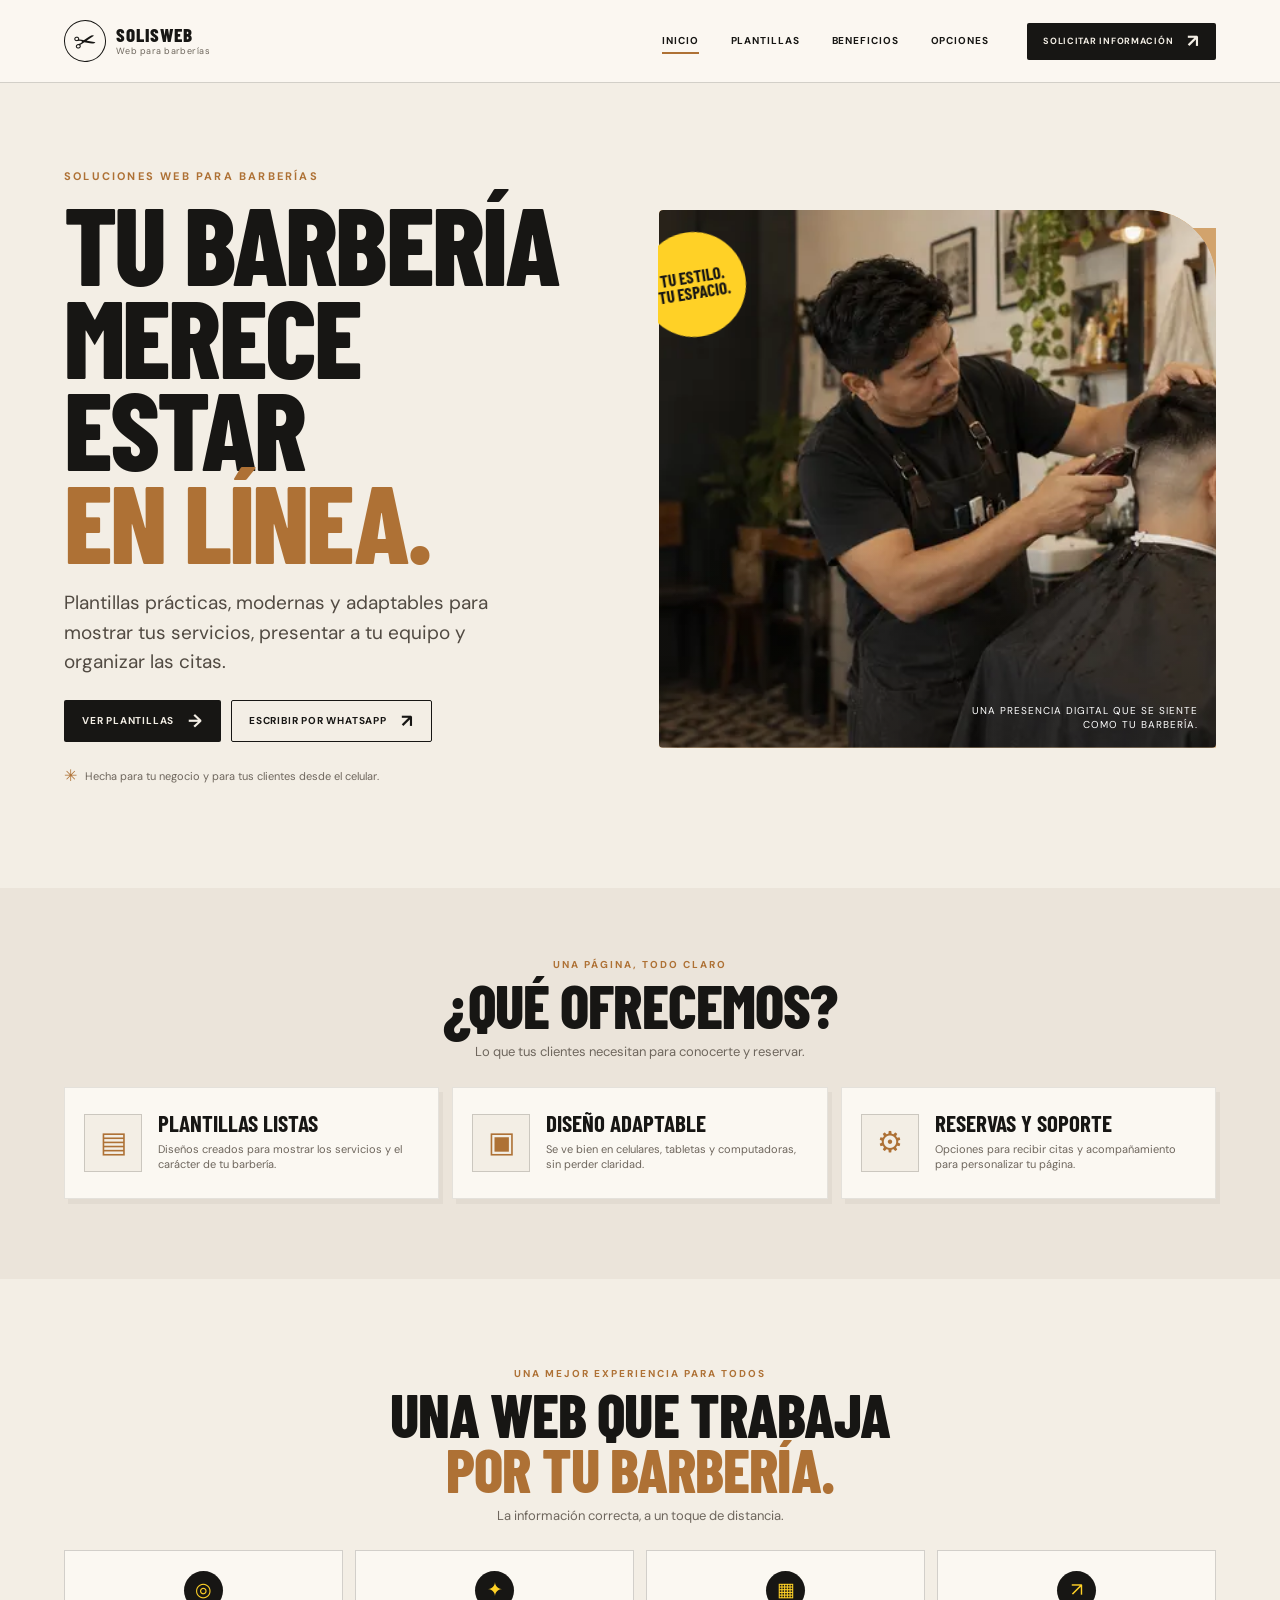
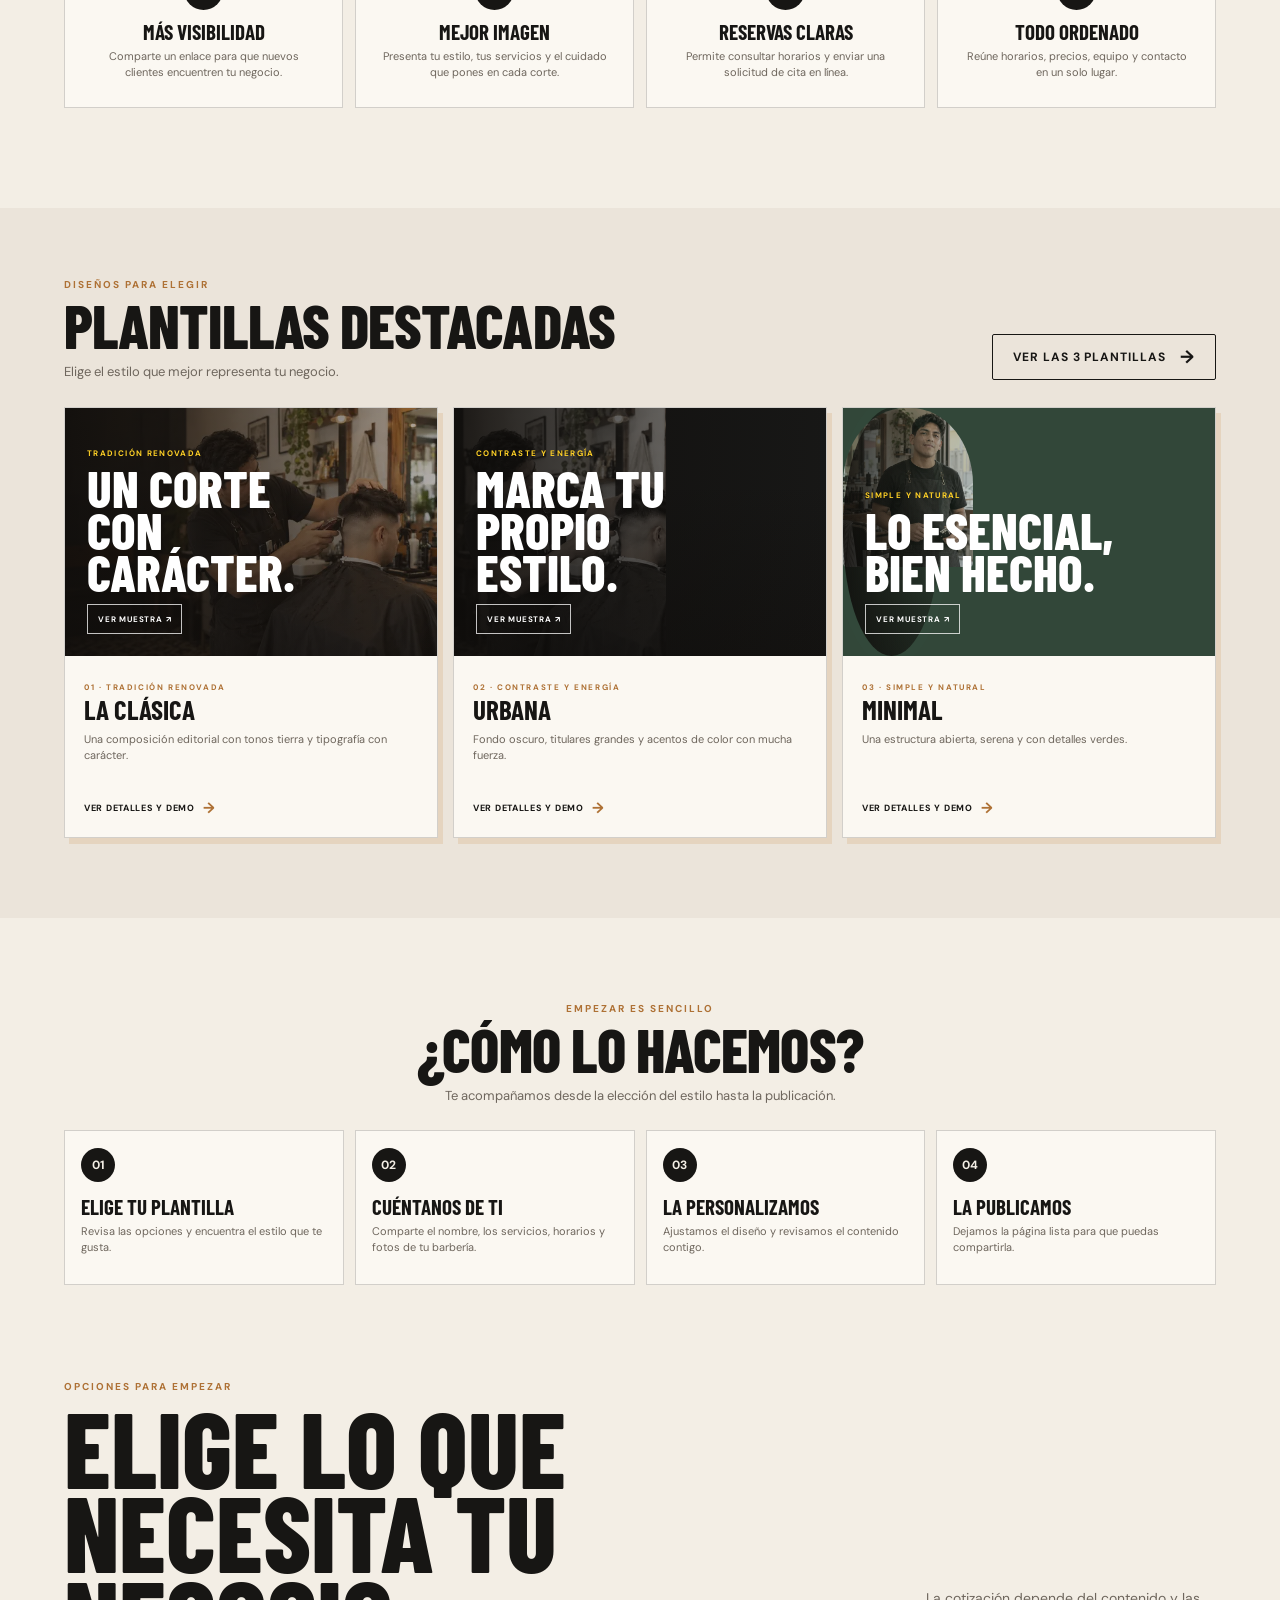
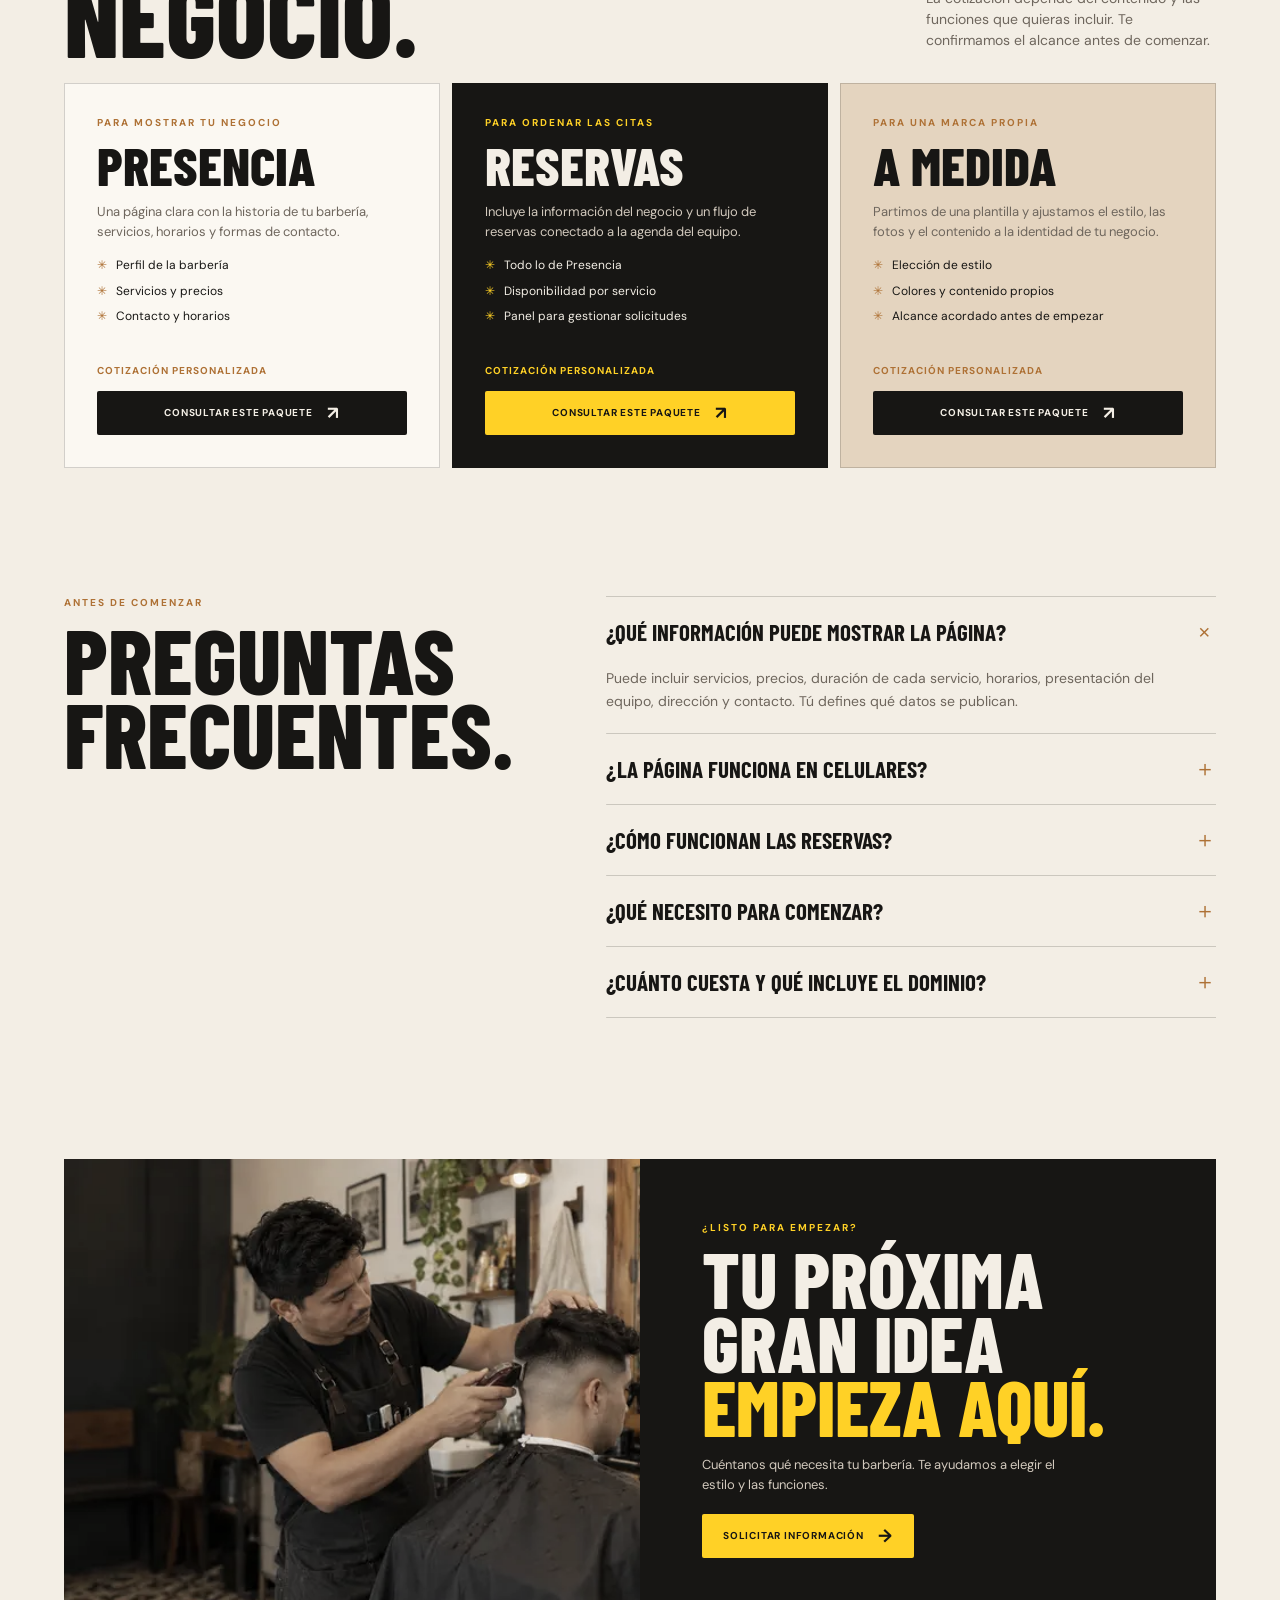
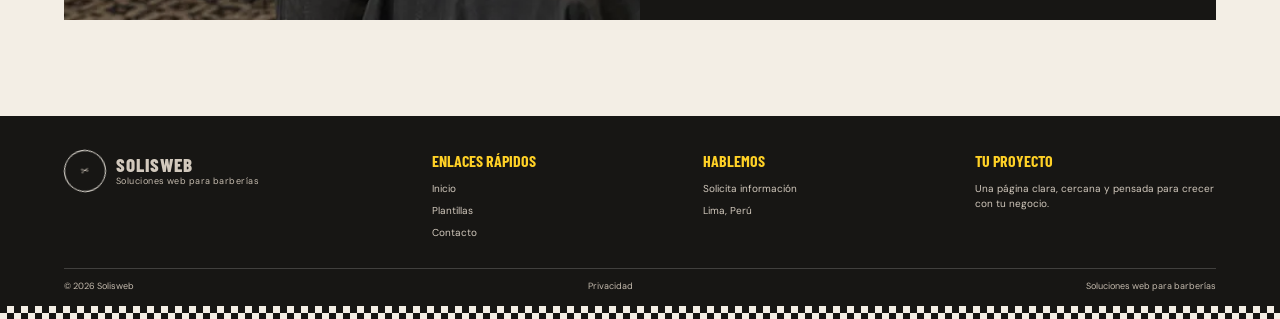
<file: preview/index.html>
<!doctype html>
<html lang="es">
<head>
  <meta charset="utf-8">
  <meta name="viewport" content="width=device-width, initial-scale=1">
  <meta name="description" content="Solisweb crea páginas web para barberías: servicios, perfiles, horarios y reservas en un solo lugar.">
  <meta property="og:type" content="website"><meta property="og:locale" content="es_PE"><meta property="og:site_name" content="Solisweb"><meta property="og:title" content="Solisweb — Webs para barberías"><meta property="og:description" content="Una página para mostrar tus servicios, presentar a tus barberos y facilitar las reservas de tus clientes.">
  <meta name="twitter:card" content="summary"><meta name="theme-color" content="#f3eee5">
  <title>Solisweb — Webs para barberías</title>
  <link rel="stylesheet" href="assets/styles.css"><script src="assets/app.js" defer></script>
</head>
<body class="home-page">
  <a class="skip-link" href="#contenido">Saltar al contenido</a><div class="scroll-progress" aria-hidden="true"></div>
  <header class="site-header" id="inicio"><nav class="nav wrap brand-nav" aria-label="Navegación principal">
    <a class="brand-lockup" href="#inicio" aria-label="Solisweb, inicio"><span class="brand-symbol" aria-hidden="true">✂</span><span><strong>SOLISWEB</strong><small>Web para barberías</small></span></a>
    <div class="nav-menu"><a class="nav-link" href="#inicio" aria-current="page">Inicio</a><a class="nav-link" href="plantillas.html">Plantillas</a><a class="nav-link" href="#beneficios">Beneficios</a><a class="nav-link" href="#paquetes">Opciones</a></div>
    <a class="button button-dark nav-cta" href="contacto.html">Solicitar información <span aria-hidden="true">↗</span></a>
  </nav></header>
  <main id="contenido">
    <section class="home-hero wrap" aria-labelledby="home-title">
      <div class="home-hero-copy reveal"><p class="eyebrow">Soluciones web para barberías</p><h1 id="home-title">Tu barbería<br>merece estar<br><em>en línea.</em></h1><p class="home-hero-lead">Plantillas prácticas, modernas y adaptables para mostrar tus servicios, presentar a tu equipo y organizar las citas.</p><div class="hero-actions"><a class="button button-dark" href="plantillas.html">Ver plantillas <span aria-hidden="true">→</span></a><a class="button button-outline" href="https://wa.me/?text=Hola%20Solisweb%2C%20quiero%20una%20p%C3%A1gina%20web%20para%20mi%20barber%C3%ADa." target="_blank" rel="noopener noreferrer">Escribir por WhatsApp <span aria-hidden="true">↗</span></a></div><p class="home-hero-note"><span aria-hidden="true">✳</span> Hecha para tu negocio y para tus clientes desde el celular.</p></div>
      <div class="home-hero-visual reveal"><picture><source type="image/webp" srcset="assets/barberia-720.webp 720w, assets/barberia-1440.webp 1440w" sizes="(max-width: 760px) calc(100vw - 36px), 48vw"><img src="assets/barberia.png" alt="Barbero realizando un corte en una barbería" fetchpriority="high" decoding="async"></picture><span class="home-hero-stamp">Tu estilo.<br>Tu espacio.</span><span class="home-hero-caption">Una presencia digital que se siente como tu barbería.</span></div>
    </section>
    <section class="home-offerings section-band"><div class="wrap"><div class="compact-heading"><p class="eyebrow">Una página, todo claro</p><h2>¿Qué ofrecemos?</h2><p>Lo que tus clientes necesitan para conocerte y reservar.</p></div><div class="offering-grid">
      <article class="offering-card"><span class="offering-icon" aria-hidden="true">▤</span><div><h3>Plantillas listas</h3><p>Diseños creados para mostrar los servicios y el carácter de tu barbería.</p></div></article>
      <article class="offering-card"><span class="offering-icon" aria-hidden="true">▣</span><div><h3>Diseño adaptable</h3><p>Se ve bien en celulares, tabletas y computadoras, sin perder claridad.</p></div></article>
      <article class="offering-card"><span class="offering-icon" aria-hidden="true">⚙</span><div><h3>Reservas y soporte</h3><p>Opciones para recibir citas y acompañamiento para personalizar tu página.</p></div></article>
    </div></div></section>
    <section class="home-benefits wrap" id="beneficios"><div class="compact-heading"><p class="eyebrow">Una mejor experiencia para todos</p><h2>Una web que trabaja<br><em>por tu barbería.</em></h2><p>La información correcta, a un toque de distancia.</p></div><div class="benefit-grid">
      <article class="benefit-card"><span aria-hidden="true">◎</span><h3>Más visibilidad</h3><p>Comparte un enlace para que nuevos clientes encuentren tu negocio.</p></article><article class="benefit-card"><span aria-hidden="true">✦</span><h3>Mejor imagen</h3><p>Presenta tu estilo, tus servicios y el cuidado que pones en cada corte.</p></article><article class="benefit-card"><span aria-hidden="true">▦</span><h3>Reservas claras</h3><p>Permite consultar horarios y enviar una solicitud de cita en línea.</p></article><article class="benefit-card"><span aria-hidden="true">↗</span><h3>Todo ordenado</h3><p>Reúne horarios, precios, equipo y contacto en un solo lugar.</p></article>
    </div></section>
    <section class="home-templates section-band" id="plantillas"><div class="wrap"><div class="section-row-heading"><div class="compact-heading"><p class="eyebrow">Diseños para elegir</p><h2>Plantillas destacadas</h2><p>Elige el estilo que mejor representa tu negocio.</p></div><a class="button button-outline" href="plantillas.html">Ver las 3 plantillas <span aria-hidden="true">→</span></a></div><div class="home-template-grid">
      <article class="home-template-card"><a class="home-template-visual template-preview-classic" href="detalle-plantilla.html?plantilla=clasica" aria-label="Ver muestra de La clásica"><img src="assets/barberia-720.webp" alt="" loading="lazy"><span class="home-template-kicker">TRADICIÓN RENOVADA</span><strong>Un corte<br>con carácter.</strong><span class="home-template-action">VER MUESTRA ↗</span></a><div class="home-template-info"><span class="eyebrow">01 · Tradición renovada</span><h3>La clásica</h3><p>Una composición editorial con tonos tierra y tipografía con carácter.</p><a class="text-arrow" href="detalle-plantilla.html?plantilla=clasica">Ver detalles y demo <span>→</span></a></div></article>
      <article class="home-template-card"><a class="home-template-visual template-preview-urban" href="detalle-plantilla.html?plantilla=urbana" aria-label="Ver muestra de Urbana"><img src="assets/barberia-720.webp" alt="" loading="lazy"><span class="home-template-kicker">CONTRASTE Y ENERGÍA</span><strong>Marca tu<br>propio estilo.</strong><span class="home-template-action">VER MUESTRA ↗</span></a><div class="home-template-info"><span class="eyebrow">02 · Contraste y energía</span><h3>Urbana</h3><p>Fondo oscuro, titulares grandes y acentos de color con mucha fuerza.</p><a class="text-arrow" href="detalle-plantilla.html?plantilla=urbana">Ver detalles y demo <span>→</span></a></div></article>
      <article class="home-template-card"><a class="home-template-visual template-preview-minimal" href="detalle-plantilla.html?plantilla=minimal" aria-label="Ver muestra de Minimal"><img src="assets/barbero-perfil-720.webp" alt="" loading="lazy"><span class="home-template-kicker">SIMPLE Y NATURAL</span><strong>Lo esencial,<br>bien hecho.</strong><span class="home-template-action">VER MUESTRA ↗</span></a><div class="home-template-info"><span class="eyebrow">03 · Simple y natural</span><h3>Minimal</h3><p>Una estructura abierta, serena y con detalles verdes.</p><a class="text-arrow" href="detalle-plantilla.html?plantilla=minimal">Ver detalles y demo <span>→</span></a></div></article>
    </div></div></section>
    <section class="home-process wrap"><div class="compact-heading"><p class="eyebrow">Empezar es sencillo</p><h2>¿Cómo lo hacemos?</h2><p>Te acompañamos desde la elección del estilo hasta la publicación.</p></div><ol class="step-grid"><li><span>01</span><h3>Elige tu plantilla</h3><p>Revisa las opciones y encuentra el estilo que te gusta.</p></li><li><span>02</span><h3>Cuéntanos de ti</h3><p>Comparte el nombre, los servicios, horarios y fotos de tu barbería.</p></li><li><span>03</span><h3>La personalizamos</h3><p>Ajustamos el diseño y revisamos el contenido contigo.</p></li><li><span>04</span><h3>La publicamos</h3><p>Dejamos la página lista para que puedas compartirla.</p></li></ol></section>
    <section class="packages wrap" id="paquetes"><div class="packages-heading reveal"><p class="eyebrow">Opciones para empezar</p><h2>Elige lo que<br>necesita tu negocio.</h2><p>La cotización depende del contenido y las funciones que quieras incluir. Te confirmamos el alcance antes de comenzar.</p></div><div class="package-grid">
      <article class="package-card reveal"><p class="eyebrow">Para mostrar tu negocio</p><h3>Presencia</h3><p>Una página clara con la historia de tu barbería, servicios, horarios y formas de contacto.</p><ul><li>Perfil de la barbería</li><li>Servicios y precios</li><li>Contacto y horarios</li></ul><span class="package-price">Cotización personalizada</span><a class="button button-dark" href="contacto.html">Consultar este paquete <span>↗</span></a></article>
      <article class="package-card reveal"><p class="eyebrow">Para ordenar las citas</p><h3>Reservas</h3><p>Incluye la información del negocio y un flujo de reservas conectado a la agenda del equipo.</p><ul><li>Todo lo de Presencia</li><li>Disponibilidad por servicio</li><li>Panel para gestionar solicitudes</li></ul><span class="package-price">Cotización personalizada</span><a class="button button-dark" href="contacto.html">Consultar este paquete <span>↗</span></a></article>
      <article class="package-card reveal"><p class="eyebrow">Para una marca propia</p><h3>A medida</h3><p>Partimos de una plantilla y ajustamos el estilo, las fotos y el contenido a la identidad de tu negocio.</p><ul><li>Elección de estilo</li><li>Colores y contenido propios</li><li>Alcance acordado antes de empezar</li></ul><span class="package-price">Cotización personalizada</span><a class="button button-dark" href="contacto.html">Consultar este paquete <span>↗</span></a></article>
    </div></section>
    <section class="faq wrap" id="preguntas"><div class="faq-heading reveal"><p class="eyebrow">Antes de comenzar</p><h2>Preguntas<br>frecuentes.</h2></div><div class="faq-list"><details class="faq-item reveal" open><summary>¿Qué información puede mostrar la página?<span>＋</span></summary><p>Puede incluir servicios, precios, duración de cada servicio, horarios, presentación del equipo, dirección y contacto. Tú defines qué datos se publican.</p></details><details class="faq-item reveal"><summary>¿La página funciona en celulares?<span>＋</span></summary><p>Sí. El diseño se adapta a pantallas pequeñas y los botones de contacto y reserva se pueden usar desde el celular.</p></details><details class="faq-item reveal"><summary>¿Cómo funcionan las reservas?<span>＋</span></summary><p>El cliente envía una solicitud con el servicio, el barbero y un horario disponible. La cita queda pendiente hasta que la barbería la confirme.</p></details><details class="faq-item reveal"><summary>¿Qué necesito para comenzar?<span>＋</span></summary><p>El nombre de la barbería, sus servicios y precios, horarios, formas de contacto y, si tienes, fotos o logotipo. Podemos acordar qué material falta antes de empezar.</p></details><details class="faq-item reveal"><summary>¿Cuánto cuesta y qué incluye el dominio?<span>＋</span></summary><p>El costo se cotiza según el contenido y las funciones que necesites. El dominio y el alojamiento se especifican en la cotización antes de iniciar.</p></details></div></section>
    <section class="home-contact wrap" id="contacto"><div class="home-contact-image"><picture><source type="image/webp" srcset="assets/barberia-720.webp 720w, assets/barberia-1440.webp 1440w" sizes="(max-width: 760px) 100vw, 48vw"><img src="assets/barberia.png" alt="Interior cálido de una barbería" loading="lazy"></picture></div><div class="home-contact-copy"><p class="eyebrow">¿Listo para empezar?</p><h2>Tu próxima<br>gran idea<br><em>empieza aquí.</em></h2><p>Cuéntanos qué necesita tu barbería. Te ayudamos a elegir el estilo y las funciones.</p><a class="button button-light" href="contacto.html">Solicitar información <span>→</span></a></div></section>
  </main>
  <footer class="site-footer"><div class="wrap site-footer-main"><a class="brand-lockup footer-lockup" href="#inicio"><span class="brand-symbol" aria-hidden="true">✂</span><span><strong>SOLISWEB</strong><small>Soluciones web para barberías</small></span></a><div><h2>Enlaces rápidos</h2><a href="#inicio">Inicio</a><a href="plantillas.html">Plantillas</a><a href="contacto.html">Contacto</a></div><div><h2>Hablemos</h2><a href="contacto.html">Solicita información</a><span>Lima, Perú</span></div><div><h2>Tu proyecto</h2><p>Una página clara, cercana y pensada para crecer con tu negocio.</p></div></div><div class="wrap site-footer-bottom"><span>© 2026 Solisweb</span><a href="privacidad.html">Privacidad</a><span>Soluciones web para barberías</span></div></footer>
  <div class="checker" aria-hidden="true"></div>
</body>
</html>
</file>
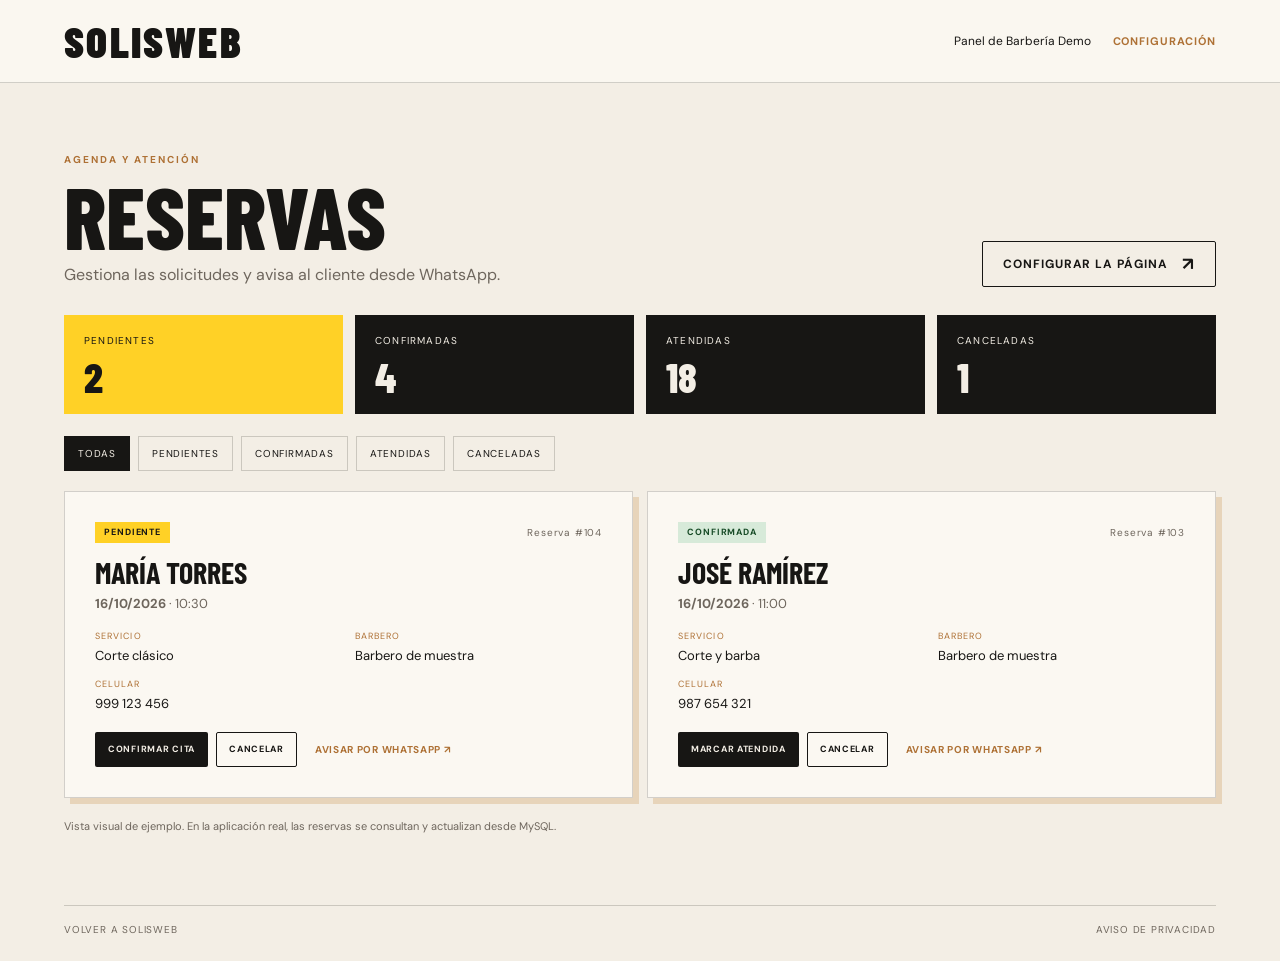
<file: preview/admin.html>
<!doctype html><html lang="es"><head><meta charset="utf-8"><meta name="viewport" content="width=device-width, initial-scale=1"><meta name="theme-color" content="#f3eee5"><title>Reservas · Administración Solisweb</title><link rel="stylesheet" href="assets/styles.css"></head><body class="admin-page"><header class="admin-header"><div class="wrap admin-header-inner"><a class="wordmark admin-wordmark" href="index.html">SOLISWEB</a><div><span>Panel de Barbería Demo</span><a class="admin-link-button" href="configuracion.html">Configuración</a></div></div></header><main class="wrap admin-main"><div class="admin-title-row"><div><p class="eyebrow">Agenda y atención</p><h1>Reservas</h1><p>Gestiona las solicitudes y avisa al cliente desde WhatsApp.</p></div><a class="button button-outline" href="configuracion.html">Configurar la página <span aria-hidden="true">↗</span></a></div><section class="admin-stats"><article><span>Pendientes</span><strong>2</strong></article><article><span>Confirmadas</span><strong>4</strong></article><article><span>Atendidas</span><strong>18</strong></article><article><span>Canceladas</span><strong>1</strong></article></section><nav class="admin-filters"><a class="is-active">Todas</a><a>Pendientes</a><a>Confirmadas</a><a>Atendidas</a><a>Canceladas</a></nav><section class="admin-reservations"><article class="admin-reservation"><div class="admin-reservation-top"><span class="status-pill status-pendiente">Pendiente</span><span class="admin-reservation-code">Reserva #104</span></div><h2>María Torres</h2><p class="admin-reservation-time"><strong>16/10/2026</strong> · 10:30</p><dl><div><dt>Servicio</dt><dd>Corte clásico</dd></div><div><dt>Barbero</dt><dd>Barbero de muestra</dd></div><div><dt>Celular</dt><dd>999 123 456</dd></div></dl><div class="admin-reservation-actions"><button class="button button-dark" type="button">Confirmar cita</button><button class="button button-outline" type="button">Cancelar</button><a class="admin-whatsapp" href="#">Avisar por WhatsApp ↗</a></div></article><article class="admin-reservation"><div class="admin-reservation-top"><span class="status-pill status-confirmada">Confirmada</span><span class="admin-reservation-code">Reserva #103</span></div><h2>José Ramírez</h2><p class="admin-reservation-time"><strong>16/10/2026</strong> · 11:00</p><dl><div><dt>Servicio</dt><dd>Corte y barba</dd></div><div><dt>Barbero</dt><dd>Barbero de muestra</dd></div><div><dt>Celular</dt><dd>987 654 321</dd></div></dl><div class="admin-reservation-actions"><button class="button button-dark" type="button">Marcar atendida</button><button class="button button-outline" type="button">Cancelar</button><a class="admin-whatsapp" href="#">Avisar por WhatsApp ↗</a></div></article></section><p class="admin-footnote">Vista visual de ejemplo. En la aplicación real, las reservas se consultan y actualizan desde MySQL.</p></main><footer class="admin-footer wrap"><a href="index.html">Volver a Solisweb</a><a href="privacidad.html">Aviso de privacidad</a></footer></body></html>
</file>
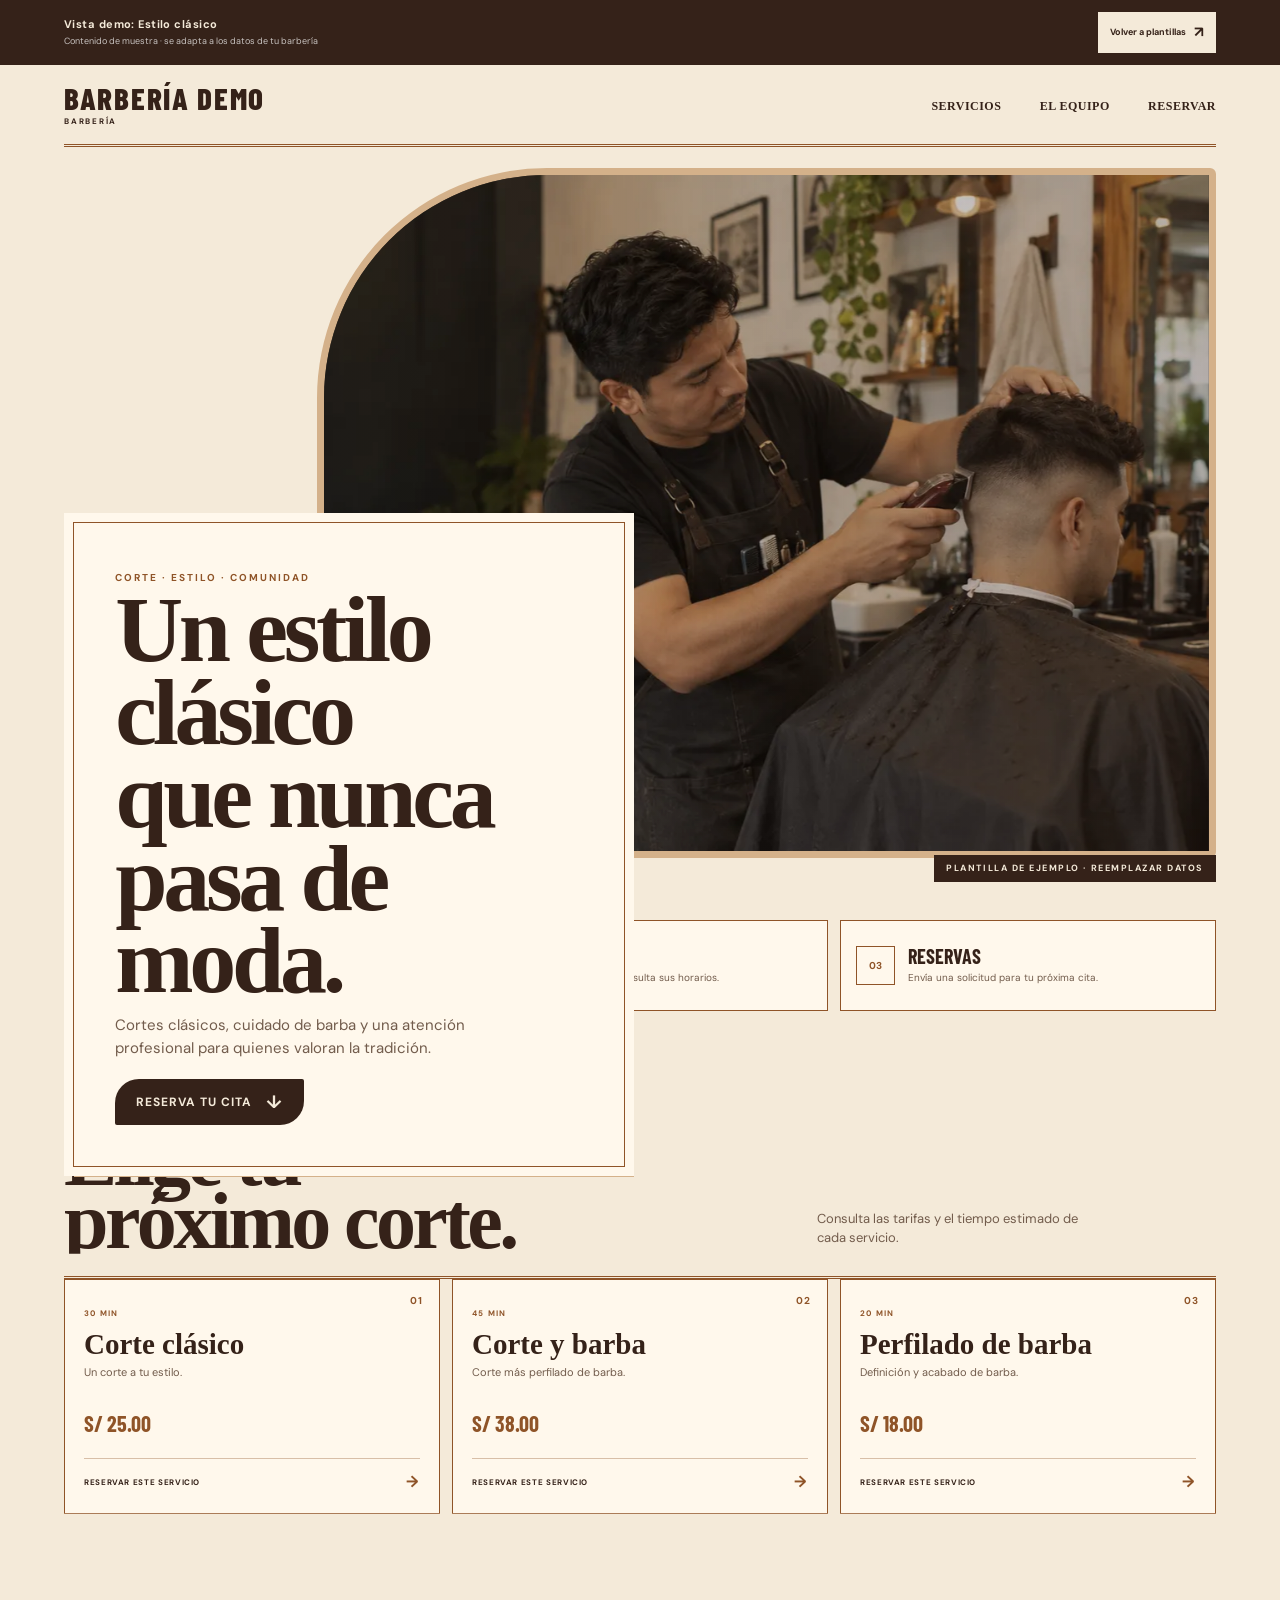
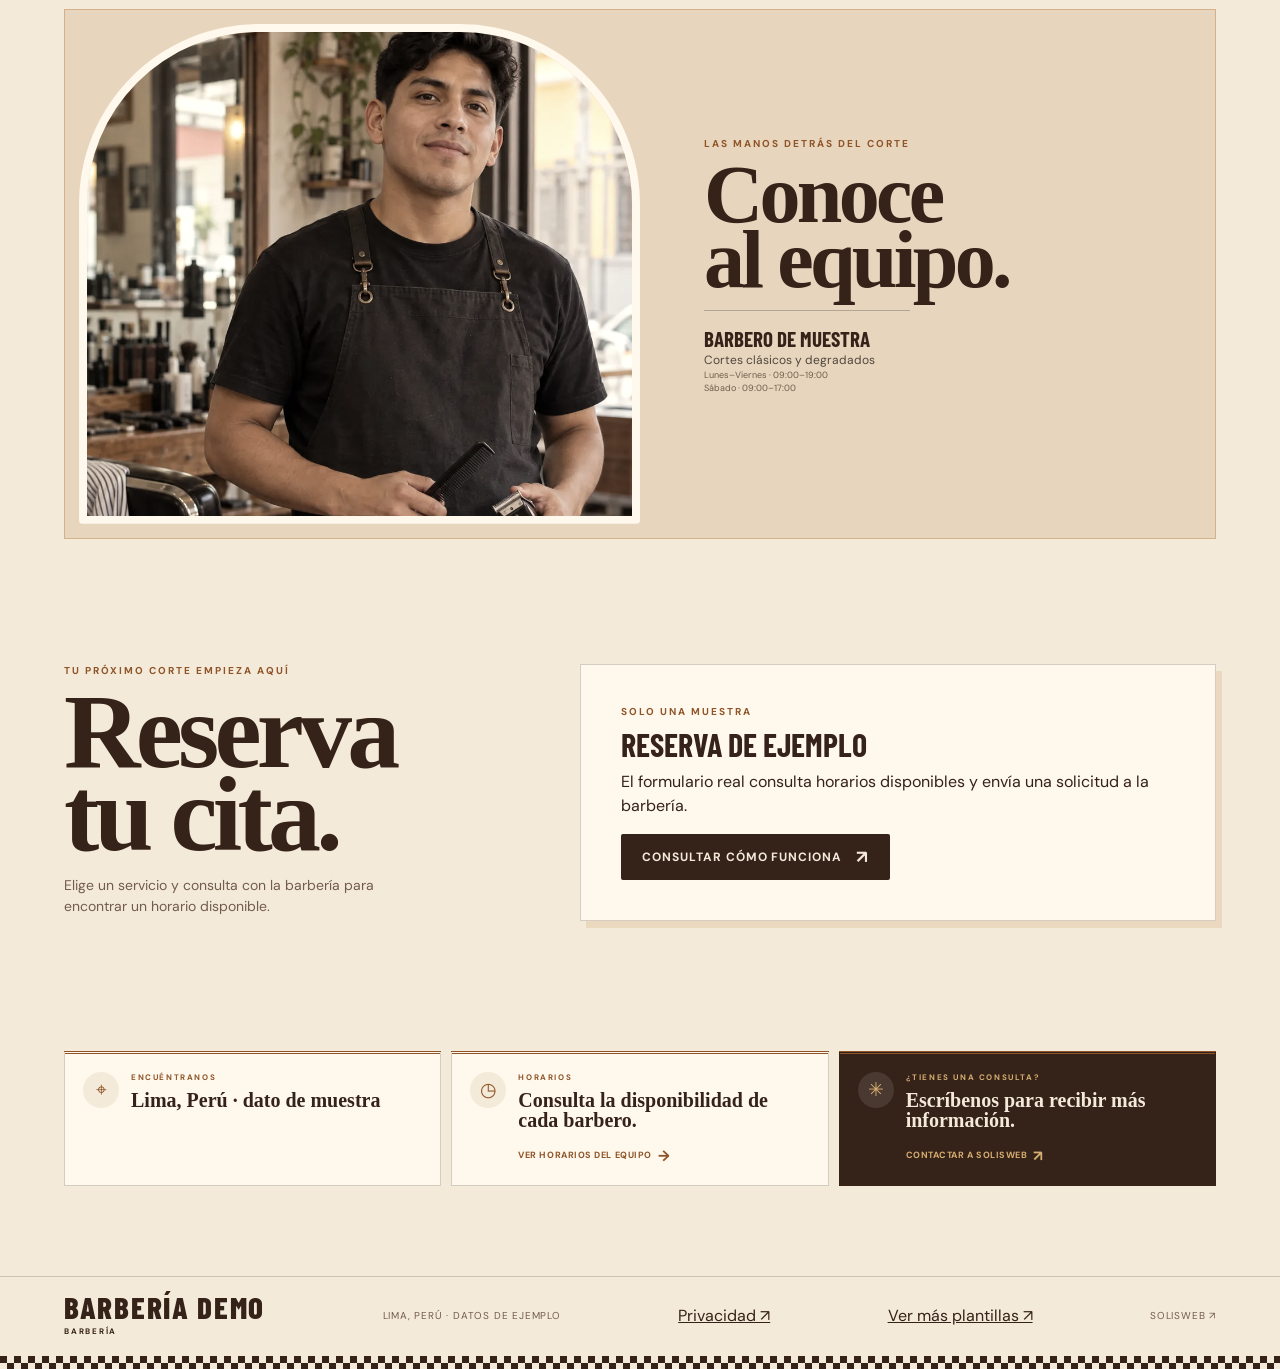
<file: preview/barberia.html>
<!doctype html>
<html lang="es">
<head><meta charset="utf-8"><meta name="viewport" content="width=device-width, initial-scale=1"><meta name="description" content="Vista de ejemplo de servicios, barberos y reservas de Barbería Demo."><meta property="og:type" content="business.business"><meta property="og:locale" content="es_PE"><meta property="og:site_name" content="Solisweb"><meta property="og:title" content="Barbería Demo · Solisweb"><meta property="og:description" content="Vista de ejemplo de servicios, equipo y reservas."><meta name="twitter:card" content="summary"><meta name="theme-color" content="#f3eee5"><title>Barbería Demo · Solisweb</title><link rel="stylesheet" href="assets/styles.css"><script src="assets/app.js" defer></script></head>
<body class="shop-page template-clasica"><a class="skip-link" href="#contenido">Saltar al contenido</a><div class="scroll-progress" aria-hidden="true"></div>
<aside class="preview-ribbon"><div><strong data-template-label>Vista demo: Estilo clásico</strong><span>Contenido de muestra · se adapta a los datos de tu barbería</span></div><a href="plantillas.html" target="_top">Volver a plantillas <span aria-hidden="true">↗</span></a></aside>
<header class="shop-header wrap" id="inicio"><a class="shop-logo" href="#inicio">Barbería Demo<small>BARBERÍA</small></a><nav class="shop-nav" aria-label="Navegación de la barbería"><a href="#servicios">Servicios</a><a href="#equipo">El equipo</a><a href="#reserva">Reservar</a></nav></header>
<main id="contenido">
  <section class="shop-hero wrap"><div class="shop-hero-photo image-frame"><picture><source type="image/webp" srcset="assets/barberia-720.webp 720w, assets/barberia-1440.webp 1440w" sizes="(max-width: 760px) calc(100vw - 36px), 70vw"><img src="assets/barberia.png" alt="Barbero trabajando en un corte" fetchpriority="high"></picture></div><div class="shop-hero-content reveal"><span class="eyebrow">Corte · Estilo · Comunidad</span><h1 data-shop-headline>Un estilo clásico<br>que nunca pasa de moda.</h1><p data-shop-description>Cortes clásicos, cuidado de barba y una atención profesional para quienes valoran la tradición.</p><a class="button button-dark" href="#reserva">Reserva tu cita <span aria-hidden="true">↓</span></a></div><span class="demo-label">PLANTILLA DE EJEMPLO · REEMPLAZAR DATOS</span></section>
  <section class="shop-highlights wrap" aria-label="Lo que puedes encontrar en esta página"><article><span>01</span><div><h2>Servicios</h2><p>Tarifas y duración en un solo lugar.</p></div></article><article><span>02</span><div><h2>Barberos</h2><p>Conoce al equipo y consulta sus horarios.</p></div></article><article><span>03</span><div><h2>Reservas</h2><p>Envía una solicitud para tu próxima cita.</p></div></article></section>
  <section class="shop-services wrap" id="servicios"><div class="section-heading reveal"><p class="eyebrow">Nuestros servicios</p><h2>Elige tu<br>próximo corte.</h2><p class="section-note">Consulta las tarifas y el tiempo estimado de cada servicio.</p></div><div class="service-list">
    <article class="service-row reveal"><span class="service-card-number">01</span><div><span>30 MIN</span><h3>Corte clásico</h3><p>Un corte a tu estilo.</p></div><strong>S/ 25.00</strong><a href="#reserva">Reservar este servicio <span>→</span></a></article>
    <article class="service-row reveal"><span class="service-card-number">02</span><div><span>45 MIN</span><h3>Corte y barba</h3><p>Corte más perfilado de barba.</p></div><strong>S/ 38.00</strong><a href="#reserva">Reservar este servicio <span>→</span></a></article>
    <article class="service-row reveal"><span class="service-card-number">03</span><div><span>20 MIN</span><h3>Perfilado de barba</h3><p>Definición y acabado de barba.</p></div><strong>S/ 18.00</strong><a href="#reserva">Reservar este servicio <span>→</span></a></article>
  </div></section>
  <section class="barber-showcase wrap" id="equipo"><div class="barber-photo reveal"><picture><source type="image/webp" srcset="assets/barbero-perfil-720.webp 480w, assets/barbero-perfil-1440.webp 960w" sizes="(max-width: 760px) 100vw, 50vw"><img src="assets/barbero-perfil.png" alt="Barbero de muestra" loading="lazy"></picture></div><div class="barber-copy reveal"><p class="eyebrow">Las manos detrás del corte</p><h2>Conoce<br>al equipo.</h2><div class="barber-name-list"><div class="barber-name"><strong>Barbero de muestra</strong><span>Cortes clásicos y degradados</span><small>Lunes–Viernes · 09:00–19:00</small><small>Sábado · 09:00–17:00</small></div></div></div></section>
  <section class="booking wrap" id="reserva"><div class="booking-intro reveal"><p class="eyebrow">Tu próximo corte empieza aquí</p><h2>Reserva<br>tu cita.</h2><p>Elige un servicio y consulta con la barbería para encontrar un horario disponible.</p></div><div class="booking-preview-note"><p class="eyebrow">Solo una muestra</p><h3>Reserva de ejemplo</h3><p>El formulario real consulta horarios disponibles y envía una solicitud a la barbería.</p><a class="button button-dark" href="contacto.html">Consultar cómo funciona <span>↗</span></a></div></section>
  <section class="shop-contact wrap" aria-label="Información de contacto"><article class="shop-contact-card"><span class="shop-contact-icon">⌖</span><div><p class="eyebrow">Encuéntranos</p><h2>Lima, Perú · dato de muestra</h2></div></article><article class="shop-contact-card"><span class="shop-contact-icon">◷</span><div><p class="eyebrow">Horarios</p><h2>Consulta la disponibilidad de cada barbero.</h2><a href="#equipo">Ver horarios del equipo <span>→</span></a></div></article><article class="shop-contact-card shop-contact-cta"><span class="shop-contact-icon">✳</span><div><p class="eyebrow">¿Tienes una consulta?</p><h2>Escríbenos para recibir más información.</h2><a href="contacto.html">Contactar a Solisweb <span>↗</span></a></div></article></section>
</main>
<footer class="shop-footer"><div class="wrap"><a class="shop-logo" href="#inicio">Barbería Demo<small>BARBERÍA</small></a><span>Lima, Perú · datos de ejemplo</span><a href="privacidad.html">Privacidad ↗</a><a href="plantillas.html">Ver más plantillas ↗</a><a href="index.html">Solisweb ↗</a></div><div class="checker" aria-hidden="true"></div></footer>
</body></html>
</file>
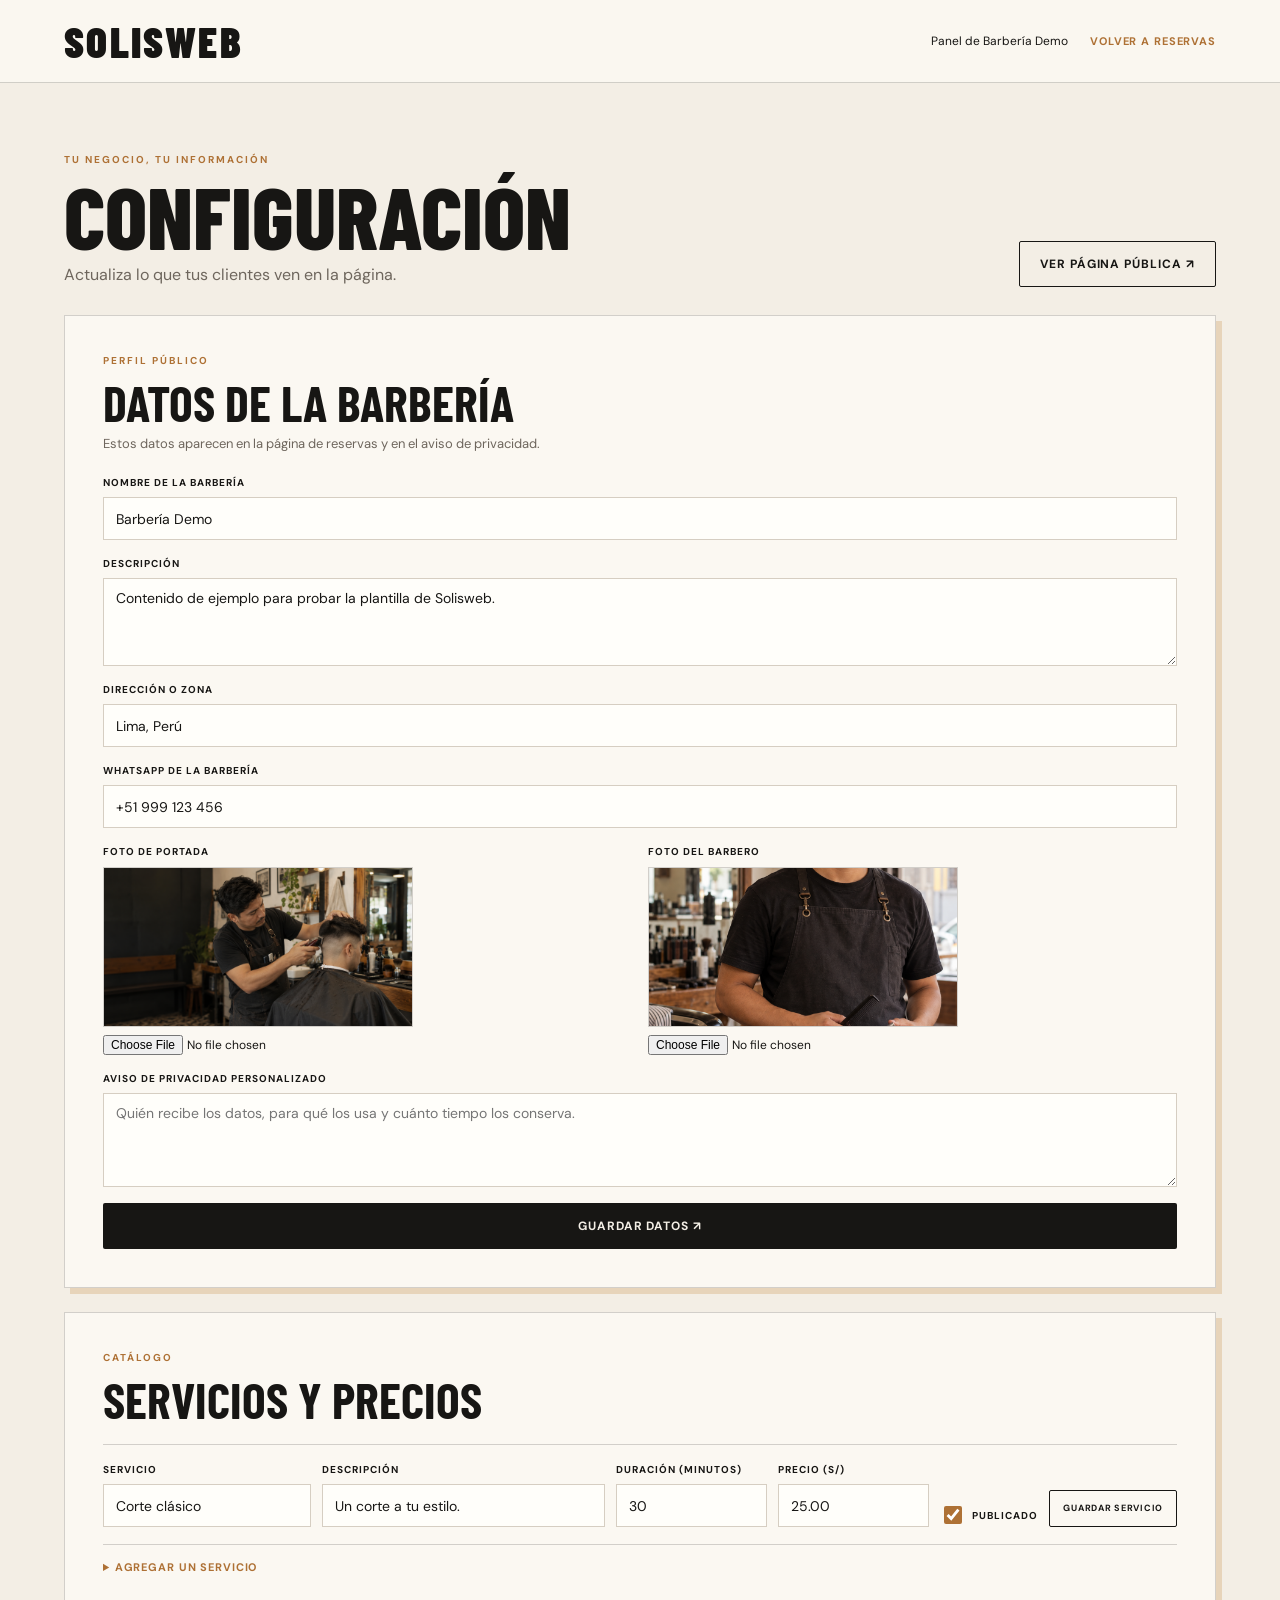
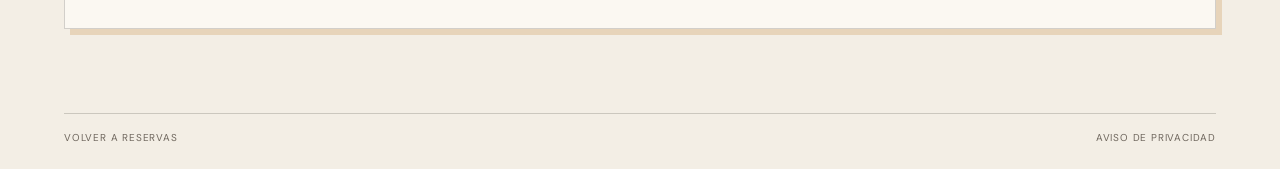
<file: preview/configuracion.html>
<!doctype html><html lang="es"><head><meta charset="utf-8"><meta name="viewport" content="width=device-width, initial-scale=1"><meta name="theme-color" content="#f3eee5"><title>Configuración · Solisweb</title><link rel="stylesheet" href="assets/styles.css"></head><body class="admin-page"><header class="admin-header"><div class="wrap admin-header-inner"><a class="wordmark admin-wordmark" href="admin.html">SOLISWEB</a><div><span>Panel de Barbería Demo</span><a class="admin-link-button" href="admin.html">Volver a reservas</a></div></div></header><main class="wrap admin-main"><div class="admin-title-row"><div><p class="eyebrow">Tu negocio, tu información</p><h1>Configuración</h1><p>Actualiza lo que tus clientes ven en la página.</p></div><a class="button button-outline" href="barberia.html">Ver página pública ↗</a></div><section class="admin-settings-card"><div class="admin-section-heading"><p class="eyebrow">Perfil público</p><h2>Datos de la barbería</h2><p>Estos datos aparecen en la página de reservas y en el aviso de privacidad.</p></div><form class="admin-settings-form"><label>Nombre de la barbería<input value="Barbería Demo"></label><label>Descripción<textarea rows="3">Contenido de ejemplo para probar la plantilla de Solisweb.</textarea></label><label>Dirección o zona<input value="Lima, Perú"></label><label>WhatsApp de la barbería<input value="+51 999 123 456"></label><div class="admin-upload-grid"><label>Foto de portada<img class="admin-image-preview" src="assets/barberia.png" alt="Foto de portada actual"><input type="file"></label><label>Foto del barbero<img class="admin-image-preview" src="assets/barbero-perfil.png" alt="Foto del barbero actual"><input type="file"></label></div><label>Aviso de privacidad personalizado<textarea rows="4" placeholder="Quién recibe los datos, para qué los usa y cuánto tiempo los conserva."></textarea></label><button class="button button-dark" type="button">Guardar datos ↗</button></form></section><section class="admin-settings-card"><div class="admin-section-heading"><p class="eyebrow">Catálogo</p><h2>Servicios y precios</h2></div><div class="admin-record-form"><label>Servicio<input value="Corte clásico"></label><label>Descripción<input value="Un corte a tu estilo."></label><label>Duración (minutos)<input value="30"></label><label>Precio (S/)<input value="25.00"></label><label class="admin-checkbox"><input type="checkbox" checked> Publicado</label><button class="button button-outline" type="button">Guardar servicio</button></div><details class="admin-add-details"><summary>Agregar un servicio</summary></details></section></main><footer class="admin-footer wrap"><a href="admin.html">Volver a reservas</a><a href="privacidad.html">Aviso de privacidad</a></footer></body></html>
</file>
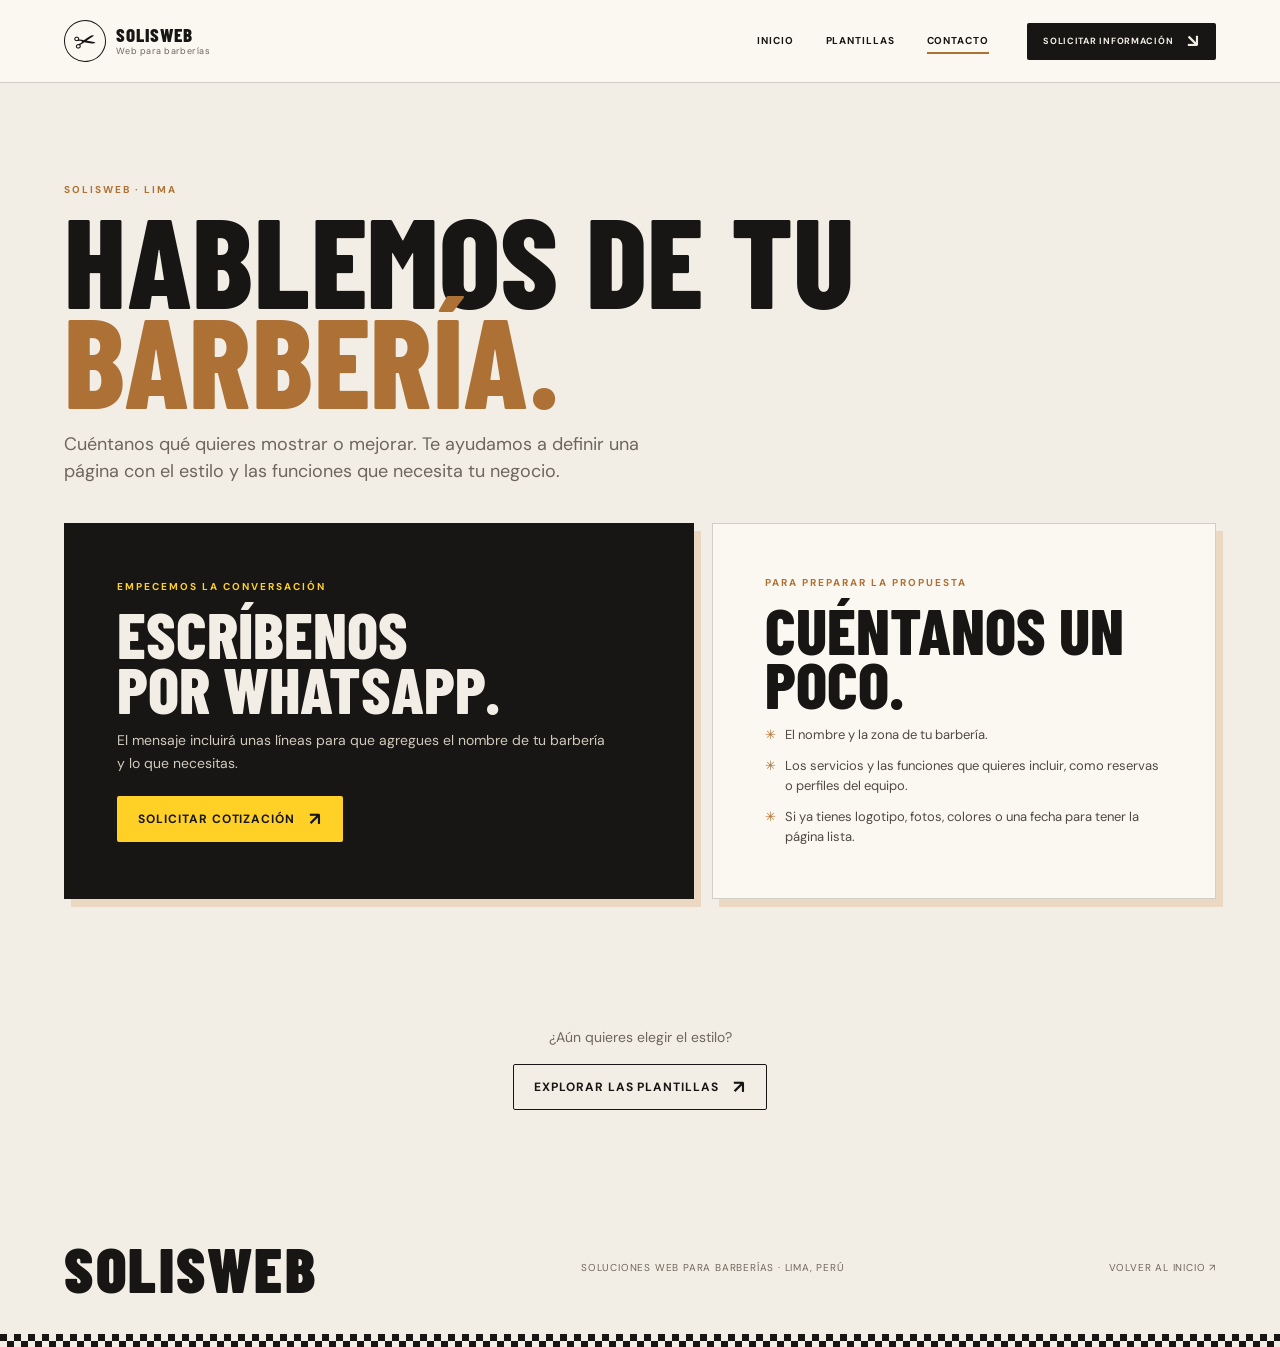
<file: preview/contacto.html>
<!doctype html>
<html lang="es">
<head>
  <meta charset="utf-8">
  <meta name="viewport" content="width=device-width, initial-scale=1">
  <meta name="description" content="Conversa con Solisweb sobre una página web para tu barbería. Cuéntanos qué necesitas y solicita una cotización.">
  <meta property="og:type" content="website">
  <meta property="og:locale" content="es_PE">
  <meta property="og:site_name" content="Solisweb">
  <meta property="og:title" content="Contacto · Solisweb">
  <meta property="og:description" content="Hablemos de una página para tu barbería y preparemos una cotización según lo que necesitas.">
  <meta name="twitter:card" content="summary">
  <meta name="theme-color" content="#f3eee5">
  <title>Contacto · Solisweb</title>
  <link rel="stylesheet" href="assets/styles.css">
  <script src="assets/app.js" defer></script>
</head>
<body class="contact-page">
  <a class="skip-link" href="#contenido">Saltar al contenido</a>
  <div class="scroll-progress" aria-hidden="true"></div>
  <header class="site-header" id="inicio">
    <nav class="nav wrap brand-nav" aria-label="Navegación principal">
      <a class="brand-lockup" href="index.html" aria-label="Solisweb, inicio"><span class="brand-symbol" aria-hidden="true">✂</span><span><strong>SOLISWEB</strong><small>Web para barberías</small></span></a>
      <div class="nav-menu"><a class="nav-link" href="index.html">Inicio</a><a class="nav-link" href="plantillas.html">Plantillas</a><a class="nav-link" href="contacto.html" aria-current="page">Contacto</a></div>
      <a class="button button-dark nav-cta" href="#contenido">Solicitar información <span aria-hidden="true">↘</span></a>
    </nav>
  </header>
  <main id="contenido">
    <section class="contact-page-intro wrap">
      <p class="eyebrow">Solisweb · Lima</p>
      <h1>Hablemos de tu<br><em>barbería.</em></h1>
      <p>Cuéntanos qué quieres mostrar o mejorar. Te ayudamos a definir una página con el estilo y las funciones que necesita tu negocio.</p>
    </section>
    <section class="contact-page-grid wrap" aria-label="Cómo solicitar una cotización">
      <div class="contact-page-card contact-page-card-dark">
        <p class="eyebrow" data-contact-template-label>Empecemos la conversación</p>
        <h2>Escríbenos<br>por WhatsApp.</h2>
        <p>El mensaje incluirá unas líneas para que agregues el nombre de tu barbería y lo que necesitas.</p>
        <a class="button button-light" data-contact-whatsapp href="https://wa.me/?text=Hola%20Solisweb%2C%20quiero%20cotizar%20una%20p%C3%A1gina%20web%20para%20mi%20barber%C3%ADa.%20El%20nombre%20de%20mi%20barber%C3%ADa%20es%3A%20____.%20Necesito%3A%20____." target="_blank" rel="noopener noreferrer">Solicitar cotización <span aria-hidden="true">↗</span></a>
      </div>
      <div class="contact-page-card">
        <p class="eyebrow">Para preparar la propuesta</p>
        <h2>Cuéntanos un poco.</h2>
        <ul>
          <li>El nombre y la zona de tu barbería.</li>
          <li>Los servicios y las funciones que quieres incluir, como reservas o perfiles del equipo.</li>
          <li>Si ya tienes logotipo, fotos, colores o una fecha para tener la página lista.</li>
        </ul>
      </div>
    </section>
    <section class="contact-page-back wrap">
      <p>¿Aún quieres elegir el estilo?</p>
      <a class="button button-outline" href="plantillas.html">Explorar las plantillas <span aria-hidden="true">↗</span></a>
    </section>
  </main>
  <footer class="footer wrap"><a class="footer-brand" href="index.html">SOLISWEB</a><span>Soluciones web para barberías · Lima, Perú</span><a href="index.html">Volver al inicio ↗</a></footer>
  <div class="checker" aria-hidden="true"></div>
</body>
</html>
</file>
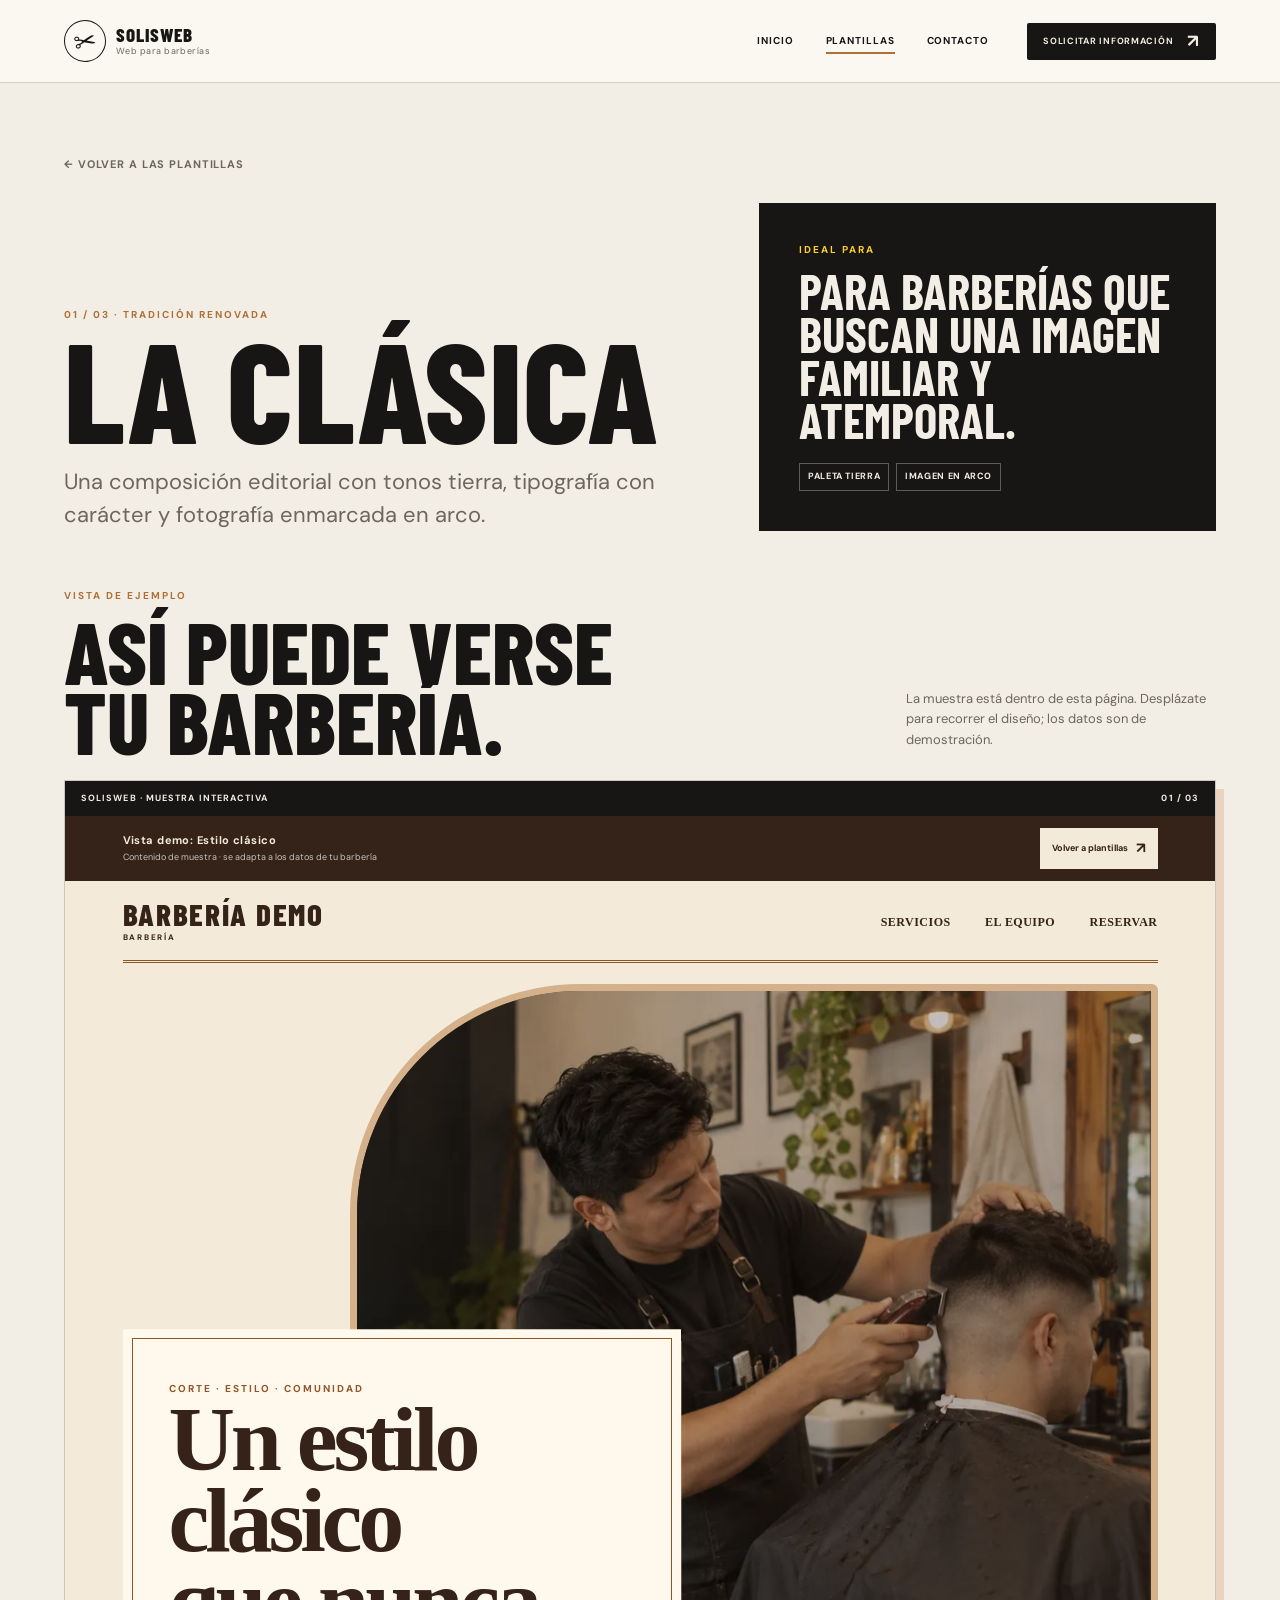
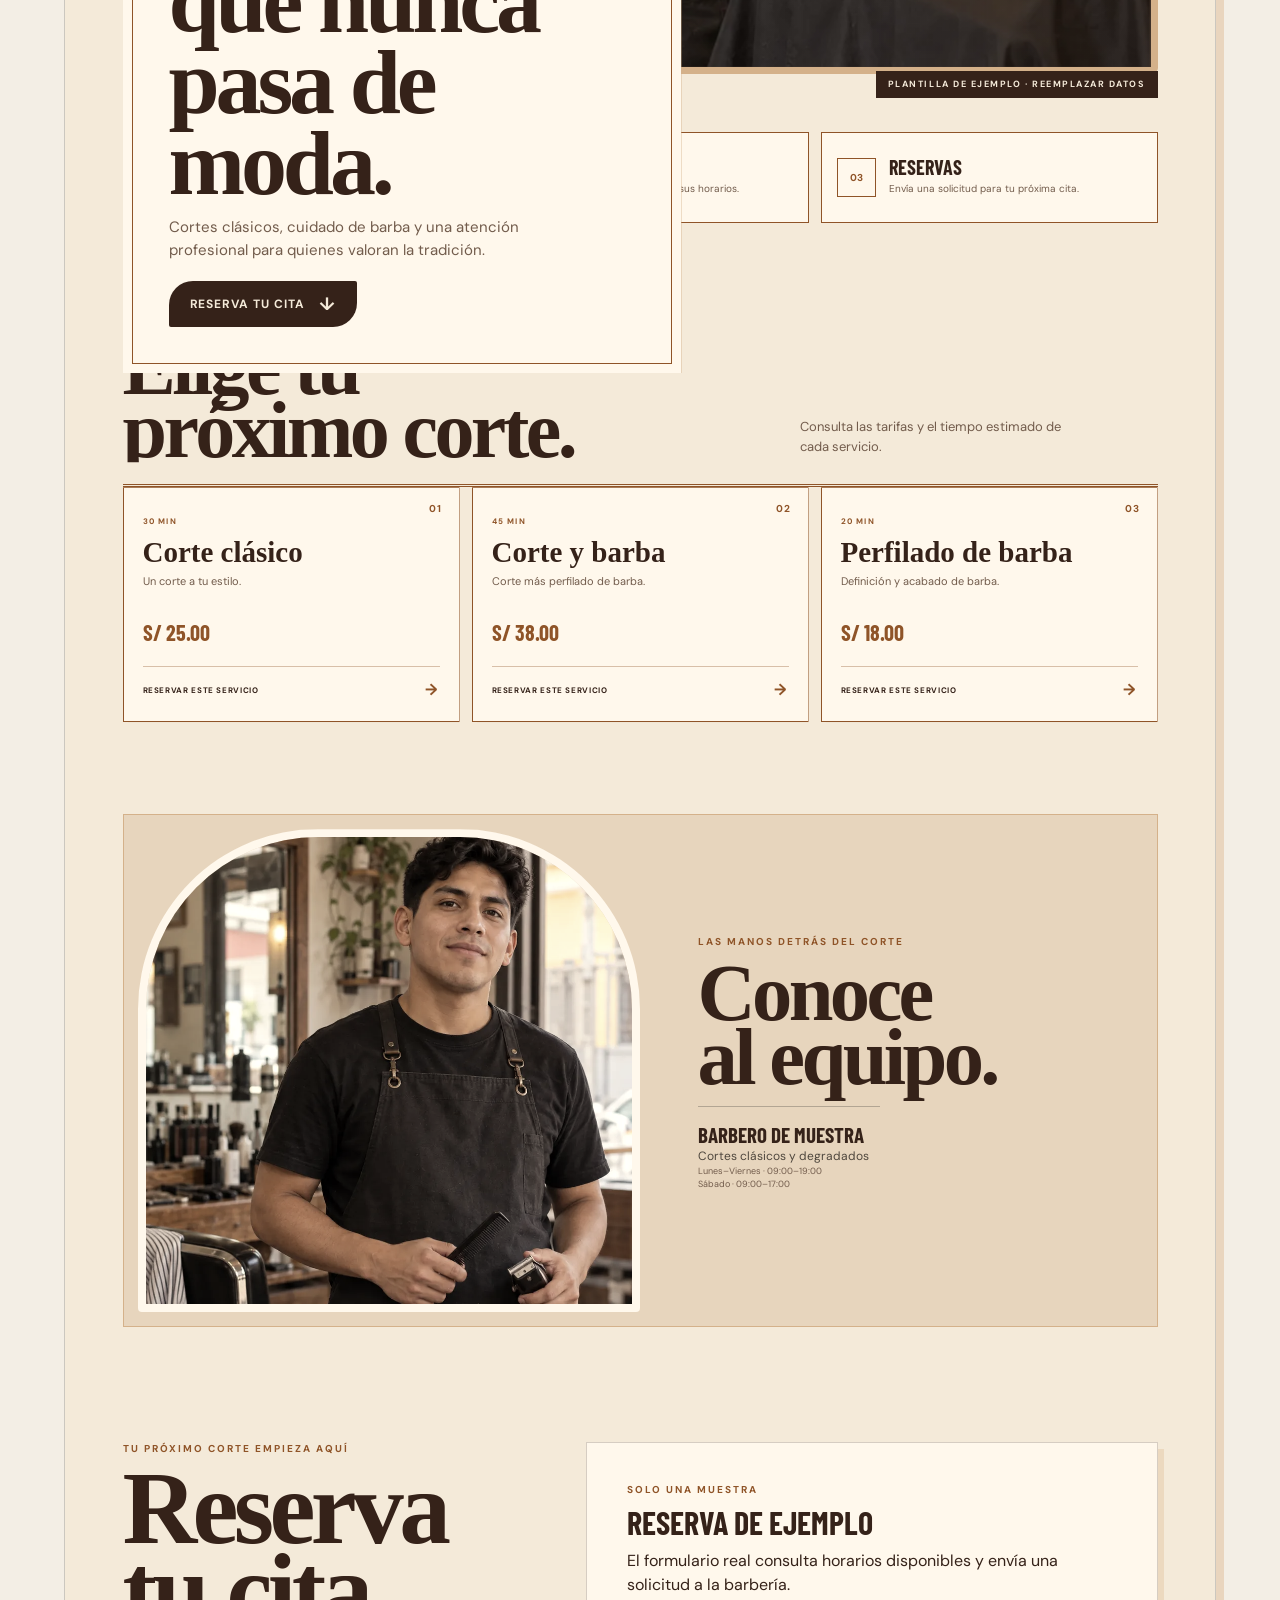
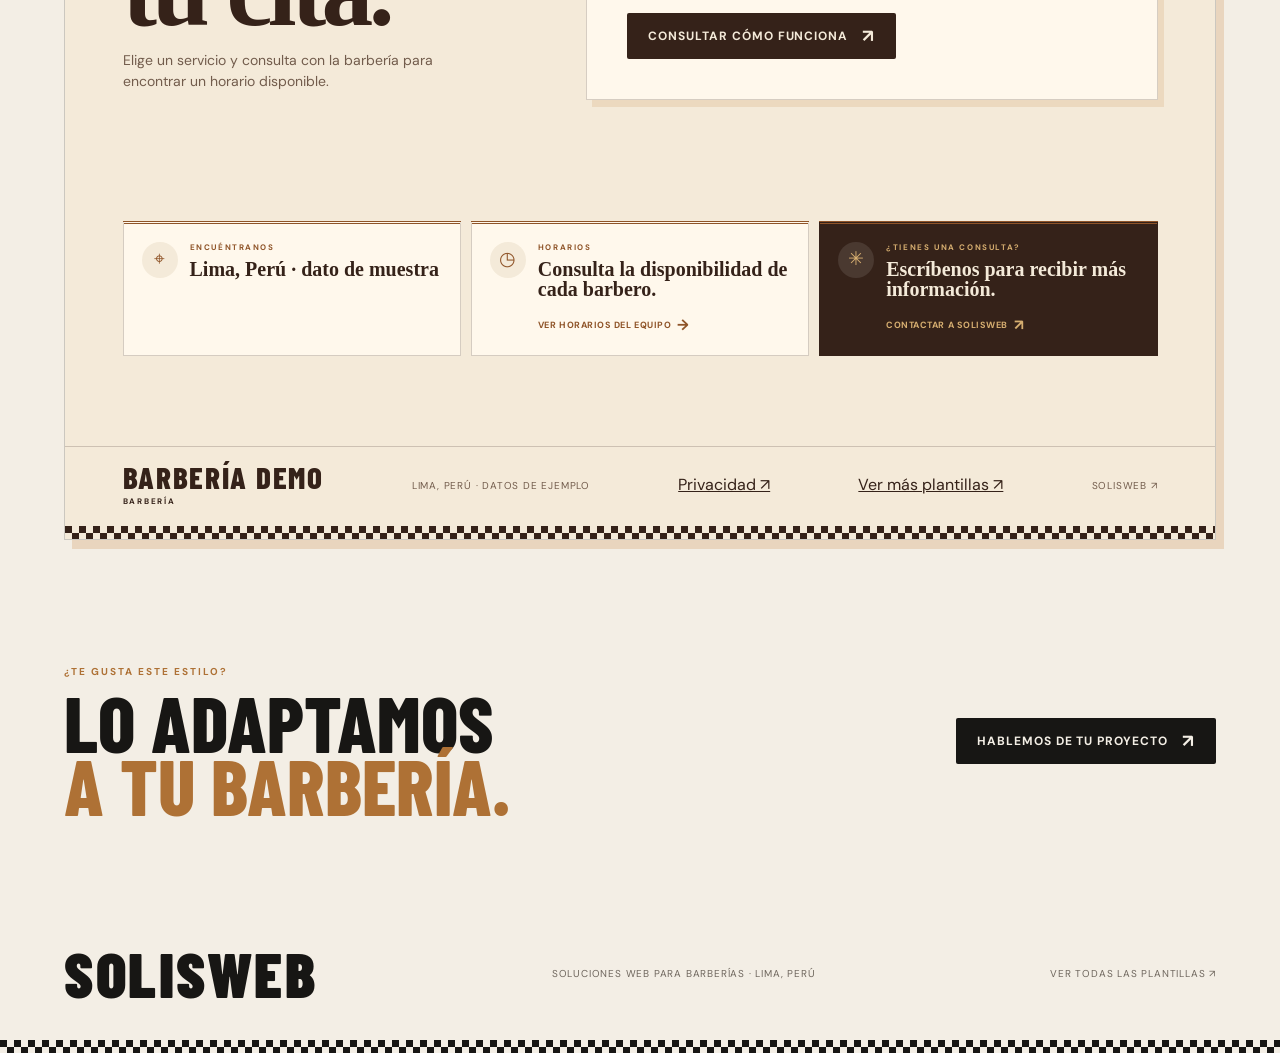
<file: preview/detalle-plantilla.html>
<!doctype html>
<html lang="es">
<head>
  <meta charset="utf-8">
  <meta name="viewport" content="width=device-width, initial-scale=1">
  <meta name="description" content="Una composición editorial con tonos tierra, tipografía con carácter y fotografía enmarcada en arco.">
  <meta property="og:type" content="website">
  <meta property="og:locale" content="es_PE">
  <meta property="og:site_name" content="Solisweb">
  <meta property="og:title" content="La clásica · Plantillas Solisweb">
  <meta property="og:description" content="Una composición editorial con tonos tierra, tipografía con carácter y fotografía enmarcada en arco.">
  <meta name="twitter:card" content="summary">
  <meta name="theme-color" content="#f3eee5">
  <title>La clásica · Plantillas Solisweb</title>
  <link rel="stylesheet" href="assets/styles.css">
  <script src="assets/app.js" defer></script>
  <script src="assets/template-preview.js" defer></script>
</head>
<body class="templates-page template-detail-page">
  <a class="skip-link" href="#contenido">Saltar al contenido</a>
  <div class="scroll-progress" aria-hidden="true"></div>
  <header class="site-header" id="inicio">
    <nav class="nav wrap brand-nav" aria-label="Navegación principal">
      <a class="brand-lockup" href="index.html" aria-label="Solisweb, inicio"><span class="brand-symbol" aria-hidden="true">✂</span><span><strong>SOLISWEB</strong><small>Web para barberías</small></span></a>
      <div class="nav-menu"><a class="nav-link" href="index.html">Inicio</a><a class="nav-link" href="plantillas.html" aria-current="page">Plantillas</a><a class="nav-link" href="contacto.html">Contacto</a></div>
      <a class="button button-dark nav-cta" href="contacto.html">Solicitar información <span aria-hidden="true">↗</span></a>
    </nav>
  </header>
  <main id="contenido" data-template-detail data-static-details="true" data-preview-path="barberia.html">
    <section class="template-detail-intro wrap">
      <a class="template-back-link" href="plantillas.html">← Volver a las plantillas</a>
      <div class="template-detail-grid">
        <div class="template-detail-copy">
          <p class="eyebrow" data-template-number>01 / 03 · Tradición renovada</p>
          <h1 data-template-name>La clásica</h1>
          <p class="template-detail-lead" data-template-description>Una composición editorial con tonos tierra, tipografía con carácter y fotografía enmarcada en arco.</p>
        </div>
        <aside class="template-detail-summary">
          <p class="eyebrow">Ideal para</p>
          <h2 data-template-audience>Para barberías que buscan una imagen familiar y atemporal.</h2>
          <ul class="template-feature-list" data-template-features><li>Paleta tierra</li><li>Imagen en arco</li></ul>
        </aside>
      </div>
    </section>
    <section class="template-demo wrap" id="muestra" aria-labelledby="template-demo-title">
      <div class="template-demo-heading">
        <div><p class="eyebrow">Vista de ejemplo</p><h2 id="template-demo-title">Así puede verse<br>tu barbería.</h2></div>
        <p>La muestra está dentro de esta página. Desplázate para recorrer el diseño; los datos son de demostración.</p>
      </div>
      <div class="template-demo-shell">
        <div class="template-demo-label"><span>SOLISWEB · MUESTRA INTERACTIVA</span><span data-template-demo-number>01 / 03</span></div>
        <iframe class="template-demo-frame" data-template-frame src="barberia.html?plantilla=clasica" title="Vista previa de la plantilla" loading="lazy" referrerpolicy="strict-origin-when-cross-origin"></iframe>
      </div>
    </section>
    <section class="template-detail-contact wrap">
      <div><p class="eyebrow">¿Te gusta este estilo?</p><h2>Lo adaptamos<br><em>a tu barbería.</em></h2></div>
      <a class="button button-dark" href="contacto.html">Hablemos de tu proyecto <span aria-hidden="true">↗</span></a>
    </section>
  </main>
  <footer class="footer wrap"><a class="footer-brand" href="index.html">SOLISWEB</a><span>Soluciones web para barberías · Lima, Perú</span><a href="plantillas.html">Ver todas las plantillas ↗</a></footer>
  <div class="checker" aria-hidden="true"></div>
</body>
</html>
</file>
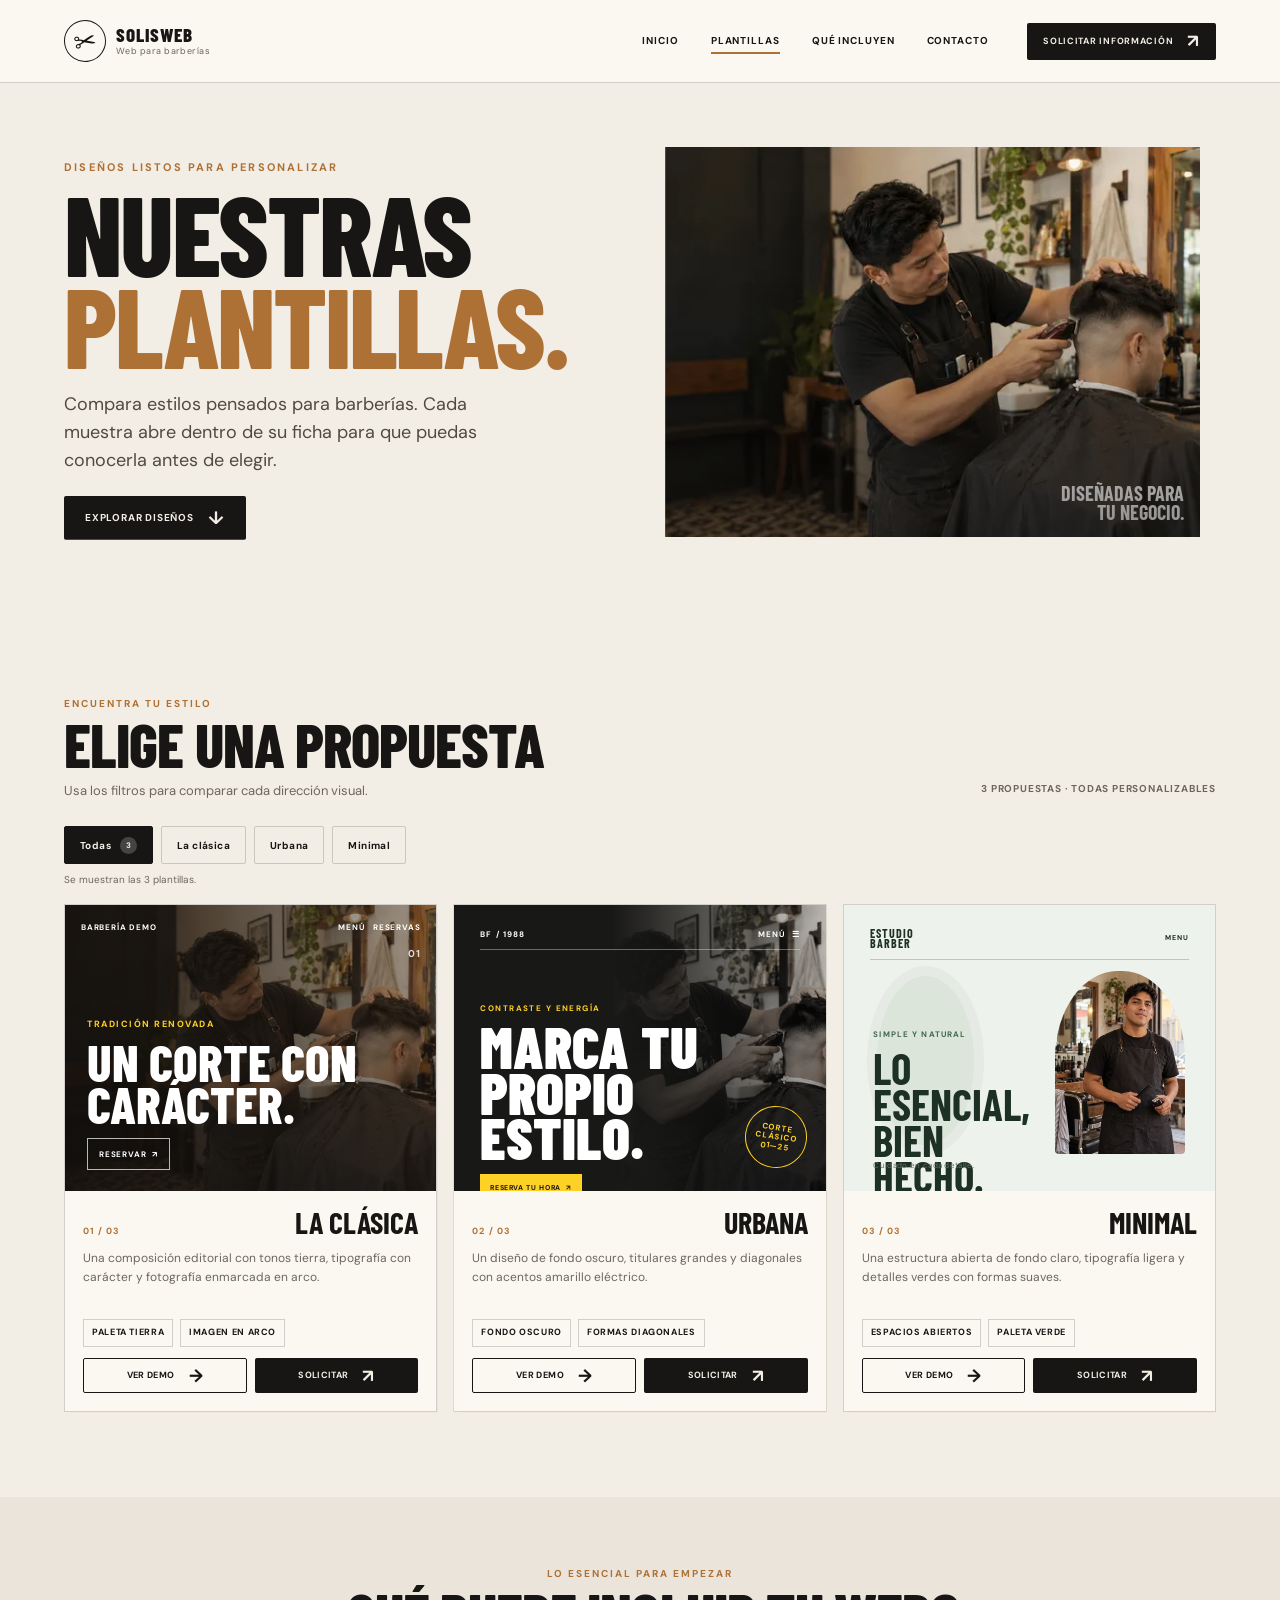
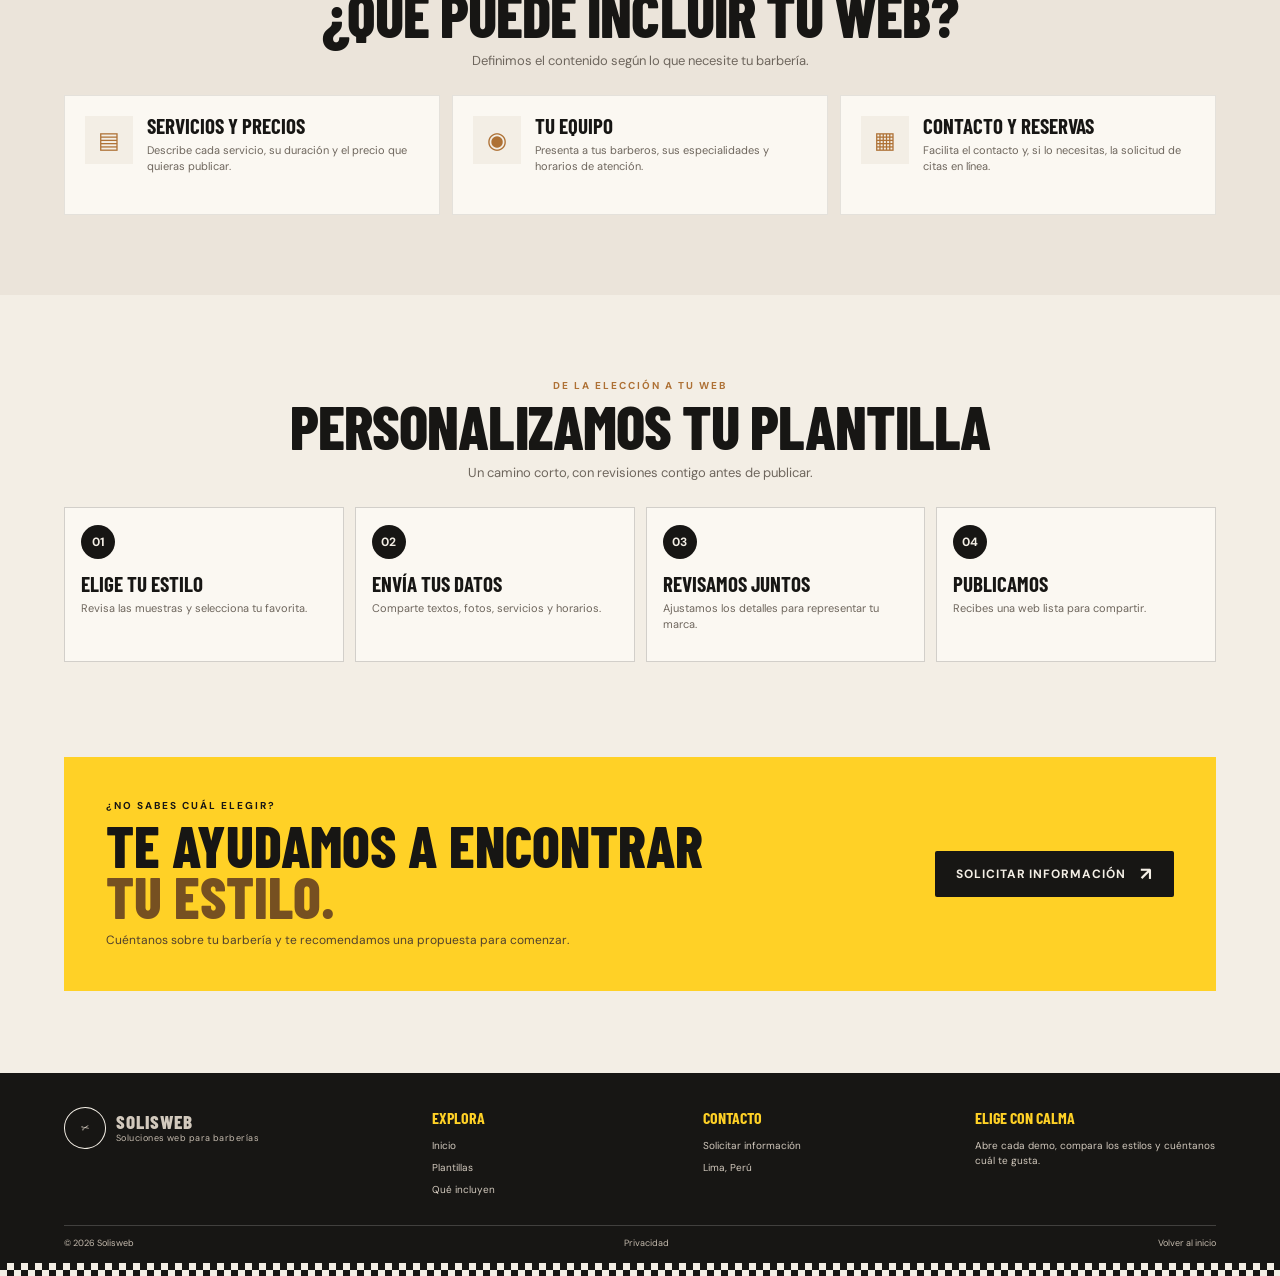
<file: preview/plantillas.html>
<!doctype html>
<html lang="es">
<head>
  <meta charset="utf-8"><meta name="viewport" content="width=device-width, initial-scale=1">
  <meta name="description" content="Explora las plantillas de Solisweb y mira cómo podría verse la página de tu barbería.">
  <meta property="og:type" content="website"><meta property="og:locale" content="es_PE"><meta property="og:site_name" content="Solisweb"><meta property="og:title" content="Plantillas para barberías · Solisweb"><meta property="og:description" content="Compara estilos clásicos, urbanos y minimalistas para la página de tu barbería.">
  <meta name="twitter:card" content="summary"><meta name="theme-color" content="#f3eee5"><title>Plantillas para barberías · Solisweb</title>
  <link rel="stylesheet" href="assets/styles.css"><script src="assets/app.js" defer></script>
</head>
<body class="templates-page gallery-page">
  <a class="skip-link" href="#galeria">Saltar a las plantillas</a><div class="scroll-progress" aria-hidden="true"></div>
  <header class="site-header" id="inicio"><nav class="nav wrap brand-nav" aria-label="Navegación principal">
    <a class="brand-lockup" href="index.html" aria-label="Solisweb, inicio"><span class="brand-symbol" aria-hidden="true">✂</span><span><strong>SOLISWEB</strong><small>Web para barberías</small></span></a>
    <div class="nav-menu"><a class="nav-link" href="index.html">Inicio</a><a class="nav-link" href="plantillas.html" aria-current="page">Plantillas</a><a class="nav-link" href="#incluye">Qué incluyen</a><a class="nav-link" href="contacto.html">Contacto</a></div>
    <a class="button button-dark nav-cta" href="contacto.html">Solicitar información <span>↗</span></a>
  </nav></header>
  <main id="galeria">
    <section class="gallery-hero wrap"><div class="gallery-hero-copy reveal"><p class="eyebrow">Diseños listos para personalizar</p><h1>Nuestras<br><em>plantillas.</em></h1><p>Compara estilos pensados para barberías. Cada muestra abre dentro de su ficha para que puedas conocerla antes de elegir.</p><a class="button button-dark" href="#catalogo">Explorar diseños <span>↓</span></a></div><div class="gallery-hero-visual reveal"><picture><source type="image/webp" srcset="assets/barberia-720.webp 720w, assets/barberia-1440.webp 1440w" sizes="(max-width: 760px) calc(100vw - 36px), 48vw"><img src="assets/barberia.png" alt="Interior de una barbería moderna" fetchpriority="high"></picture><span>Diseñadas para<br>tu negocio.</span></div></section>
    <section class="gallery-catalog wrap" id="catalogo" aria-labelledby="gallery-title"><div class="section-row-heading"><div class="compact-heading"><p class="eyebrow">Encuentra tu estilo</p><h2 id="gallery-title">Elige una propuesta</h2><p>Usa los filtros para comparar cada dirección visual.</p></div><span class="gallery-total">3 propuestas · todas personalizables</span></div>
      <div class="gallery-filters" role="group" aria-label="Filtrar plantillas por estilo" data-template-filters><button type="button" class="gallery-filter is-active" data-template-filter="all" aria-pressed="true">Todas <span>3</span></button><button type="button" class="gallery-filter" data-template-filter="clasica" aria-pressed="false">La clásica</button><button type="button" class="gallery-filter" data-template-filter="urbana" aria-pressed="false">Urbana</button><button type="button" class="gallery-filter" data-template-filter="minimal" aria-pressed="false">Minimal</button></div><p class="gallery-filter-status" data-template-filter-status aria-live="polite">Se muestran las 3 plantillas.</p>
      <div class="templates-grid gallery-grid" aria-label="Galería de plantillas">
        <article class="template-card gallery-template-card reveal" data-template-card="clasica"><div class="template-card-preview template-preview-classic" role="img" aria-label="Vista visual de La clásica"><img src="assets/barberia-720.webp" alt="" loading="lazy"><div class="template-preview-top"><span>BARBERÍA DEMO</span><span>MENÚ&nbsp;&nbsp; RESERVAS</span></div><div class="template-preview-copy"><span>TRADICIÓN RENOVADA</span><strong>Un corte con carácter.</strong><i>RESERVAR&nbsp; ↗</i></div><span class="template-preview-number">01</span></div><div class="template-card-body"><div class="template-card-heading"><span>01 / 03</span><h3>La clásica</h3></div><p>Una composición editorial con tonos tierra, tipografía con carácter y fotografía enmarcada en arco.</p><ul class="template-feature-list"><li>Paleta tierra</li><li>Imagen en arco</li></ul><div class="gallery-card-actions"><a class="button button-outline" href="detalle-plantilla.html?plantilla=clasica">Ver demo <span>→</span></a><a class="button button-dark" href="contacto.html?plantilla=clasica">Solicitar <span>↗</span></a></div></div></article>
        <article class="template-card gallery-template-card reveal" data-template-card="urbana"><div class="template-card-preview template-preview-urban" role="img" aria-label="Vista visual de Urbana"><div class="urban-preview-header"><span>BF / 1988</span><span>MENÚ&nbsp; ☰</span></div><img src="assets/barberia-720.webp" alt="" loading="lazy"><div class="urban-preview-copy"><span>CONTRASTE Y ENERGÍA</span><strong>Marca tu propio estilo.</strong><i>RESERVA TU HORA&nbsp; ↗</i></div><span class="urban-preview-stamp">CORTE<br>CLÁSICO<br>01—25</span></div><div class="template-card-body"><div class="template-card-heading"><span>02 / 03</span><h3>Urbana</h3></div><p>Un diseño de fondo oscuro, titulares grandes y diagonales con acentos amarillo eléctrico.</p><ul class="template-feature-list"><li>Fondo oscuro</li><li>Formas diagonales</li></ul><div class="gallery-card-actions"><a class="button button-outline" href="detalle-plantilla.html?plantilla=urbana">Ver demo <span>→</span></a><a class="button button-dark" href="contacto.html?plantilla=urbana">Solicitar <span>↗</span></a></div></div></article>
        <article class="template-card gallery-template-card reveal" data-template-card="minimal"><div class="template-card-preview template-preview-minimal" role="img" aria-label="Vista visual de Minimal"><div class="minimal-preview-header"><span>ESTUDIO<br>BARBER</span><span>MENU</span></div><img src="assets/barbero-perfil-720.webp" alt="" loading="lazy"><div class="minimal-preview-copy"><span>SIMPLE Y NATURAL</span><strong>Lo esencial, bien hecho.</strong><i>VER SERVICIOS&nbsp; ↗</i></div><span class="minimal-preview-note">Cuidado en cada detalle.</span></div><div class="template-card-body"><div class="template-card-heading"><span>03 / 03</span><h3>Minimal</h3></div><p>Una estructura abierta de fondo claro, tipografía ligera y detalles verdes con formas suaves.</p><ul class="template-feature-list"><li>Espacios abiertos</li><li>Paleta verde</li></ul><div class="gallery-card-actions"><a class="button button-outline" href="detalle-plantilla.html?plantilla=minimal">Ver demo <span>→</span></a><a class="button button-dark" href="contacto.html?plantilla=minimal">Solicitar <span>↗</span></a></div></div></article>
      </div>
    </section>
    <section class="gallery-includes section-band" id="incluye"><div class="wrap"><div class="compact-heading"><p class="eyebrow">Lo esencial para empezar</p><h2>¿Qué puede incluir tu web?</h2><p>Definimos el contenido según lo que necesite tu barbería.</p></div><div class="include-grid"><article class="include-card"><span>▤</span><div><h3>Servicios y precios</h3><p>Describe cada servicio, su duración y el precio que quieras publicar.</p></div></article><article class="include-card"><span>◉</span><div><h3>Tu equipo</h3><p>Presenta a tus barberos, sus especialidades y horarios de atención.</p></div></article><article class="include-card"><span>▦</span><div><h3>Contacto y reservas</h3><p>Facilita el contacto y, si lo necesitas, la solicitud de citas en línea.</p></div></article></div></div></section>
    <section class="gallery-process wrap"><div class="compact-heading"><p class="eyebrow">De la elección a tu web</p><h2>Personalizamos tu plantilla</h2><p>Un camino corto, con revisiones contigo antes de publicar.</p></div><ol class="step-grid gallery-step-grid"><li><span>01</span><h3>Elige tu estilo</h3><p>Revisa las muestras y selecciona tu favorita.</p></li><li><span>02</span><h3>Envía tus datos</h3><p>Comparte textos, fotos, servicios y horarios.</p></li><li><span>03</span><h3>Revisamos juntos</h3><p>Ajustamos los detalles para representar tu marca.</p></li><li><span>04</span><h3>Publicamos</h3><p>Recibes una web lista para compartir.</p></li></ol></section>
    <section class="templates-contact wrap"><div><p class="eyebrow">¿No sabes cuál elegir?</p><h2>Te ayudamos a encontrar<br><em>tu estilo.</em></h2><p>Cuéntanos sobre tu barbería y te recomendamos una propuesta para comenzar.</p></div><a class="button button-dark" href="contacto.html">Solicitar información <span>↗</span></a></section>
  </main>
  <footer class="site-footer"><div class="wrap site-footer-main"><a class="brand-lockup footer-lockup" href="index.html"><span class="brand-symbol" aria-hidden="true">✂</span><span><strong>SOLISWEB</strong><small>Soluciones web para barberías</small></span></a><div><h2>Explora</h2><a href="index.html">Inicio</a><a href="#catalogo">Plantillas</a><a href="#incluye">Qué incluyen</a></div><div><h2>Contacto</h2><a href="contacto.html">Solicitar información</a><span>Lima, Perú</span></div><div><h2>Elige con calma</h2><p>Abre cada demo, compara los estilos y cuéntanos cuál te gusta.</p></div></div><div class="wrap site-footer-bottom"><span>© 2026 Solisweb</span><a href="privacidad.html">Privacidad</a><a href="index.html">Volver al inicio</a></div></footer>
  <div class="checker" aria-hidden="true"></div>
</body>
</html>
</file>
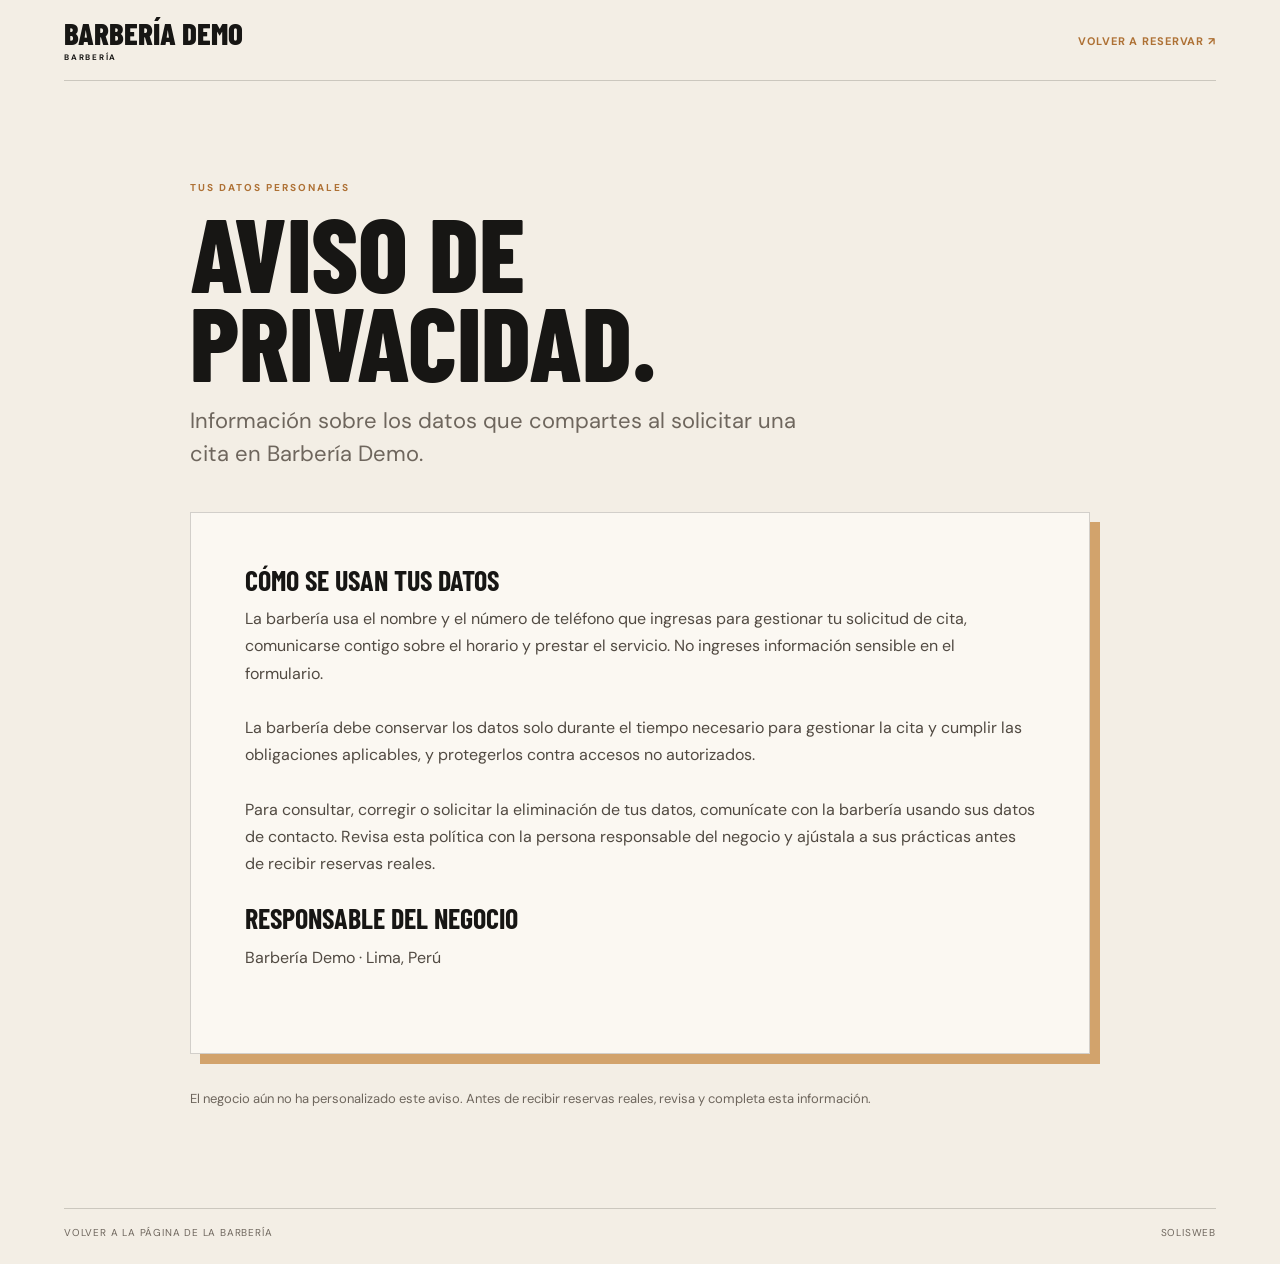
<file: preview/privacidad.html>
<!doctype html><html lang="es"><head><meta charset="utf-8"><meta name="viewport" content="width=device-width, initial-scale=1"><meta name="theme-color" content="#f3eee5"><title>Aviso de privacidad · Barbería Demo</title><link rel="stylesheet" href="assets/styles.css"></head><body class="privacy-page"><header class="shop-header wrap"><a class="shop-logo" href="barberia.html">Barbería Demo<small>BARBERÍA</small></a><a class="shop-nav-link" href="barberia.html#reserva">Volver a reservar ↗</a></header><main class="privacy-main wrap"><p class="eyebrow">Tus datos personales</p><h1>Aviso de privacidad.</h1><p class="privacy-intro">Información sobre los datos que compartes al solicitar una cita en Barbería Demo.</p><section class="privacy-copy"><h2>Cómo se usan tus datos</h2><p>La barbería usa el nombre y el número de teléfono que ingresas para gestionar tu solicitud de cita, comunicarse contigo sobre el horario y prestar el servicio. No ingreses información sensible en el formulario.<br><br>La barbería debe conservar los datos solo durante el tiempo necesario para gestionar la cita y cumplir las obligaciones aplicables, y protegerlos contra accesos no autorizados.<br><br>Para consultar, corregir o solicitar la eliminación de tus datos, comunícate con la barbería usando sus datos de contacto. Revisa esta política con la persona responsable del negocio y ajústala a sus prácticas antes de recibir reservas reales.</p><h2>Responsable del negocio</h2><p>Barbería Demo · Lima, Perú</p></section><p class="privacy-reminder">El negocio aún no ha personalizado este aviso. Antes de recibir reservas reales, revisa y completa esta información.</p></main><footer class="admin-footer wrap"><a href="barberia.html">Volver a la página de la barbería</a><a href="index.html">Solisweb</a></footer></body></html>
</file>
<file: preview/assets/styles.css>
@import url('https://fonts.googleapis.com/css2?family=Barlow+Condensed:wght@500;600;700;800;900&family=DM+Sans:wght@400;500;600;700&display=swap');
:root{--paper:#f3eee5;--cream:#fbf8f2;--ink:#171614;--muted:#6e665d;--tan:#d2a36c;--gold:#ae7135;--yellow:#ffd126;--line:rgba(23,22,20,.18);--display:'Barlow Condensed',Impact,'Arial Narrow',sans-serif;--body:'DM Sans',Arial,sans-serif;--gutter:clamp(18px,5vw,72px);--max:1240px}
*{box-sizing:border-box}html{scroll-behavior:smooth;scroll-padding-top:30px}body{margin:0;background:var(--paper);color:var(--ink);font:16px/1.5 var(--body);overflow-x:hidden}body:before{content:"";position:fixed;inset:0;pointer-events:none;z-index:-1;opacity:.15;background-image:radial-gradient(#8c765d .55px,transparent .55px);background-size:6px 6px}img{display:block;width:100%;height:100%;object-fit:cover}a{color:inherit}.wrap{width:min(calc(100% - var(--gutter)*2),var(--max));margin-inline:auto}.scroll-progress{height:3px;width:0;position:fixed;z-index:50;top:0;left:0;background:var(--gold);transition:width .1s linear}.site-header{padding:18px 0 0;position:relative}.nav{display:flex;align-items:center;justify-content:space-between;gap:16px}.nav-link,.shop-nav a{font:700 11px/1 var(--body);letter-spacing:.13em;text-transform:uppercase;text-decoration:none;padding:9px 0;position:relative}.nav-link:after,.shop-nav a:after{content:"";position:absolute;bottom:2px;left:0;width:100%;height:2px;background:var(--gold);transform:scaleX(0);transform-origin:left;transition:transform .28s}.nav-link:hover:after,.nav-link:focus-visible:after,.shop-nav a:hover:after{transform:scaleX(1)}.wordmark{display:block;text-align:center;text-decoration:none;font:900 clamp(50px,9vw,108px)/.78 var(--display);letter-spacing:.055em;margin:18px auto 26px;transition:letter-spacing .4s}.wordmark:hover{letter-spacing:.11em}.hero{position:relative;padding-bottom:40px}.image-frame{overflow:hidden;position:relative;background:#54463a}.hero-image{height:clamp(300px,53vw,590px);border-radius:8px 8px 80px 8px}.hero-image img{object-position:55% 47%;animation:photoReveal 1.3s cubic-bezier(.2,.7,.2,1) both}.hero-image:after{content:"";position:absolute;inset:0;background:linear-gradient(90deg,rgba(12,11,10,.55),rgba(12,11,10,.08) 70%),linear-gradient(0deg,rgba(12,11,10,.18),transparent 40%)}.burst{position:absolute;z-index:2;left:-16px;top:32px;width:108px;aspect-ratio:1;display:grid;place-content:center;text-align:center;background:var(--yellow);clip-path:polygon(50% 0%,60% 8%,72% 2%,78% 14%,91% 13%,91% 27%,100% 35%,94% 48%,100% 58%,90% 68%,93% 81%,79% 84%,72% 97%,60% 91%,50% 100%,40% 91%,27% 97%,21% 84%,8% 82%,10% 68%,0% 60%,7% 48%,0% 38%,10% 27%,7% 14%,22% 13%,29% 1%,41% 8%);font:700 12px/1.1 var(--display);text-transform:uppercase;letter-spacing:.05em;animation:floatBadge 4.8s ease-in-out infinite}.hero-copy{position:absolute;z-index:2;left:clamp(25px,7vw,92px);bottom:clamp(28px,6vw,76px);max-width:610px;color:#fff}.eyebrow{font:700 10px/1.3 var(--body);letter-spacing:.2em;text-transform:uppercase;color:var(--gold);margin:0 0 13px}.hero-copy .eyebrow{color:var(--yellow)}h1,h2,h3,p{margin-top:0}.hero h1,.section-heading h2,.process-top h2,.contact-card h2,.shop-hero h1,.booking-intro h2,.barber-copy h2{font:800 clamp(54px,9vw,112px)/.79 var(--display);letter-spacing:.005em;text-transform:uppercase;margin:0 0 18px}.hero h1 em,.contact-card h2 em,.intro-heading h2 em{font-style:normal;color:var(--yellow)}.hero-lead{max-width:440px;color:rgba(255,255,255,.87);font-size:clamp(14px,1.8vw,18px);line-height:1.55;margin-bottom:20px}.hero-actions{display:flex;align-items:center;gap:21px;flex-wrap:wrap}.button{display:inline-flex;align-items:center;justify-content:center;gap:14px;border:1px solid transparent;border-radius:2px;text-decoration:none;text-transform:uppercase;font:700 12px/1 var(--body);letter-spacing:.08em;padding:16px 20px;transition:transform .22s,background .22s,color .22s,border-color .22s;position:relative;overflow:hidden}.button span{font-size:18px;line-height:0;transition:transform .2s}.button:hover{transform:translateY(-3px)}.button:hover span{transform:translate(3px,-2px)}.button-dark{color:var(--paper);background:var(--ink)}.button-dark:hover{background:var(--gold)}.button-light{background:var(--yellow);color:var(--ink)}.button-light:hover{background:var(--paper)}.button-outline{border-color:var(--ink);color:var(--ink);background:transparent}.button-outline:hover{background:var(--ink);color:var(--paper)}.text-link{color:#fff;text-decoration:none;text-transform:uppercase;font-size:10px;font-weight:700;letter-spacing:.11em;border-bottom:1px solid rgba(255,255,255,.55);padding:8px 0}.text-link span{color:var(--yellow);margin-left:7px}.hero-index{position:absolute;right:22px;bottom:8px;font:700 9px var(--body);letter-spacing:.14em}.hero-index span{color:var(--gold);padding:0 6px}
.ticker{background:var(--ink);color:var(--paper);padding:13px 0;overflow:hidden;margin:0 0 clamp(54px,9vw,118px);transform:rotate(-1deg) scale(1.02)}.ticker-track{width:max-content;display:flex;animation:marquee 26s linear infinite}.ticker-track span{white-space:nowrap;font:700 16px/1 var(--display);letter-spacing:.2em;text-transform:uppercase;padding-right:25px}.ticker-track b{color:var(--yellow);font-weight:500;padding:0 15px}.ticker:hover .ticker-track{animation-play-state:paused}.intro{display:grid;grid-template-columns:1.1fr .9fr;grid-template-rows:auto auto;gap:0 7%;align-items:center;margin-bottom:clamp(70px,10vw,135px)}.intro-heading{grid-column:1;grid-row:1;padding:0 0 23px}.intro-heading h2{font:800 clamp(43px,7vw,84px)/.85 var(--display);text-transform:uppercase;max-width:680px;margin:0}.intro-heading h2 em{color:var(--gold)}.intro-visual{grid-column:2;grid-row:1/3;position:relative;height:clamp(320px,47vw,560px);padding:0 0 24px 22px}.intro-visual:before{content:"";position:absolute;left:0;top:24px;right:36px;bottom:0;background:var(--tan)}.intro-visual img{position:relative;z-index:1;object-position:60% center;filter:saturate(.8);transition:transform .75s}.intro-visual:hover img{transform:translate(-7px,-7px)}.visual-note{position:absolute;z-index:2;left:-22px;bottom:5px;background:var(--yellow);padding:15px 19px;font:700 20px/.95 var(--display);text-transform:uppercase;transform:rotate(-4deg)}.intro-copy{grid-column:1;grid-row:2;max-width:490px}.intro-copy p{font-size:clamp(16px,2vw,20px);line-height:1.55;color:#514a42;margin-bottom:22px}.features{padding:0 0 clamp(70px,10vw,130px)}.section-heading{display:grid;grid-template-columns:1fr auto;align-items:end;gap:12px 36px;margin-bottom:24px}.section-heading .eyebrow{grid-column:1/-1;margin:0}.section-heading h2{font-size:clamp(58px,10vw,120px);margin:0}.section-note{max-width:280px;margin:0 0 8px;color:var(--muted);font-size:14px}.feature-grid{display:grid;grid-template-columns:repeat(3,1fr);gap:10px}.feature-card{min-height:310px;background:var(--tan);padding:23px;position:relative;overflow:hidden;transition:transform .35s,box-shadow .35s,background .3s}.feature-card:nth-child(2){transform:translateY(24px)}.feature-card:hover{transform:translateY(-8px);box-shadow:0 20px 34px rgba(35,25,15,.14);background:#dcb17f}.feature-card:nth-child(2):hover{transform:translateY(12px)}.feature-card-dark{background:var(--ink);color:var(--paper)}.feature-card-dark:hover{background:#302c27}.feature-num{font:700 12px var(--body);letter-spacing:.12em}.feature-card h3{font:800 clamp(33px,5vw,54px)/.83 var(--display);text-transform:uppercase;margin:34px 0 12px}.feature-card p{max-width:260px;color:#403a33;font-size:14px;line-height:1.45;margin:0}.feature-card-dark p{color:#d1c9bd}.icon-cut,.icon-person,.icon-clock{position:absolute;right:20px;top:48px;font-size:37px;color:rgba(23,22,20,.55)}.icon-person{color:var(--yellow)}.icon-clock{font-size:46px}.feature-card:after{content:"";position:absolute;width:155px;height:155px;border:1px solid rgba(23,22,20,.25);border-radius:50%;right:-62px;bottom:-72px;box-shadow:0 0 0 12px rgba(23,22,20,.04),0 0 0 24px rgba(23,22,20,.03)}.feature-card-dark:after{border-color:rgba(255,255,255,.22)}
.process{display:grid;grid-template-columns:.85fr 1.15fr;gap:7%;padding:0 0 clamp(75px,12vw,150px);align-items:start}.process-top{position:sticky;top:40px}.process-top h2{font-size:clamp(55px,8vw,92px);margin-bottom:18px}.process-top>p:last-child{max-width:340px;color:var(--muted);font-size:15px}.process-row{display:grid;grid-template-columns:45px 1fr 1.1fr 20px;align-items:center;gap:14px;padding:22px 0;border-top:1px solid var(--line);transition:padding .25s}.process-row:last-child{border-bottom:1px solid var(--line)}.process-row:hover{padding-inline:10px;background:rgba(210,163,108,.12)}.process-row span{font:700 14px var(--body);color:var(--gold)}.process-row h3{font:700 23px/.9 var(--display);text-transform:uppercase;margin:0}.process-row p{font-size:13px;line-height:1.4;color:var(--muted);margin:0}.process-row b{font:20px var(--body);color:var(--gold);transition:transform .25s}.process-row:hover b{transform:translate(3px,-3px)}.contact{display:grid;grid-template-columns:1fr 1fr;min-height:440px;margin-bottom:clamp(50px,8vw,100px)}.contact-image{min-height:440px;overflow:hidden}.contact-image img{object-position:55% center;filter:grayscale(.45);transition:transform .8s}.contact-image:hover img{transform:scale(1.035)}.contact-card{background:var(--ink);color:var(--paper);padding:clamp(28px,5vw,65px);display:flex;flex-direction:column;align-items:flex-start;justify-content:center}.contact-card h2{font-size:clamp(52px,7.5vw,88px);margin-bottom:18px}.contact-card>p:not(.eyebrow){color:#d2c9bd;max-width:360px;font-size:14px;line-height:1.55;margin-bottom:21px}.contact-card .eyebrow{color:var(--yellow)}.footer{min-height:114px;display:flex;align-items:center;justify-content:space-between;gap:20px;padding-bottom:19px}.footer-brand{font:900 clamp(36px,6vw,63px)/.8 var(--display);letter-spacing:.04em;text-decoration:none}.footer span,.footer>a:last-child{font-size:10px;letter-spacing:.08em;text-transform:uppercase;color:var(--muted);text-decoration:none}.footer>a:last-child:hover{color:var(--gold)}.checker{height:13px;background-color:var(--ink);background-image:linear-gradient(45deg,var(--paper) 25%,transparent 25%),linear-gradient(-45deg,var(--paper) 25%,transparent 25%),linear-gradient(45deg,transparent 75%,var(--paper) 75%),linear-gradient(-45deg,transparent 75%,var(--paper) 75%);background-size:14px 14px;background-position:0 0,0 7px,7px -7px,-7px 0}
/* Página de muestra de una barbería */
.shop-header{display:flex;align-items:center;justify-content:space-between;padding-top:21px;padding-bottom:18px;border-bottom:1px solid var(--line)}.shop-logo{font:800 31px/.8 var(--display);text-transform:uppercase;text-decoration:none}.shop-logo small{display:block;font:700 8px var(--body);letter-spacing:.22em;margin-top:6px}.shop-nav{display:flex;gap:clamp(16px,3vw,40px)}.shop-nav a{font-size:9px}.shop-hero{height:clamp(430px,61vw,690px);position:relative;margin-top:21px;margin-bottom:clamp(68px,10vw,125px)}.shop-hero-photo{position:absolute;inset:0 0 0 25%;border-radius:6px 6px 75px 6px}.shop-hero-photo img{object-position:65% center;animation:photoReveal 1.2s both}.shop-hero-photo:after{content:"";position:absolute;inset:0;background:linear-gradient(90deg,rgba(15,14,12,.1),rgba(15,14,12,.56))}.shop-hero-content{position:absolute;left:0;top:50%;transform:translateY(-50%);z-index:2;background:var(--paper);padding:clamp(24px,4vw,52px);width:min(54%,570px);box-shadow:10px 12px 0 var(--tan)}.shop-hero h1{font-size:clamp(62px,10vw,126px);margin:0 0 12px}.shop-hero-content>p:not(.eyebrow){max-width:400px;color:#5c554c;font-size:15px;margin:0 0 20px}.demo-label{position:absolute;right:0;bottom:-24px;font-size:9px;letter-spacing:.15em;font-weight:700;color:var(--gold)}.shop-services{display:grid;grid-template-columns:.75fr 1.25fr;gap:8%;padding-bottom:clamp(70px,10vw,130px)}.shop-services .section-heading{display:block;align-self:start;position:sticky;top:35px}.shop-services .section-heading h2{font-size:clamp(57px,8vw,96px);margin:0 0 17px}.shop-services .section-note{font-size:13px}.service-list{border-top:1px solid var(--line)}.service-row{display:flex;justify-content:space-between;align-items:center;gap:20px;border-bottom:1px solid var(--line);padding:20px 0}.service-row span{font-size:9px;letter-spacing:.15em;color:var(--gold);font-weight:700}.service-row h3{font:700 27px/.92 var(--display);text-transform:uppercase;margin:5px 0}.service-row p{font-size:12px;color:var(--muted);margin:0}.service-row>strong{font:700 19px var(--display);white-space:nowrap}.barber-showcase{display:grid;grid-template-columns:1fr 1fr;background:var(--tan);margin-bottom:clamp(70px,10vw,125px)}.barber-photo{height:clamp(350px,48vw,550px);overflow:hidden}.barber-photo img{object-position:center 25%;filter:grayscale(1);transition:transform .8s}.barber-photo:hover img{transform:scale(1.035)}.barber-copy{padding:clamp(28px,5vw,68px);align-self:center}.barber-copy h2{font-size:clamp(55px,8vw,95px)}.barber-name{border-top:1px solid rgba(23,22,20,.25);padding:15px 0;display:flex;flex-direction:column}.barber-name strong{font:700 23px var(--display);text-transform:uppercase}.barber-name span{font-size:12px;color:#4f473e}.booking{display:grid;grid-template-columns:.8fr 1.2fr;gap:8%;padding-bottom:clamp(65px,10vw,120px)}.booking-intro h2{font-size:clamp(60px,9vw,106px)}.booking-intro>p:last-child{max-width:370px;color:var(--muted);font-size:14px}.booking-form{background:var(--cream);border:1px solid var(--line);padding:clamp(20px,4vw,40px);display:grid;gap:14px;box-shadow:10px 10px 0 rgba(210,163,108,.38)}.booking-form label{display:grid;gap:7px;font-size:10px;letter-spacing:.1em;text-transform:uppercase;font-weight:700}.booking-form input,.booking-form select{width:100%;height:45px;border:1px solid #d6cec2;background:#fffefa;color:var(--ink);padding:0 12px;font:14px var(--body);border-radius:0}.booking-form input:focus,.booking-form select:focus{outline:2px solid var(--gold);outline-offset:1px}.form-pair{display:grid;grid-template-columns:1fr 1fr;gap:13px}.booking-form button{justify-self:start;cursor:pointer;margin-top:3px}.booking-form>small{font-size:11px;color:var(--muted)}.shop-footer{border-top:1px solid var(--line);padding-top:18px}.shop-footer>.wrap{display:flex;align-items:center;justify-content:space-between;gap:15px;padding-bottom:20px}.shop-footer>.wrap>span,.shop-footer>.wrap>a:last-child{font-size:10px;color:var(--muted);text-transform:uppercase;letter-spacing:.08em;text-decoration:none}
.message-page{min-height:100svh;display:grid;place-items:center;padding:24px}.message-card{width:min(100%,620px);background:var(--cream);border:1px solid var(--line);padding:clamp(24px,6vw,58px);box-shadow:12px 12px 0 var(--tan)}.message-card .wordmark{font-size:58px;text-align:left;margin:0 0 35px}.message-card h1{font:800 clamp(42px,8vw,76px)/.88 var(--display);text-transform:uppercase;margin:0 0 14px}.message-card p{color:var(--muted);margin-bottom:22px}
.reveal{opacity:0;transform:translateY(26px);clip-path:inset(0 0 10%);transition:opacity .7s ease,transform .7s cubic-bezier(.2,.7,.2,1),clip-path .7s ease}.reveal.is-visible{opacity:1;transform:translateY(0);clip-path:inset(0)}.feature-card:nth-child(2){transition-delay:.1s}.feature-card:nth-child(3){transition-delay:.2s}.process-row:nth-child(2){transition-delay:.09s}.process-row:nth-child(3){transition-delay:.18s}
@keyframes photoReveal{from{transform:scale(1.07);filter:brightness(.7)}to{transform:scale(1);filter:brightness(1)}}@keyframes floatBadge{0%,100%{transform:rotate(-6deg) translateY(0)}50%{transform:rotate(-2deg) translateY(-9px)}}@keyframes marquee{to{transform:translateX(-50%)}}
@media(max-width:760px){:root{--gutter:18px}.wordmark{font-size:58px;margin:15px auto 18px}.hero-image{height:430px;border-radius:6px 6px 42px 6px}.hero-copy{left:24px;right:20px;bottom:38px}.hero h1{font-size:clamp(59px,14vw,86px)}.hero-index{right:4px}.burst{width:84px;left:-7px;top:20px;font-size:10px}.hero-actions{gap:13px}.button{padding:15px 16px}.ticker{margin-bottom:65px}.intro{grid-template-columns:1fr;gap:18px;margin-bottom:75px}.intro-heading,.intro-visual,.intro-copy{grid-column:1;grid-row:auto}.intro-heading h2{font-size:57px}.intro-visual{height:370px;max-width:470px;margin-left:auto;width:90%}.intro-copy{max-width:510px}.section-heading{display:block}.section-heading h2{font-size:72px;margin-bottom:10px}.section-note{max-width:440px}.feature-grid{grid-template-columns:1fr;gap:8px}.feature-card,.feature-card:nth-child(2){min-height:230px;transform:none}.feature-card:hover,.feature-card:nth-child(2):hover{transform:translateY(-5px)}.feature-card h3{font-size:48px;margin:29px 0 10px}.icon-cut,.icon-person,.icon-clock{top:34px}.process{grid-template-columns:1fr;gap:22px}.process-top{position:static}.process-top h2{font-size:66px}.process-row{grid-template-columns:35px 1fr 20px;gap:10px;padding:17px 0}.process-row p{grid-column:2;grid-row:2}.process-row b{grid-column:3;grid-row:1/3}.contact{grid-template-columns:1fr}.contact-image{min-height:290px;height:55vw}.contact-card{padding:31px 23px}.contact-card h2{font-size:68px}.footer{flex-wrap:wrap;padding:0 0 18px}.footer-brand{width:100%;font-size:57px}.footer span{flex:1}.shop-header{align-items:flex-start}.shop-logo{font-size:25px}.shop-nav{gap:13px}.shop-nav a{font-size:8px;letter-spacing:.08em}.shop-hero{height:600px}.shop-hero-photo{inset:0 0 70px 8%;border-radius:5px 5px 40px 5px}.shop-hero-content{top:auto;bottom:0;transform:none;width:86%;padding:23px;box-shadow:7px 8px 0 var(--tan)}.shop-hero h1{font-size:76px}.shop-hero-content>p:not(.eyebrow){font-size:13px}.demo-label{right:0;bottom:41px;font-size:7px}.shop-services{grid-template-columns:1fr;gap:16px}.shop-services .section-heading{position:static}.shop-services .section-heading h2{font-size:67px}.barber-showcase{grid-template-columns:1fr}.barber-photo{height:390px}.barber-copy{padding:24px}.barber-copy h2{font-size:68px}.booking{grid-template-columns:1fr;gap:18px}.booking-intro h2{font-size:75px}.shop-footer>.wrap{flex-wrap:wrap}.shop-footer>.wrap>*{flex:1 1 40%}}
@media(max-width:420px){.nav-link{font-size:9px;letter-spacing:.08em}.wordmark{font-size:49px}.hero-image{height:390px}.hero h1{font-size:57px}.hero-lead{font-size:13px}.hero-actions{align-items:flex-start;flex-direction:column}.text-link{margin-left:2px}.intro-heading h2{font-size:49px}.intro-visual{height:315px}.section-heading h2{font-size:63px}.shop-nav{gap:9px}.shop-nav a{font-size:7px}.shop-logo{font-size:22px}.shop-hero{height:535px}.shop-hero h1{font-size:65px}.form-pair{grid-template-columns:1fr;gap:12px}}
@media(prefers-reduced-motion:reduce){html{scroll-behavior:auto}*,*::before,*::after{animation-duration:.01ms!important;animation-iteration-count:1!important;transition-duration:.01ms!important}.reveal{opacity:1;transform:none;clip-path:none}}

/* Accesibilidad y gestión de la barbería */
:focus-visible{outline:3px solid var(--gold);outline-offset:3px}
.skip-link{position:fixed;z-index:100;left:12px;top:12px;padding:12px 16px;background:var(--yellow);color:var(--ink);font-weight:700;transform:translateY(-160%)}
.skip-link:focus{transform:translateY(0)}
.booking-form button:disabled{cursor:not-allowed;opacity:.52;transform:none}
.availability-status{margin:-5px 0 0;color:#514a42;font-size:12px;line-height:1.45}
.privacy-consent{grid-template-columns:20px 1fr!important;align-items:start;gap:10px!important;font-size:12px!important;letter-spacing:0!important;text-transform:none!important;line-height:1.5;font-weight:500!important}
.privacy-consent input{width:18px!important;height:18px!important;margin:1px 0 0;accent-color:var(--gold)}
.privacy-consent a,.shop-nav-link{color:var(--gold);font-weight:700}
.booking-contact-link{grid-column:2;text-align:right;color:var(--gold);font-size:12px;font-weight:700}
.shop-nav-link{font-size:11px;letter-spacing:.08em;text-transform:uppercase;text-decoration:none}
.privacy-page{min-height:100vh}
.privacy-main{padding-top:clamp(48px,9vw,100px);padding-bottom:clamp(48px,9vw,100px);max-width:900px}
.privacy-main h1{font:800 clamp(50px,9vw,104px)/.86 var(--display);text-transform:uppercase;max-width:760px;margin:0 0 18px}
.privacy-intro{max-width:650px;color:var(--muted);font-size:clamp(17px,2.5vw,22px);margin-bottom:42px}
.privacy-copy{background:var(--cream);border:1px solid var(--line);padding:clamp(22px,5vw,54px);box-shadow:10px 10px 0 var(--tan)}
.privacy-copy h2{font:700 28px/.95 var(--display);text-transform:uppercase;margin:0 0 12px}
.privacy-copy p{white-space:normal;color:#514a42;line-height:1.7;margin:0 0 28px}
.privacy-reminder{margin:35px 0 0;color:var(--muted);font-size:13px}

.admin-page{min-height:100vh;background:var(--paper)}
.admin-header{border-bottom:1px solid var(--line);background:rgba(251,248,242,.86)}
.admin-header-inner{min-height:82px;display:flex;align-items:center;justify-content:space-between;gap:18px}
.admin-header-inner>div{display:flex;align-items:center;gap:22px;font-size:12px}
.admin-wordmark{font-size:43px;margin:0;text-align:left;line-height:.9}
.admin-header-inner form{display:inline}
.admin-link-button,.admin-back-link{border:0;background:none;padding:0;color:var(--gold);font:700 11px var(--body);text-transform:uppercase;letter-spacing:.08em;text-decoration:none;cursor:pointer}
.admin-main{padding-top:clamp(35px,6vw,70px);padding-bottom:60px}
.admin-title-row{display:flex;align-items:end;justify-content:space-between;gap:24px;margin-bottom:28px}
.admin-title-row h1{font:800 clamp(56px,8vw,88px)/.84 var(--display);text-transform:uppercase;margin:0 0 10px}
.admin-title-row p:not(.eyebrow){color:var(--muted);margin:0}
.admin-stats{display:grid;grid-template-columns:repeat(4,minmax(0,1fr));gap:12px;margin-bottom:22px}
.admin-stats article{background:var(--ink);color:var(--paper);padding:18px 20px;display:flex;flex-direction:column;gap:10px}
.admin-stats article:first-child{background:var(--yellow);color:var(--ink)}
.admin-stats span{font-size:10px;text-transform:uppercase;letter-spacing:.12em}
.admin-stats strong{font:800 42px/.9 var(--display)}
.admin-filters{display:flex;gap:8px;flex-wrap:wrap;margin:20px 0}
.admin-filters a{padding:9px 13px;border:1px solid var(--line);font-size:10px;text-transform:uppercase;letter-spacing:.08em;text-decoration:none}
.admin-filters a.is-active,.admin-filters a:hover{background:var(--ink);border-color:var(--ink);color:var(--paper)}
.admin-reservations{display:grid;grid-template-columns:repeat(2,minmax(0,1fr));gap:14px}
.admin-reservation,.admin-settings-card,.admin-empty{background:var(--cream);border:1px solid var(--line);padding:clamp(20px,3vw,30px);box-shadow:6px 6px 0 rgba(210,163,108,.35)}
.admin-reservation-top{display:flex;justify-content:space-between;align-items:center;gap:10px;margin-bottom:15px}
.admin-reservation-code{font-size:10px;color:var(--muted);letter-spacing:.08em}
.status-pill{display:inline-block;padding:5px 9px;font-size:9px;line-height:1.2;font-weight:700;text-transform:uppercase;letter-spacing:.1em;background:#e8e0d4}
.status-pendiente{background:var(--yellow)}.status-confirmada{background:#d7ead9;color:#174b26}.status-cancelada{background:#f3d9d5;color:#742c23}.status-atendida{background:#dce2e8;color:#27394a}
.admin-reservation h2{font:700 30px/.95 var(--display);text-transform:uppercase;margin:0 0 8px;overflow-wrap:anywhere}
.admin-reservation-time{font-size:13px;color:var(--muted);margin:0 0 16px}
.admin-reservation dl{display:grid;grid-template-columns:repeat(2,minmax(0,1fr));gap:12px;margin:0 0 18px}
.admin-reservation dl div{min-width:0}.admin-reservation dt{font-size:9px;text-transform:uppercase;letter-spacing:.12em;color:var(--gold)}
.admin-reservation dd{font-size:13px;margin:3px 0 0;overflow-wrap:anywhere}
.admin-reservation-actions{display:flex;flex-wrap:wrap;align-items:center;gap:8px}
.admin-reservation-actions form{margin:0}.admin-reservation-actions .button{font-size:9px;padding:12px}
.admin-whatsapp{font-size:10px;font-weight:700;color:var(--gold);text-decoration:none;text-transform:uppercase;letter-spacing:.07em;padding:10px}
.admin-empty{text-align:center;padding:48px 20px}.admin-empty h2{font:700 28px var(--display);text-transform:uppercase;margin-bottom:7px}.admin-empty p{color:var(--muted);margin:0}
.admin-footnote{font-size:11px;color:var(--muted);margin-top:20px}
.admin-alert,.admin-success{padding:13px 15px;margin:0 0 18px;font-size:13px;border-left:4px solid var(--gold);background:#f3e9da}
.admin-success{border-color:#3a8049;background:#e7f0e3;color:#245b30}
.admin-footer{border-top:1px solid var(--line);padding-top:16px;padding-bottom:24px;display:flex;justify-content:space-between;gap:14px}
.admin-footer a{font-size:10px;text-transform:uppercase;letter-spacing:.08em;color:var(--muted);text-decoration:none}
.admin-footer a:hover{color:var(--gold)}
.admin-login-shell{min-height:100vh;display:grid;place-content:center;padding:28px 20px}
.admin-login-wordmark{font-size:clamp(54px,9vw,86px);margin:0 auto 25px}
.admin-login-card{width:min(100%,510px);background:var(--cream);border:1px solid var(--line);padding:clamp(24px,5vw,48px);box-shadow:11px 11px 0 var(--tan)}
.admin-login-card h1{font:800 clamp(45px,8vw,74px)/.85 var(--display);text-transform:uppercase;margin:0 0 15px}
.admin-login-card>p:not(.eyebrow){color:var(--muted);font-size:14px}
.admin-login-form{display:grid;gap:9px;margin:24px 0}
.admin-login-form label,.admin-settings-form>label,.admin-record-form>label{font-size:10px;font-weight:700;letter-spacing:.1em;text-transform:uppercase}
.admin-login-form input,.admin-settings-form input:not([type=checkbox]):not([type=file]),.admin-settings-form textarea,.admin-record-form input:not([type=checkbox]),.admin-hour-row input{width:100%;min-height:43px;border:1px solid #d6cec2;background:#fffefa;color:var(--ink);padding:10px 12px;font:14px var(--body);border-radius:0}
.admin-login-form button{justify-self:start;margin-top:8px}
.admin-setup-note{padding:12px;background:#f3e9da;border-left:4px solid var(--gold);font-size:12px!important}
.admin-setup-note code{font-size:11px}
.admin-back-link{display:inline-block;margin-top:10px}
.admin-settings-card{margin:0 0 24px;padding:clamp(20px,4vw,38px)}
.admin-section-heading{margin-bottom:22px}.admin-section-heading h2{font:700 clamp(34px,5vw,50px)/.9 var(--display);text-transform:uppercase;margin:0 0 9px}.admin-section-heading>p:last-child{font-size:13px;color:var(--muted);margin:0}
.admin-settings-form{display:grid;gap:16px}.admin-settings-form>label,.admin-record-form>label{display:grid;gap:7px}
.admin-settings-form small,.admin-hours-form>small{font-size:11px;color:var(--muted);letter-spacing:0;text-transform:none;font-weight:400}
.admin-settings-form textarea{resize:vertical;min-height:88px}
.admin-upload-grid{display:grid;grid-template-columns:1fr 1fr;gap:16px}
.admin-upload-grid label{display:grid;align-content:start;gap:8px;font-size:10px;font-weight:700;letter-spacing:.1em;text-transform:uppercase}
.admin-upload-grid input[type=file]{width:100%;font:12px var(--body)}
.admin-image-preview{width:min(100%,310px);height:160px;object-fit:cover;border:1px solid var(--line)}
.admin-record-form{display:grid;grid-template-columns:1.1fr 1.5fr .8fr .8fr auto auto;align-items:end;gap:11px;padding:17px 0;border-top:1px solid var(--line)}
.admin-record-form input:not([type=checkbox]){min-width:0}.admin-record-form .button{font-size:9px;padding:13px;white-space:nowrap}
.admin-checkbox{display:flex!important;align-items:center;gap:8px;white-space:nowrap}
.admin-checkbox input{width:18px;height:18px;accent-color:var(--gold)}
.admin-add-details{padding:14px 0;border-top:1px solid var(--line)}
.admin-add-details summary{cursor:pointer;color:var(--gold);font-weight:700;font-size:11px;text-transform:uppercase;letter-spacing:.08em}
.admin-add-details .admin-record-form{border-top:0}
.admin-barber-settings{padding:16px 0 23px;border-top:1px solid var(--line)}
.admin-barber-settings>.admin-record-form{grid-template-columns:1fr 1fr auto auto}
.admin-hours-form{background:#f3eee5;padding:18px;margin-top:12px}
.admin-hours-form h3{font:700 23px var(--display);text-transform:uppercase;margin:0 0 12px}
.admin-hour-row{display:grid;grid-template-columns:1fr 1fr 1fr;align-items:center;gap:12px;padding:8px 0;border-top:1px solid var(--line)}
.admin-hour-row strong{font-size:11px}.admin-hour-row label{display:grid;grid-template-columns:auto 1fr;align-items:center;gap:8px;font-size:9px;text-transform:uppercase;letter-spacing:.05em}
.admin-hour-row input{min-height:36px;padding:6px 8px}.admin-hours-form>small{display:block;margin:12px 0}

/* Galería de plantillas */
.templates-intro{padding:clamp(45px,8vw,94px) 0 35px;max-width:1240px}
.templates-intro h1{font:800 clamp(66px,11vw,132px)/.78 var(--display);letter-spacing:.005em;text-transform:uppercase;margin:0 0 20px}
.templates-intro h1 em,.templates-contact h2 em{color:var(--gold);font-style:normal}
.templates-intro>p:last-child{max-width:540px;color:var(--muted);font-size:clamp(15px,2vw,18px);margin:0}
.templates-grid{display:grid;grid-template-columns:repeat(3,minmax(0,1fr));gap:20px;padding-bottom:clamp(65px,9vw,115px)}
.template-card{min-width:0;background:var(--cream);border:1px solid var(--line);box-shadow:7px 8px 0 rgba(210,163,108,.32);display:flex;flex-direction:column;overflow:hidden}
.template-card-preview{position:relative;isolation:isolate;aspect-ratio:1.12;min-height:245px;overflow:hidden;color:#fff;background:#493322}
.template-card-preview>img{position:absolute;z-index:-2;inset:0;opacity:.72;transition:transform .5s ease;object-position:center 44%}
.template-card-preview:after{content:"";position:absolute;z-index:-1;inset:0;background:linear-gradient(90deg,rgba(16,14,12,.76),rgba(16,14,12,.18) 90%),linear-gradient(0deg,rgba(16,14,12,.44),transparent 60%)}
.template-card:hover .template-card-preview>img{transform:scale(1.04)}
.template-preview-top{position:absolute;inset:16px 16px auto;display:flex;justify-content:space-between;gap:8px;font-size:8px;font-weight:700;letter-spacing:.1em}
.template-preview-copy{position:absolute;left:22px;right:22px;bottom:21px;display:grid;justify-items:start;gap:9px}
.template-preview-copy>span{font-size:9px;font-weight:700;letter-spacing:.17em;text-transform:uppercase;color:var(--yellow)}
.template-preview-copy strong{max-width:270px;font:800 clamp(38px,4vw,56px)/.82 var(--display);text-transform:uppercase}
.template-preview-copy i{margin-top:4px;padding:9px 11px;border:1px solid rgba(255,255,255,.7);font-size:8px;font-style:normal;font-weight:700;letter-spacing:.1em}
.template-preview-number{position:absolute;right:15px;top:42px;color:rgba(255,255,255,.82);font:700 10px var(--body);letter-spacing:.12em}
.template-preview-urban{background:#181817}
.template-preview-urban:after{background:linear-gradient(90deg,rgba(10,10,10,.87),rgba(10,10,10,.2) 95%),linear-gradient(0deg,rgba(10,10,10,.58),transparent 65%)}
.template-preview-urban .template-preview-copy>span{color:#ffd126}
.template-preview-urban>img{filter:grayscale(.55) contrast(1.1)}
.template-preview-minimal{background:#324739;color:#fff}
.template-preview-minimal:after{background:linear-gradient(90deg,rgba(25,43,30,.82),rgba(25,43,30,.12) 95%),linear-gradient(0deg,rgba(25,43,30,.45),transparent 60%)}
.template-preview-minimal .template-preview-copy>span{color:#e5efb3}
.template-card-body{display:flex;flex:1;flex-direction:column;align-items:flex-start;padding:22px;gap:12px}
.template-card-heading{width:100%;display:flex;align-items:baseline;justify-content:space-between;gap:12px}
.template-card-heading>span{color:var(--gold);font-size:9px;font-weight:700;letter-spacing:.12em;white-space:nowrap}
.template-card-heading h2{margin:0;font:700 34px/.9 var(--display);text-transform:uppercase}
.template-card-body>p{min-height:58px;margin:0;color:var(--muted);font-size:13px;line-height:1.55}
.template-card-body .button{width:100%;margin-top:auto;font-size:10px}
.templates-contact{padding:0 0 clamp(65px,9vw,110px);text-align:center}
.templates-contact h2{font:800 clamp(54px,8vw,92px)/.8 var(--display);text-transform:uppercase;margin:0 0 24px}
.templates-contact .eyebrow{margin-bottom:12px}
.shop-page.template-urbana{--paper:#171819;--cream:#242628;--ink:#f4f0e8;--muted:#c2bcb2;--tan:#d4ac33;--gold:#e5b91d;--yellow:#ffd126;--line:rgba(255,255,255,.2)}
.shop-page.template-urbana .shop-hero-photo{border-radius:0}
.shop-page.template-urbana .shop-hero-photo img{filter:grayscale(.55) contrast(1.08)}
.shop-page.template-urbana .shop-hero-content{box-shadow:10px 12px 0 #d5aa1c}
.shop-page.template-minimal{--paper:#edf2ec;--cream:#fff;--ink:#1c2b21;--muted:#657367;--tan:#c7d7c9;--gold:#41684e;--yellow:#dce98e;--line:rgba(28,43,33,.2)}
.shop-page.template-minimal .shop-hero-photo{border-radius:0 0 55px 0}
.shop-page.template-minimal .shop-hero-content{box-shadow:9px 10px 0 #c5d7c7}
@media(max-width:900px){.templates-grid{grid-template-columns:repeat(2,minmax(0,1fr))}}
@media(max-width:560px){.templates-intro{padding-top:42px}.templates-intro h1{font-size:clamp(61px,18vw,88px)}.templates-grid{grid-template-columns:1fr;gap:18px;padding-bottom:66px}.template-card-preview{aspect-ratio:1.28;min-height:250px}.template-card-body{padding:19px}.template-card-heading h2{font-size:31px}.template-card-body>p{min-height:0}.templates-contact h2{font-size:66px}}
@media(max-width:800px){
  .admin-title-row{align-items:flex-start;flex-direction:column}.admin-stats{grid-template-columns:repeat(2,minmax(0,1fr))}
  .admin-reservations{grid-template-columns:1fr}.admin-record-form{grid-template-columns:repeat(2,minmax(0,1fr))}
  .admin-record-form .button{justify-self:start}.admin-barber-settings>.admin-record-form{grid-template-columns:1fr 1fr}
}
@media(max-width:560px){
  .admin-header-inner{align-items:flex-start;padding-top:14px;padding-bottom:14px}.admin-header-inner>div{align-items:flex-end;flex-direction:column;gap:8px;text-align:right;font-size:10px}
  .admin-wordmark{font-size:34px}.admin-stats{gap:7px}.admin-stats article{padding:14px}.admin-reservation dl{grid-template-columns:1fr 1fr}
  .admin-upload-grid{grid-template-columns:1fr}.admin-record-form,.admin-barber-settings>.admin-record-form{grid-template-columns:1fr}
  .admin-hour-row{grid-template-columns:1fr 1fr;gap:8px}.admin-hour-row strong{grid-column:1/-1}.admin-hour-row label{grid-template-columns:1fr;gap:4px}
  .admin-footer{flex-direction:column}.booking-contact-link{grid-column:1;text-align:left}
}

/* Contenido de venta y preguntas frecuentes */
picture{display:block;width:100%;height:100%}
.packages{padding:0 0 clamp(70px,10vw,130px)}
.packages-heading{display:grid;grid-template-columns:1fr auto;align-items:end;gap:12px 36px;margin-bottom:24px}
.packages-heading .eyebrow{grid-column:1/-1;margin:0}
.packages-heading h2,.faq-heading h2{font:800 clamp(56px,9vw,106px)/.8 var(--display);text-transform:uppercase;margin:0}
.packages-heading>p:last-child{max-width:290px;margin:0 0 8px;color:var(--muted);font-size:14px}
.package-grid{display:grid;grid-template-columns:repeat(3,minmax(0,1fr));gap:12px;align-items:stretch}
.package-card{min-width:0;display:flex;flex-direction:column;align-items:flex-start;gap:13px;min-height:385px;padding:clamp(20px,3vw,32px);border:1px solid var(--line);background:var(--cream);box-shadow:6px 7px 0 rgba(210,163,108,.28)}
.package-card:nth-child(2){background:var(--ink);color:var(--paper)}
.package-card:nth-child(3){background:#e4d4bf}
.package-card .eyebrow{margin:0;color:var(--gold)}
.package-card:nth-child(2) .eyebrow{color:var(--yellow)}
.package-card h3{font:800 clamp(35px,5vw,54px)/.86 var(--display);text-transform:uppercase;margin:0}
.package-card>p:not(.eyebrow){margin:0;color:var(--muted);font-size:13px;line-height:1.55}
.package-card:nth-child(2)>p:not(.eyebrow){color:#d2c9bd}
.package-card ul{display:grid;gap:9px;padding:0;margin:2px 0 0;list-style:none}
.package-card li{position:relative;padding-left:19px;font-size:12px;line-height:1.4}
.package-card li:before{content:"✳";position:absolute;left:0;top:0;color:var(--gold)}
.package-card:nth-child(2) li:before{color:var(--yellow)}
.package-price{margin-top:auto;padding-top:8px;font-size:10px;font-weight:700;letter-spacing:.1em;text-transform:uppercase;color:var(--gold)}
.package-card:nth-child(2) .package-price{color:var(--yellow)}
.package-card .button{width:100%;font-size:10px}
.package-card:nth-child(2) .button{background:var(--yellow);color:var(--ink)}
.faq{display:grid;grid-template-columns:.8fr 1.2fr;gap:8%;padding:0 0 clamp(75px,11vw,145px)}
.faq-heading{align-self:start;position:sticky;top:35px}
.faq-heading h2{font-size:clamp(56px,8vw,92px)}
.faq-list{border-top:1px solid var(--line)}
.faq-item{border-bottom:1px solid var(--line)}
.faq-item summary{display:flex;align-items:center;justify-content:space-between;gap:20px;list-style:none;cursor:pointer;padding:20px 0;font:700 23px/.96 var(--display);text-transform:uppercase}
.faq-item summary::-webkit-details-marker{display:none}
.faq-item summary span{flex:0 0 auto;color:var(--gold);font:400 22px var(--body);transition:transform .2s}
.faq-item[open] summary span{transform:rotate(45deg)}
.faq-item>p{max-width:650px;margin:0;padding:0 36px 20px 0;color:var(--muted);font-size:14px;line-height:1.65}

/* Página de contacto */
.contact-page-intro{padding:clamp(48px,9vw,100px) 0 38px}
.contact-page-intro h1{max-width:950px;font:800 clamp(62px,11vw,128px)/.78 var(--display);letter-spacing:.005em;text-transform:uppercase;margin:0 0 22px}
.contact-page-intro h1 em{font-style:normal;color:var(--gold)}
.contact-page-intro>p:last-child{max-width:580px;color:var(--muted);font-size:clamp(15px,2vw,18px);margin:0}
.contact-page-grid{display:grid;grid-template-columns:1fr .8fr;gap:18px;padding-bottom:clamp(75px,10vw,130px)}
.contact-page-card{padding:clamp(25px,5vw,52px);border:1px solid var(--line);background:var(--cream);box-shadow:7px 8px 0 rgba(210,163,108,.28)}
.contact-page-card-dark{display:flex;flex-direction:column;align-items:flex-start;justify-content:center;min-height:300px;background:var(--ink);color:var(--paper)}
.contact-page-card-dark .eyebrow{color:var(--yellow)}
.contact-page-card h2{font:800 clamp(39px,6vw,65px)/.84 var(--display);text-transform:uppercase;margin:0 0 14px}
.contact-page-card>p:not(.eyebrow){max-width:490px;color:var(--muted);font-size:14px;line-height:1.6;margin:0 0 22px}
.contact-page-card-dark>p:not(.eyebrow){color:#d2c9bd}
.contact-page-card ul{display:grid;gap:12px;padding:0;margin:0;list-style:none}
.contact-page-card li{position:relative;padding-left:20px;color:#514a42;font-size:13px;line-height:1.5}
.contact-page-card li:before{content:"✳";position:absolute;left:0;top:0;color:var(--gold)}
.contact-page-back{padding:0 0 clamp(68px,9vw,110px);text-align:center}
.contact-page-back>p{color:var(--muted);font-size:14px;margin:0 0 16px}
@media(max-width:760px){.contact-page-grid{grid-template-columns:1fr;gap:12px}.contact-page-card-dark{min-height:260px}}
@media(max-width:560px){.contact-page-intro{padding-top:42px}.contact-page-intro h1{font-size:clamp(59px,16vw,88px)}.contact-page-card{padding:24px}.contact-page-card h2{font-size:45px}}

/* Ficha con muestra incrustada de cada plantilla */
.template-detail-intro{padding:clamp(34px,6vw,68px) 0 58px}
.template-back-link{display:inline-block;color:var(--muted);font-size:11px;font-weight:700;letter-spacing:.08em;text-decoration:none;text-transform:uppercase}
.template-back-link:hover{color:var(--gold)}
.template-detail-grid{display:grid;grid-template-columns:1.15fr .85fr;align-items:end;gap:clamp(24px,6vw,80px);margin-top:28px}
.template-detail-copy h1{font:800 clamp(70px,12vw,140px)/.78 var(--display);letter-spacing:.005em;text-transform:uppercase;margin:0 0 22px}
.template-detail-lead{max-width:650px;margin:0;color:var(--muted);font-size:clamp(17px,2.2vw,22px);line-height:1.5}
.template-detail-summary{padding:clamp(24px,4vw,40px);background:var(--ink);color:var(--paper)}
.template-detail-summary .eyebrow{color:var(--yellow)}
.template-detail-summary h2{font:700 clamp(32px,5vw,49px)/.88 var(--display);text-transform:uppercase;margin:0 0 22px}
.template-detail-summary .template-feature-list li{border-color:rgba(255,255,255,.3)}
.template-demo{padding-bottom:clamp(65px,10vw,125px)}
.template-demo-heading{display:flex;align-items:end;justify-content:space-between;gap:25px;margin:0 0 24px}
.template-demo-heading h2{font:800 clamp(53px,8vw,88px)/.8 var(--display);text-transform:uppercase;margin:0}
.template-demo-heading>p{max-width:310px;margin:0 0 6px;color:var(--muted);font-size:13px;line-height:1.55}
.template-demo-shell{overflow:hidden;border:1px solid var(--line);background:var(--paper);box-shadow:8px 9px 0 rgba(210,163,108,.32)}
.template-demo-label{display:flex;justify-content:space-between;gap:12px;padding:11px 16px;background:var(--ink);color:var(--paper);font-size:9px;font-weight:700;letter-spacing:.12em}
.template-demo-frame{display:block;width:100%;height:1500px;border:0;background:var(--paper)}
.template-detail-contact{display:flex;align-items:center;justify-content:space-between;gap:24px;padding:0 0 clamp(65px,9vw,110px)}
.template-detail-contact h2{font:800 clamp(47px,7vw,78px)/.8 var(--display);text-transform:uppercase;margin:0}
.template-detail-contact h2 em{color:var(--gold);font-style:normal}
.booking-preview-note{align-self:start;padding:clamp(24px,4vw,40px);border:1px solid var(--line);background:var(--cream);box-shadow:6px 7px 0 rgba(210,163,108,.24)}
.booking-preview-note .eyebrow{margin-bottom:12px}
.booking-preview-note h3{font:700 32px/.9 var(--display);text-transform:uppercase;margin:0 0 12px}
.booking-preview-note>p:last-child{max-width:390px;margin:0;color:var(--muted);font-size:13px;line-height:1.55}
@media(max-width:760px){.template-detail-grid{grid-template-columns:1fr;gap:24px}.template-demo-heading{display:block}.template-demo-heading>p{margin-top:15px;max-width:500px}.template-detail-contact{align-items:flex-start;flex-direction:column}.template-demo-frame{height:1700px}}
@media(max-width:560px){.template-detail-intro{padding-top:34px}.template-detail-copy h1{font-size:clamp(56px,17vw,91px)}.template-detail-summary{padding:24px}.template-demo-heading h2{font-size:62px}.template-demo-label{font-size:8px}.template-detail-contact h2{font-size:56px}}

/* Vistas diferenciadas para cada plantilla */
.template-feature-list{display:flex;flex-wrap:wrap;gap:7px;padding:0;margin:0;list-style:none}
.template-feature-list li{padding:6px 8px;border:1px solid var(--line);font-size:9px;font-weight:700;letter-spacing:.07em;text-transform:uppercase}
.template-preview-urban{background:#181817;color:#fff}
.template-preview-urban:after{background:linear-gradient(90deg,#181817 0%,#181817 42%,rgba(24,24,23,.1) 100%),linear-gradient(0deg,rgba(10,10,10,.4),transparent 60%)}
.template-preview-urban>img{left:43%;width:57%;height:100%;opacity:.9;object-position:64% center;filter:grayscale(.7) contrast(1.15)}
.urban-preview-header,.minimal-preview-header{position:absolute;left:7%;right:7%;top:8%;display:flex;justify-content:space-between;align-items:center;font-size:8px;font-weight:700;letter-spacing:.14em}
.urban-preview-header{border-bottom:1px solid rgba(255,255,255,.35);padding-bottom:9px}
.urban-preview-copy{position:absolute;left:7%;top:34%;width:61%;display:grid;justify-items:start;gap:10px}
.urban-preview-copy>span{font-size:8px;font-weight:700;letter-spacing:.18em;text-transform:uppercase;color:var(--yellow)}
.urban-preview-copy strong{font:900 clamp(37px,4.5vw,59px)/.79 var(--display);text-transform:uppercase}
.urban-preview-copy i{margin-top:3px;padding:9px 10px;background:var(--yellow);color:var(--ink);font-size:7px;font-style:normal;font-weight:700;letter-spacing:.09em}
.urban-preview-stamp{position:absolute;right:5%;bottom:8%;display:grid;place-content:center;width:62px;aspect-ratio:1;border:1px solid var(--yellow);border-radius:50%;color:var(--yellow);text-align:center;font:700 8px/1.2 var(--body);letter-spacing:.1em;transform:rotate(9deg)}
.template-preview-minimal{background:#eef2ec;color:#1d3024}
.template-preview-minimal:after{left:9%;right:auto;top:25%;bottom:16%;width:26%;border-radius:50%;background:#dbe5d9;box-shadow:0 0 0 10px rgba(65,104,78,.05)}
.template-preview-minimal>img{left:auto;right:8%;top:23%;width:35%;height:64%;border-radius:48% 48% 4px 4px;opacity:1;object-position:center 28%;filter:none}
.minimal-preview-header{padding-bottom:10px;border-bottom:1px solid rgba(28,43,33,.22)}
.minimal-preview-header span:first-child{font:700 12px/.86 var(--display);letter-spacing:.09em}
.minimal-preview-header span:last-child{font-size:7px}
.minimal-preview-copy{position:absolute;left:8%;right:44%;top:43%;display:grid;justify-items:start;gap:10px}
.minimal-preview-copy>span{font-size:8px;font-weight:700;letter-spacing:.14em;text-transform:uppercase;color:#41684e}
.minimal-preview-copy strong{font:700 clamp(30px,3.4vw,43px)/.84 var(--display);text-transform:uppercase}
.minimal-preview-copy i{font-size:7px;font-style:normal;font-weight:700;letter-spacing:.08em;border-bottom:1px solid #41684e;padding-bottom:5px}
.minimal-preview-note{position:absolute;left:8%;bottom:7%;font-size:8px;letter-spacing:.04em;color:#657367}
.shop-page.template-urbana .shop-hero-photo{inset:0 0 0 36%;border-radius:0;clip-path:polygon(15% 0,100% 0,100% 100%,0 100%)}
.shop-page.template-urbana .shop-hero-photo:after{background:linear-gradient(90deg,rgba(15,15,15,.16),rgba(15,15,15,.6))}
.shop-page.template-urbana .shop-hero-content{background:#242628;color:#f4f0e8;border-left:4px solid var(--yellow)}
.shop-page.template-urbana .shop-hero-content>p:not(.eyebrow){color:#c2bcb2}
.shop-page.template-urbana .shop-hero-content .eyebrow{color:var(--yellow)}
.shop-page.template-urbana .shop-services .section-heading h2,.shop-page.template-urbana .service-row>strong{color:#f4f0e8}
.shop-page.template-urbana .service-row{border-color:rgba(255,255,255,.22)}
.shop-page.template-urbana .barber-showcase{background:#242628;color:#f4f0e8}
.shop-page.template-urbana .barber-name{border-color:rgba(255,255,255,.2)}
.shop-page.template-urbana .barber-name span,.shop-page.template-urbana .barber-name small{color:#c2bcb2}
.shop-page.template-minimal .shop-hero-photo{inset:0 0 0 37%;border-radius:170px 0 170px 0}
.shop-page.template-minimal .shop-hero-content{border-radius:28px 28px 0 28px;box-shadow:0 16px 38px rgba(28,43,33,.12)}
.shop-page.template-minimal .barber-showcase{border-radius:26px;overflow:hidden}
.shop-page.template-minimal .barber-photo img{filter:none}
.shop-page.template-minimal .service-row{padding:20px 16px;background:rgba(255,255,255,.52)}
@media(max-width:760px){
  .nav{flex-wrap:wrap;justify-content:center;column-gap:clamp(12px,4vw,24px);row-gap:2px}
  .nav-link{font-size:9px;padding:7px 0}
  .packages-heading{display:block}
  .packages-heading h2{font-size:70px;margin-bottom:12px}
  .packages-heading>p:last-child{max-width:480px}
  .package-grid{grid-template-columns:1fr;gap:10px}
  .package-card{min-height:0;padding:23px}
  .package-card h3{font-size:45px}
  .package-card .button{margin-top:4px}
  .faq{grid-template-columns:1fr;gap:20px}
  .faq-heading{position:static}
  .faq-heading h2{font-size:70px}
  .faq-item summary{font-size:21px}
  .shop-page.template-urbana .shop-hero-photo{inset:0 0 70px 8%;clip-path:none}
  .shop-page.template-minimal .shop-hero-photo{inset:0 0 70px 8%;border-radius:100px 0 100px 0}
}
@media(max-width:560px){
  .template-feature-list li{font-size:8px}
  .template-preview-urban>img{left:40%;width:60%}
  .urban-preview-copy{top:36%;width:64%}
  .urban-preview-copy strong{font-size:clamp(38px,12vw,54px)}
  .urban-preview-stamp{top:40%;bottom:auto;width:54px;font-size:7px}
  .minimal-preview-copy{right:40%;top:40%}
  .minimal-preview-copy strong{font-size:clamp(25px,8vw,38px)}
}

/* Composición de inicio y galería */
.site-header:has(.brand-lockup){padding:0;background:rgba(251,248,242,.94);border-bottom:1px solid var(--line)}
.site-header:has(.brand-lockup) .brand-nav{min-height:82px;display:grid;grid-template-columns:minmax(190px,1fr) auto auto;align-items:center;gap:clamp(16px,3vw,42px)}
.brand-lockup{display:inline-flex;align-items:center;gap:10px;min-width:0;text-decoration:none;color:var(--ink)}
.brand-symbol{display:grid;place-items:center;width:42px;height:42px;border:1px solid var(--ink);border-radius:50%;font:27px/1 var(--body);transform:rotate(-12deg)}
.brand-lockup>span:last-child{display:grid;gap:3px}
.brand-lockup strong{font:800 19px/.95 var(--display);letter-spacing:.055em}
.brand-lockup small{font-size:9px;line-height:1.1;letter-spacing:.05em;color:var(--muted)}
.nav-menu{display:flex;align-items:center;justify-content:center;gap:clamp(15px,2.5vw,34px)}
.nav-menu .nav-link{padding:10px 0;color:var(--ink);font-size:10px;letter-spacing:.09em}
.nav-menu .nav-link[aria-current=page]:after{transform:scaleX(1)}
.nav-cta{white-space:nowrap;padding:13px 15px;font-size:9px}
.home-page .site-header:has(.brand-lockup) .brand-nav,.gallery-page .site-header:has(.brand-lockup) .brand-nav{max-width:var(--max)}
.home-hero{display:grid;grid-template-columns:minmax(0,1fr) minmax(0,1.05fr);align-items:center;gap:clamp(28px,5vw,72px);padding-top:clamp(38px,6vw,76px);padding-bottom:clamp(46px,7vw,90px)}
.home-hero-copy{padding:10px 0;max-width:580px}
.home-hero-copy>.eyebrow,.gallery-hero-copy>.eyebrow{font-size:11px}
.home-hero h1{font:800 clamp(65px,8.6vw,112px)/.84 var(--display);letter-spacing:-.025em;text-transform:uppercase;margin:0 0 22px}
.home-hero h1 em,.gallery-hero h1 em,.home-benefits .compact-heading h2 em,.home-contact h2 em{font-style:normal;color:var(--gold)}
.home-hero-lead{max-width:470px;color:#514a42;font-size:clamp(16px,1.7vw,19px);line-height:1.55;margin:0 0 24px}
.home-hero .hero-actions{gap:10px}
.home-hero .button{font-size:10px;padding:15px 17px}
.home-hero-note{display:flex;align-items:center;gap:8px;margin:22px 0 0;color:var(--muted);font-size:11px}
.home-hero-note span{color:var(--gold);font-size:16px}
.home-hero-visual{height:clamp(350px,42vw,540px);position:relative;isolation:isolate;border-radius:4px 70px 4px 4px;overflow:visible;background:var(--tan)}
.home-hero-visual:before{content:"";position:absolute;z-index:-1;inset:18px -18px -18px 18px;background:var(--tan)}
.home-hero-visual picture,.home-hero-visual img{height:100%;border-radius:inherit;overflow:hidden}
.home-hero-visual:after{content:"";position:absolute;inset:0;border-radius:inherit;background:linear-gradient(0deg,rgba(20,17,14,.38),transparent 38%);pointer-events:none}
.home-hero-stamp{position:absolute;z-index:2;top:22px;left:-18px;display:grid;place-content:center;width:105px;aspect-ratio:1;background:var(--yellow);border-radius:50%;text-align:center;font:700 17px/.92 var(--display);text-transform:uppercase;transform:rotate(-9deg)}
.home-hero-caption{position:absolute;z-index:2;right:18px;bottom:16px;max-width:230px;color:#fff;text-align:right;font-size:10px;line-height:1.4;text-transform:uppercase;letter-spacing:.1em}
.section-band{background:#ebe4da}
.home-offerings,.home-templates,.gallery-includes{padding:clamp(42px,6vw,70px) 0 clamp(48px,7vw,80px)}
.compact-heading{margin-bottom:24px}
.compact-heading>.eyebrow{margin-bottom:7px}
.compact-heading h2{font:800 clamp(37px,5.2vw,61px)/.9 var(--display);letter-spacing:-.015em;text-transform:uppercase;margin:0 0 9px}
.compact-heading>p:last-child{max-width:650px;color:var(--muted);font-size:13px;line-height:1.55;margin:0}
.home-offerings .compact-heading{text-align:center;margin-bottom:25px}
.home-offerings .compact-heading>p:last-child{margin-inline:auto}
.offering-grid{display:grid;grid-template-columns:repeat(3,minmax(0,1fr));gap:13px}
.offering-card{display:flex;align-items:center;gap:16px;min-height:112px;padding:19px;background:var(--cream);border:1px solid rgba(23,22,20,.1);box-shadow:4px 5px 0 rgba(23,22,20,.04)}
.offering-icon{display:grid;place-items:center;flex:0 0 58px;width:58px;height:58px;background:var(--paper);border:1px solid var(--line);font-size:29px;color:var(--gold)}
.offering-card h3,.include-card h3{font:700 23px/.95 var(--display);text-transform:uppercase;margin:0 0 7px}
.offering-card p,.include-card p{color:var(--muted);font-size:11px;line-height:1.45;margin:0}
.home-benefits{padding-top:clamp(54px,7vw,88px);padding-bottom:clamp(58px,8vw,100px)}
.home-benefits .compact-heading{text-align:center}
.home-benefits .compact-heading>p:last-child{margin-inline:auto}
.benefit-grid{display:grid;grid-template-columns:repeat(4,minmax(0,1fr));gap:12px}
.benefit-card{min-height:158px;padding:20px;background:var(--cream);border:1px solid var(--line);text-align:center}
.benefit-card>span{display:inline-grid;place-items:center;width:39px;height:39px;margin-bottom:12px;background:var(--ink);color:var(--yellow);font-size:19px;border-radius:50%}
.benefit-card h3{font:700 21px/.95 var(--display);text-transform:uppercase;margin:0 0 7px}
.benefit-card p{max-width:230px;margin:0 auto;color:var(--muted);font-size:11px;line-height:1.45}
.section-row-heading{display:flex;align-items:end;justify-content:space-between;gap:22px;margin-bottom:25px}
.section-row-heading .compact-heading{margin:0}
.section-row-heading>.button{white-space:nowrap;margin-bottom:2px}
.home-template-grid{display:grid;grid-template-columns:repeat(3,minmax(0,1fr));gap:15px}
.home-template-card{min-width:0;background:var(--cream);border:1px solid var(--line);box-shadow:5px 6px 0 rgba(210,163,108,.25);overflow:hidden}
.home-template-visual{position:relative;isolation:isolate;display:flex;flex-direction:column;align-items:flex-start;justify-content:flex-end;gap:8px;aspect-ratio:1.5;min-height:220px;padding:22px;color:#fff;background:#403126;text-decoration:none;overflow:hidden}
.home-template-visual>img{position:absolute;z-index:-2;inset:0;opacity:.68;transition:transform .5s ease}
.home-template-visual:after{content:"";position:absolute;z-index:-1;inset:0;background:linear-gradient(90deg,rgba(15,13,11,.83),rgba(15,13,11,.06) 100%),linear-gradient(0deg,rgba(15,13,11,.48),transparent 70%)}
.home-template-card:hover .home-template-visual>img{transform:scale(1.05)}
.home-template-visual.template-preview-urban{background:#181817}
.home-template-visual.template-preview-urban>img{filter:grayscale(.65)}
.home-template-visual.template-preview-minimal{background:#324739}
.home-template-visual.template-preview-minimal>img{filter:saturate(.65)}
.home-template-kicker{color:var(--yellow);font-size:8px;font-weight:700;letter-spacing:.17em;text-transform:uppercase}
.home-template-visual>strong{max-width:270px;font:800 clamp(37px,4vw,53px)/.82 var(--display);text-transform:uppercase}
.home-template-action{margin-top:3px;padding:8px 10px;border:1px solid rgba(255,255,255,.75);font-size:8px;font-weight:700;letter-spacing:.1em}
.home-template-info{padding:17px 19px}
.home-template-info .eyebrow{font-size:8px;margin:0 0 6px}
.home-template-info h3{font:700 27px/.95 var(--display);text-transform:uppercase;margin:0 0 8px}
.home-template-info p{min-height:53px;color:var(--muted);font-size:11px;line-height:1.5;margin:0 0 10px}
.text-arrow{display:inline-flex;gap:8px;align-items:center;color:var(--ink);font-size:9px;font-weight:700;letter-spacing:.08em;text-decoration:none;text-transform:uppercase}
.text-arrow span{color:var(--gold);font-size:15px;transition:transform .2s}
.text-arrow:hover span{transform:translateX(3px)}
.home-process,.gallery-process{padding-top:clamp(52px,7vw,84px);padding-bottom:clamp(55px,8vw,95px)}
.home-process>.compact-heading,.gallery-process>.compact-heading{text-align:center}
.home-process>.compact-heading>p:last-child,.gallery-process>.compact-heading>p:last-child{margin-inline:auto}
.step-grid{display:grid;grid-template-columns:repeat(4,minmax(0,1fr));gap:11px;padding:0;margin:0;list-style:none;counter-reset:steps}
.step-grid li{position:relative;min-width:0;min-height:155px;padding:17px 16px 16px;background:var(--cream);border:1px solid var(--line)}
.step-grid li>span{display:grid;place-items:center;width:34px;height:34px;margin-bottom:15px;border-radius:50%;background:var(--ink);color:var(--paper);font:700 12px var(--body)}
.step-grid h3{font:700 21px/.95 var(--display);text-transform:uppercase;margin:0 0 7px}
.step-grid p{color:var(--muted);font-size:11px;line-height:1.45;margin:0}
.gallery-page .gallery-hero{display:grid;grid-template-columns:minmax(0,1fr) minmax(0,1.05fr);align-items:center;gap:clamp(30px,6vw,86px);padding-top:clamp(38px,5vw,64px);padding-bottom:clamp(45px,7vw,82px)}
.gallery-hero-copy{max-width:570px}
.gallery-hero h1{font:800 clamp(66px,9vw,112px)/.82 var(--display);text-transform:uppercase;letter-spacing:-.02em;margin:0 0 20px}
.gallery-hero-copy>p:not(.eyebrow){max-width:460px;color:#514a42;font-size:clamp(15px,1.7vw,18px);line-height:1.55;margin:0 0 21px}
.gallery-hero-copy>.button{font-size:10px}
.gallery-hero-visual{height:clamp(260px,32vw,390px);position:relative;isolation:isolate;margin:0 16px 16px 0;background:var(--tan)}
.gallery-hero-visual:before{content:"";position:absolute;z-index:-1;inset:14px -16px -16px 16px;background:var(--tan)}
.gallery-hero-visual picture,.gallery-hero-visual img{height:100%;overflow:hidden}
.gallery-hero-visual:after{content:"";position:absolute;inset:0;background:linear-gradient(0deg,rgba(20,17,14,.48),transparent 62%)}
.gallery-hero-visual>span{position:absolute;right:16px;bottom:15px;color:#fff;font:700 20px/.94 var(--display);text-align:right;text-transform:uppercase}
.gallery-catalog{padding-top:clamp(36px,5vw,62px);padding-bottom:clamp(48px,7vw,85px)}
.gallery-total{color:var(--muted);font-size:10px;font-weight:700;letter-spacing:.08em;text-transform:uppercase;margin-bottom:5px}
.gallery-filters{display:flex;flex-wrap:wrap;gap:8px;margin:0 0 8px}
.gallery-filter{display:inline-flex;align-items:center;gap:9px;min-height:38px;padding:8px 15px;border:1px solid var(--line);border-radius:2px;background:transparent;color:var(--ink);font:700 10px var(--body);letter-spacing:.04em;cursor:pointer;transition:background .2s,color .2s,border-color .2s}
.gallery-filter:hover,.gallery-filter.is-active{background:var(--ink);border-color:var(--ink);color:var(--paper)}
.gallery-filter span{display:grid;place-items:center;min-width:17px;height:17px;border-radius:50%;background:rgba(255,255,255,.2);font-size:8px}
.gallery-filter-status{min-height:18px;color:var(--muted);font-size:10px;margin:0 0 14px}
.gallery-grid{padding-bottom:0;gap:16px}
.gallery-template-card[hidden]{display:none}
.gallery-template-card .template-card-preview{aspect-ratio:1.3;min-height:215px}
.gallery-template-card .template-card-body{gap:11px;padding:18px}
.gallery-template-card .template-card-heading h3{margin:0;font:700 30px/.9 var(--display);text-transform:uppercase}
.gallery-template-card .template-card-body>p{min-height:59px;font-size:12px}
.gallery-template-card .template-feature-list{min-height:28px}
.gallery-card-actions{display:grid;grid-template-columns:1fr 1fr;gap:8px;width:100%;margin-top:auto}
.gallery-card-actions .button{width:100%;margin:0;padding:12px 9px;font-size:9px;letter-spacing:.04em}
.gallery-includes .compact-heading{text-align:center}
.gallery-includes .compact-heading>p:last-child{margin-inline:auto}
.include-grid{display:grid;grid-template-columns:repeat(3,minmax(0,1fr));gap:12px}
.include-card{display:flex;gap:14px;align-items:flex-start;min-height:120px;padding:20px;background:var(--cream);border:1px solid rgba(23,22,20,.1)}
.include-card>span{display:grid;place-items:center;flex:0 0 48px;height:48px;background:var(--paper);color:var(--gold);font-size:23px}
.include-card h3{font-size:21px}
.include-card p{font-size:11px}
.gallery-step-grid{grid-template-columns:repeat(4,minmax(0,1fr))}
.templates-contact{display:flex;align-items:center;justify-content:space-between;gap:28px;padding:clamp(28px,4vw,42px);margin-bottom:clamp(45px,7vw,82px);background:var(--yellow);text-align:left}
.templates-contact .eyebrow{color:var(--ink);margin-bottom:8px}
.templates-contact h2{font:800 clamp(38px,5vw,58px)/.88 var(--display);text-transform:uppercase;margin:0 0 9px}
.templates-contact h2 em{color:#765021}
.templates-contact p:not(.eyebrow){max-width:540px;color:#51412d;font-size:12px;margin:0}
.templates-contact .button{flex-shrink:0}
.site-footer{background:var(--ink);color:var(--paper)}
.site-footer-main{display:grid;grid-template-columns:1.4fr repeat(3,1fr);gap:30px;padding-top:34px;padding-bottom:28px}
.footer-lockup{align-self:start;color:var(--paper)}
.footer-lockup .brand-symbol{border-color:var(--paper)}
.footer-lockup small{color:#c5bbae}
.site-footer-main>div{display:grid;align-content:start;justify-items:start;gap:7px}
.site-footer-main h2{font:700 16px/.95 var(--display);text-transform:uppercase;margin:3px 0 6px;color:var(--yellow)}
.site-footer-main a,.site-footer-main span,.site-footer-main p{font-size:10px;color:#d2c9bd;text-decoration:none;margin:0}
.site-footer-main a:hover,.site-footer-bottom a:hover{color:var(--yellow)}
.site-footer-bottom{display:flex;justify-content:space-between;gap:15px;padding-top:11px;padding-bottom:12px;border-top:1px solid rgba(255,255,255,.18);font-size:9px;color:#c5bbae}
.site-footer-bottom a{color:inherit;text-decoration:none}
.gallery-page .templates-contact{width:min(calc(100% - var(--gutter)*2),var(--max))}
@media(max-width:900px){
  .site-header:has(.brand-lockup) .brand-nav{grid-template-columns:auto 1fr;gap:10px 22px;padding-block:12px}
  .site-header:has(.brand-lockup) .nav-cta{grid-column:2;grid-row:1;justify-self:end}
  .site-header:has(.brand-lockup) .nav-menu{grid-column:1/-1;grid-row:2;justify-content:center;padding-bottom:3px}
  .home-hero,.gallery-page .gallery-hero{grid-template-columns:1fr 1fr;gap:25px}
  .home-hero h1{font-size:clamp(64px,9vw,86px)}
  .home-hero-visual{height:390px}
  .benefit-grid{grid-template-columns:repeat(2,minmax(0,1fr))}
  .home-template-grid{gap:11px}
  .home-template-visual{min-height:195px;padding:17px}
  .home-template-info{padding:15px}
  .include-grid{grid-template-columns:1fr}
  .include-card{min-height:90px}
}
@media(max-width:620px){
  .site-header:has(.brand-lockup) .brand-nav{grid-template-columns:minmax(0,1fr) auto;gap:8px 10px;padding-top:10px}
  .brand-symbol{width:36px;height:36px;font-size:24px}
  .brand-lockup strong{font-size:17px}
  .brand-lockup small{font-size:8px}
  .site-header:has(.brand-lockup) .nav-cta{font-size:8px;padding:11px 10px;gap:7px}
  .site-header:has(.brand-lockup) .nav-menu{justify-content:space-between;gap:10px;overflow:visible;padding-bottom:4px}
  .nav-menu .nav-link{font-size:8px;letter-spacing:.04em}
  .home-hero,.gallery-page .gallery-hero{grid-template-columns:1fr;padding-top:34px;gap:26px}
  .home-hero h1,.gallery-hero h1{font-size:clamp(61px,16vw,86px)}
  .home-hero-lead{font-size:15px}
  .home-hero .hero-actions{display:grid;grid-template-columns:1fr;align-items:stretch}
  .home-hero .button{width:100%}
  .home-hero-note{font-size:10px;line-height:1.4}
  .home-hero-visual{height:clamp(280px,78vw,390px);margin:0 10px 10px 0;border-top-right-radius:48px}
  .home-hero-stamp{left:-10px;top:15px;width:86px;font-size:15px}
  .home-offerings,.home-templates,.gallery-includes{padding-block:39px 46px}
  .compact-heading{margin-bottom:19px}
  .compact-heading h2{font-size:clamp(36px,10vw,48px)}
  .compact-heading>p:last-child{font-size:12px}
  .offering-grid,.home-template-grid{grid-template-columns:1fr;gap:10px}
  .offering-card{min-height:92px;padding:15px}
  .offering-icon{flex-basis:48px;width:48px;height:48px;font-size:25px}
  .offering-card h3{font-size:21px}
  .home-benefits{padding-block:45px 50px}
  .benefit-grid{gap:8px}
  .benefit-card{min-height:145px;padding:14px 10px}
  .benefit-card h3{font-size:18px}
  .benefit-card p{font-size:10px}
  .section-row-heading{align-items:flex-start;flex-direction:column;gap:13px}
  .section-row-heading>.button{margin:0}
  .home-template-visual{aspect-ratio:1.58;min-height:210px;padding:20px}
  .home-template-visual>strong{font-size:48px}
  .home-template-info p{min-height:0}
  .home-process,.gallery-process{padding-block:44px 52px}
  .step-grid,.gallery-step-grid{grid-template-columns:1fr 1fr;gap:8px}
  .step-grid li{min-height:148px;padding:14px}
  .step-grid h3{font-size:18px}
  .packages-heading{display:block}
  .packages-heading>p:last-child{margin-top:12px}
  .package-grid{grid-template-columns:1fr}
  .package-card{min-height:0}
  .faq{grid-template-columns:1fr;gap:16px}
  .faq-heading h2{font-size:58px}
  .home-contact{grid-template-columns:1fr;margin-bottom:44px}
  .home-contact-image{height:245px;min-height:0}
  .home-contact-copy{padding:27px 22px}
  .home-contact-copy h2{font-size:56px}
  .site-footer-main{grid-template-columns:1fr 1fr;gap:24px 15px;padding-top:26px}
  .footer-lockup{grid-column:1/-1}
  .site-footer-bottom{flex-wrap:wrap;font-size:8px}
  .gallery-page .gallery-hero{gap:23px}
  .gallery-hero-copy>p:not(.eyebrow){font-size:14px}
  .gallery-hero-visual{height:250px;margin-right:10px}
  .gallery-catalog{padding-top:35px;padding-bottom:46px}
  .gallery-total{font-size:9px}
  .gallery-filter{min-height:35px;padding:7px 11px;font-size:9px}
  .gallery-grid{grid-template-columns:1fr;gap:17px}
  .gallery-template-card .template-card-preview{aspect-ratio:1.4;min-height:220px}
  .gallery-template-card .template-card-body>p{min-height:0}
  .gallery-template-card .template-card-heading h3{font-size:28px}
  .gallery-card-actions .button{font-size:9px}
  .templates-contact{align-items:flex-start;flex-direction:column;padding:24px 19px;margin-bottom:42px}
  .templates-contact h2{font-size:43px}
}
@media(max-width:370px){
  .site-header:has(.brand-lockup) .nav-cta{font-size:7px;padding:10px 8px}
  .nav-menu .nav-link{font-size:7px}
  .home-hero h1,.gallery-hero h1{font-size:58px}
  .benefit-card{padding-inline:8px}
  .gallery-card-actions{grid-template-columns:1fr}
}

/* Vista de barbería: secciones en tarjetas usando los datos configurados. */
.preview-ribbon{display:flex;align-items:center;justify-content:space-between;gap:18px;padding:12px max(var(--gutter),calc((100vw - var(--max))/2));background:var(--ink);color:var(--paper)}
.preview-ribbon>div{display:grid;gap:2px}
.preview-ribbon strong{font-size:11px;letter-spacing:.04em}
.preview-ribbon>div>span{font-size:9px;color:rgba(255,255,255,.72)}
.preview-ribbon>a{display:inline-flex;align-items:center;gap:8px;flex-shrink:0;padding:9px 12px;background:var(--paper);color:var(--ink);font-size:9px;font-weight:700;text-decoration:none}
.preview-ribbon>a span{font-size:15px}
.shop-page .shop-hero{margin-bottom:clamp(35px,5vw,62px)}
.shop-highlights{display:grid;grid-template-columns:repeat(3,minmax(0,1fr));gap:12px;margin-bottom:clamp(55px,8vw,95px)}
.shop-highlights article{display:flex;align-items:center;gap:13px;min-height:91px;padding:15px;background:var(--cream);border:1px solid var(--line)}
.shop-highlights article>span{display:grid;place-items:center;flex:0 0 39px;width:39px;height:39px;border:1px solid var(--gold);border-radius:50%;color:var(--gold);font:700 10px var(--body)}
.shop-highlights h2{font:700 20px/.95 var(--display);text-transform:uppercase;margin:0 0 5px}
.shop-highlights p{font-size:10px;line-height:1.4;color:var(--muted);margin:0}
.shop-page .shop-services{display:block;padding-bottom:clamp(55px,8vw,95px)}
.shop-page .shop-services .section-heading{position:static;display:grid;grid-template-columns:minmax(0,1fr) minmax(220px,.55fr);align-items:end;gap:8px 28px;margin-bottom:22px}
.shop-page .shop-services .section-heading .eyebrow{grid-column:1/-1;margin:0}
.shop-page .shop-services .section-heading h2{font-size:clamp(53px,7vw,80px);margin:0}
.shop-page .shop-services .section-note{align-self:end;margin:0 0 6px}
.shop-page .service-list{display:grid;grid-template-columns:repeat(3,minmax(0,1fr));gap:12px;border:0}
.shop-page .service-row{position:relative;display:flex;flex-direction:column;align-items:flex-start;justify-content:flex-start;gap:11px;min-height:235px;padding:19px;background:var(--cream);border:1px solid var(--line);box-shadow:4px 5px 0 rgba(23,22,20,.06)}
.shop-page .service-card-number{position:absolute;right:16px;top:14px;font:700 10px var(--body);letter-spacing:.12em;color:var(--gold)}
.shop-page .service-row>div>span{font-size:8px;letter-spacing:.15em;color:var(--gold);font-weight:700}
.shop-page .service-row h3{font:700 clamp(23px,2.4vw,31px)/.92 var(--display);text-transform:uppercase;margin:8px 0}
.shop-page .service-row p{min-height:34px;font-size:11px;line-height:1.45;color:var(--muted);margin:0}
.shop-page .service-row>strong{font:700 22px var(--display);white-space:nowrap;color:var(--ink)}
.shop-page .service-row>a{display:flex;align-items:center;justify-content:space-between;gap:7px;width:100%;margin-top:auto;padding-top:11px;border-top:1px solid var(--line);font-size:8px;font-weight:700;letter-spacing:.08em;text-decoration:none;text-transform:uppercase}
.shop-page .service-row>a span{font-size:16px;color:var(--gold);transition:transform .2s}
.shop-page .service-row>a:hover span{transform:translateX(3px)}
.barber-name-list{display:grid;grid-template-columns:repeat(2,minmax(0,1fr));gap:0 22px}
.barber-name{min-width:0}
.barber-name strong{font-size:21px}
.barber-name small{font-size:9px;color:var(--muted);line-height:1.45}
.shop-contact{display:grid;grid-template-columns:repeat(3,minmax(0,1fr));gap:10px;padding-bottom:clamp(54px,8vw,90px)}
.shop-contact-card{display:flex;align-items:flex-start;gap:12px;min-height:130px;padding:18px;background:var(--cream);border:1px solid var(--line)}
.shop-contact-icon{display:grid;place-items:center;flex:0 0 36px;width:36px;height:36px;border-radius:50%;background:var(--paper);color:var(--gold);font-size:19px}
.shop-contact-card .eyebrow{font-size:8px;margin:0 0 7px}
.shop-contact-card h2{font:700 20px/1.02 var(--display);text-transform:uppercase;margin:0 0 11px;overflow-wrap:anywhere}
.shop-contact-card a{display:inline-flex;align-items:center;gap:6px;color:var(--gold);font-size:9px;font-weight:700;letter-spacing:.06em;text-decoration:none;text-transform:uppercase}
.shop-contact-card a span{font-size:15px;transition:transform .2s}
.shop-contact-card a:hover span{transform:translate(2px,-2px)}
.shop-contact-cta{background:var(--ink);color:var(--paper)}
.shop-contact-cta .eyebrow{color:var(--yellow)}
.shop-contact-cta .shop-contact-icon{background:rgba(255,255,255,.1);color:var(--yellow)}
.shop-contact-cta h2{color:var(--paper)}
.shop-contact-cta a{color:var(--yellow)}
.shop-page.template-clasica .shop-highlights article{border-style:double;border-color:var(--gold);background:#fff8ec}
.shop-page.template-clasica .shop-highlights article>span{border-radius:0}
.shop-page.template-clasica .shop-services .section-heading h2,.shop-page.template-clasica .shop-contact-card h2{font-family:Georgia,'Times New Roman',serif;text-transform:none}
.shop-page.template-clasica .service-row{border:1px double var(--gold);box-shadow:5px 6px 0 rgba(143,84,40,.12)}
.shop-page.template-clasica .service-row h3{font-family:Georgia,'Times New Roman',serif;text-transform:none}
.shop-page.template-clasica .service-row>a{border-color:rgba(143,84,40,.35)}
.shop-page.template-clasica .shop-contact-card{border-top:3px double var(--gold)}
.shop-page.template-urbana .shop-highlights article{background:#1b2022;border-color:rgba(237,255,56,.3)}
.shop-page.template-urbana .shop-highlights article>span{border-radius:0;border-color:var(--yellow);color:var(--yellow)}
.shop-page.template-urbana .shop-highlights h2,.shop-page.template-urbana .shop-services .section-heading h2,.shop-page.template-urbana .shop-contact-card h2{text-transform:uppercase;letter-spacing:-.035em}
.shop-page.template-urbana .shop-highlights p{color:#c1c7c3}
.shop-page.template-urbana .service-row{background:#1b2022;border-color:rgba(237,255,56,.27);border-left:4px solid var(--yellow);box-shadow:none}
.shop-page.template-urbana .service-row>strong{color:var(--yellow)}
.shop-page.template-urbana .service-row>a{border-color:rgba(237,255,56,.27)}
.shop-page.template-urbana .shop-contact-card{background:#1b2022;border-color:rgba(237,255,56,.28)}
.shop-page.template-urbana .shop-contact-card h2{color:var(--paper)}
.shop-page.template-urbana .shop-contact-icon{background:#272d2f;color:var(--yellow)}
.shop-page.template-minimal .shop-highlights article{border:0;border-radius:16px;background:#fff;box-shadow:0 8px 24px rgba(38,54,44,.05)}
.shop-page.template-minimal .shop-highlights article>span{border:0;background:#e8efe6;color:var(--gold)}
.shop-page.template-minimal .shop-highlights h2,.shop-page.template-minimal .shop-services .section-heading h2,.shop-page.template-minimal .shop-contact-card h2{font-family:var(--body);font-weight:600;letter-spacing:-.05em;text-transform:none}
.shop-page.template-minimal .service-row{border:0;border-radius:14px;background:#fff;box-shadow:0 10px 28px rgba(38,54,44,.06)}
.shop-page.template-minimal .service-row h3{text-transform:none;font-family:var(--body);font-weight:600;letter-spacing:-.03em}
.shop-page.template-minimal .service-card-number{color:#587b61}
.shop-page.template-minimal .service-row>a{border-color:var(--line)}
.shop-page.template-minimal .shop-contact-card{border:0;border-radius:16px;background:#e8efe6}
.shop-page.template-minimal .shop-contact-icon{background:#fff;color:#587b61}
.shop-page.template-minimal .shop-contact-cta{background:#26362c}
@media(max-width:760px){
  .preview-ribbon{align-items:flex-start;padding:10px 18px}
  .preview-ribbon>div>span{max-width:270px;font-size:8px}
  .preview-ribbon>a{font-size:8px;padding:8px 9px}
  .shop-highlights{grid-template-columns:1fr;gap:7px;margin-bottom:49px}
  .shop-highlights article{min-height:72px;padding:12px}
  .shop-page .shop-services .section-heading{display:block}
  .shop-page .shop-services .section-heading h2{font-size:64px;margin-bottom:8px}
  .shop-page .service-list{grid-template-columns:repeat(2,minmax(0,1fr));gap:9px}
  .shop-page .service-row{min-height:220px;padding:15px}
  .barber-name-list{grid-template-columns:1fr}
  .shop-contact{grid-template-columns:1fr;gap:8px}
  .shop-contact-card{min-height:100px}
}
@media(max-width:480px){
  .preview-ribbon{gap:10px;align-items:center}
  .preview-ribbon strong{font-size:9px}
  .preview-ribbon>div>span{font-size:7px;line-height:1.3}
  .preview-ribbon>a{font-size:7px;white-space:nowrap}
  .shop-page .service-list{grid-template-columns:1fr}
  .shop-page .service-row{min-height:190px}
  .shop-page .shop-services .section-heading h2{font-size:57px}
  .shop-contact-card h2{font-size:19px}
}

/* Cada muestra tiene una composición propia, además de su paleta. */
.shop-page.template-clasica{--paper:#f4ead9;--cream:#fff8ec;--ink:#352219;--muted:#725c4c;--tan:#d4b18a;--gold:#8f5428;--yellow:#d6ae70;--line:rgba(53,34,25,.2)}
.shop-page.template-clasica .shop-header{border-bottom:3px double var(--gold)}
.shop-page.template-clasica .shop-logo{letter-spacing:.055em}
.shop-page.template-clasica .shop-nav a{font-family:Georgia,'Times New Roman',serif;font-size:12px;letter-spacing:.04em}
.shop-page.template-clasica .shop-hero-photo{inset:0 0 0 22%;border:7px solid var(--tan);border-radius:230px 6px 6px 6px;clip-path:none}
.shop-page.template-clasica .shop-hero-photo:after{background:linear-gradient(90deg,rgba(53,34,25,.08),rgba(53,34,25,.35))}
.shop-page.template-clasica .shop-hero-content{background:var(--cream);color:var(--ink);outline:1px solid var(--gold);outline-offset:-10px;box-shadow:10px 12px 0 var(--tan)}
.shop-page.template-clasica .shop-hero h1,.shop-page.template-clasica .shop-services .section-heading h2,.shop-page.template-clasica .barber-copy h2,.shop-page.template-clasica .booking-intro h2{font-family:Georgia,'Times New Roman',serif;font-weight:700;letter-spacing:-.045em;text-transform:none}
.shop-page.template-clasica .shop-hero h1{font-size:clamp(58px,8vw,94px);line-height:.88}
.shop-page.template-clasica .shop-hero-content .eyebrow{color:var(--gold)}
.shop-page.template-clasica .shop-hero-content>p:not(.eyebrow){color:var(--muted)}
.shop-page.template-clasica .shop-hero-content .button-dark{background:var(--ink);border-radius:24px 2px 24px 2px}
.shop-page.template-clasica .demo-label{background:var(--ink);color:var(--paper);padding:7px 12px;letter-spacing:.17em}
.shop-page.template-clasica .service-list{border-top:3px double var(--gold)}
.shop-page.template-clasica .service-row{border-bottom:1px dotted var(--gold);padding:24px 8px}
.shop-page.template-clasica .service-row h3{font-family:Georgia,'Times New Roman',serif;font-size:29px;text-transform:none}
.shop-page.template-clasica .service-row>strong{color:var(--gold)}
.shop-page.template-clasica .barber-showcase{background:#e7d5bd;border:1px solid var(--tan);padding:14px}
.shop-page.template-clasica .barber-photo{height:clamp(350px,42vw,500px);border:8px solid var(--cream);border-radius:180px 180px 4px 4px}
.shop-page.template-clasica .barber-photo img{filter:sepia(.18) saturate(.78)}
.shop-page.template-clasica .barber-copy h2{font-size:clamp(52px,7vw,82px)}
.shop-page.template-clasica .booking-form{border:3px double var(--gold);box-shadow:8px 9px 0 var(--tan)}

.shop-page.template-urbana{--paper:#111416;--cream:#1c2124;--ink:#f6f4eb;--muted:#b7bdbb;--tan:#343a3c;--gold:#ffd400;--yellow:#edff38;--line:rgba(237,255,56,.3)}
.shop-page.template-urbana .shop-header{border-bottom:1px solid var(--yellow)}
.shop-page.template-urbana .shop-logo{color:var(--yellow);font-size:35px;letter-spacing:.08em}
.shop-page.template-urbana .shop-nav a{color:var(--paper);font-size:10px;letter-spacing:.16em}
.shop-page.template-urbana .shop-nav a:after{background:var(--yellow);height:3px}
.shop-page.template-urbana .shop-hero{background-image:repeating-linear-gradient(0deg,transparent 0,transparent 59px,rgba(237,255,56,.045) 60px)}
.shop-page.template-urbana .shop-hero-photo{inset:0 0 0 39%;border:0;border-radius:0;clip-path:polygon(17% 0,100% 0,100% 100%,0 100%)}
.shop-page.template-urbana .shop-hero-photo:after{background:linear-gradient(90deg,rgba(17,20,22,.12),rgba(17,20,22,.72))}
.shop-page.template-urbana .shop-hero-photo img{filter:grayscale(1) contrast(1.2)}
.shop-page.template-urbana .shop-hero-content{left:0;width:57%;padding:24px 28px;border-left:6px solid var(--yellow);background:transparent;color:var(--paper);box-shadow:none}
.shop-page.template-urbana .shop-hero h1{font-size:clamp(76px,12vw,142px);font-weight:900;letter-spacing:-.035em;line-height:.73;text-transform:uppercase}
.shop-page.template-urbana .shop-hero-content .eyebrow{color:var(--yellow)}
.shop-page.template-urbana .shop-hero-content>p:not(.eyebrow){color:#d5d8d1}
.shop-page.template-urbana .shop-hero-content .button-dark{background:var(--yellow);color:#111416;border:0;font-weight:900}
.shop-page.template-urbana .demo-label{right:0;bottom:-14px;background:var(--yellow);color:#111416;padding:8px 12px;font-weight:900}
.shop-page.template-urbana .shop-services .section-heading h2,.shop-page.template-urbana .barber-copy h2,.shop-page.template-urbana .booking-intro h2{font-weight:900;letter-spacing:-.04em;text-transform:uppercase}
.shop-page.template-urbana .service-list{border:0}
.shop-page.template-urbana .service-row{margin-bottom:8px;padding:19px 22px;border:1px solid rgba(237,255,56,.24);border-left:5px solid var(--yellow);background:var(--cream)}
.shop-page.template-urbana .service-row>strong{color:var(--yellow);font-size:23px}
.shop-page.template-urbana .barber-showcase{border:1px solid var(--yellow);border-left:9px solid var(--yellow);background:#1b2022;color:var(--paper)}
.shop-page.template-urbana .barber-photo img{filter:grayscale(1) contrast(1.18)}
.shop-page.template-urbana .barber-name{border-color:rgba(237,255,56,.25)}
.shop-page.template-urbana .barber-name span,.shop-page.template-urbana .barber-name small{color:#c1c7c3}
.shop-page.template-urbana .booking-form,.shop-page.template-urbana .booking-preview-note{border:1px solid var(--yellow);background:var(--cream);box-shadow:8px 8px 0 rgba(237,255,56,.15)}
.shop-page.template-urbana .booking-form input,.shop-page.template-urbana .booking-form select{border-color:rgba(237,255,56,.4);background:#111416;color:#f6f4eb;color-scheme:dark}
.shop-page.template-urbana .booking-form label,.shop-page.template-urbana .booking-preview-note h3{color:var(--paper)}
.shop-page.template-urbana .booking-form .button-dark{background:var(--yellow);color:#111416}
.shop-page.template-urbana .shop-footer{border-color:var(--yellow)}

.shop-page.template-minimal{--paper:#f3f6f0;--cream:#fff;--ink:#26362c;--muted:#718078;--tan:#d9e5d7;--gold:#587b61;--yellow:#dce8b6;--line:rgba(38,54,44,.14)}
.shop-page.template-minimal .shop-header{padding-top:28px;border:0}
.shop-page.template-minimal .shop-logo{font:700 17px/1.1 var(--body);letter-spacing:.14em}
.shop-page.template-minimal .shop-logo small{font-size:8px;letter-spacing:.28em}
.shop-page.template-minimal .shop-nav{gap:9px}
.shop-page.template-minimal .shop-nav a{padding:10px 14px;border:1px solid var(--line);border-radius:24px;font-size:10px;letter-spacing:.02em;text-transform:none}
.shop-page.template-minimal .shop-nav a:after{display:none}
.shop-page.template-minimal .shop-hero{height:auto;min-height:630px;display:grid;grid-template-columns:.88fr 1.12fr;align-items:center;gap:clamp(24px,5vw,68px);margin-top:18px;margin-bottom:clamp(68px,9vw,115px)}
.shop-page.template-minimal .shop-hero-photo{position:relative;inset:auto;grid-column:2;grid-row:1;width:100%;height:570px;border-radius:48% 48% 12px 12px;clip-path:none;background:#e4ece1}
.shop-page.template-minimal .shop-hero-photo:after{background:linear-gradient(0deg,rgba(34,55,39,.16),transparent 45%)}
.shop-page.template-minimal .shop-hero-photo img{filter:saturate(.72);object-position:center 30%}
.shop-page.template-minimal .shop-hero-content{position:relative;left:auto;top:auto;grid-column:1;grid-row:1;width:auto;transform:none;padding:0;background:transparent;color:var(--ink);box-shadow:none;text-align:left}
.shop-page.template-minimal .shop-hero h1{font:600 clamp(53px,7.5vw,88px)/.96 var(--body);letter-spacing:-.075em;text-transform:none}
.shop-page.template-minimal .shop-hero-content .eyebrow{color:var(--gold);letter-spacing:.12em}
.shop-page.template-minimal .shop-hero-content>p:not(.eyebrow){color:var(--muted);font-size:16px}
.shop-page.template-minimal .shop-hero-content .button-dark{border:0;border-radius:28px;background:#41684e;color:#fff}
.shop-page.template-minimal .demo-label{right:2%;bottom:-14px;background:var(--yellow);color:var(--ink);padding:8px 13px;border-radius:18px}
.shop-page.template-minimal .shop-services .section-heading h2,.shop-page.template-minimal .barber-copy h2,.shop-page.template-minimal .booking-intro h2{font:500 clamp(44px,6vw,72px)/1.04 var(--body);letter-spacing:-.065em;text-transform:none}
.shop-page.template-minimal .service-list{border:0}
.shop-page.template-minimal .service-row{margin-bottom:10px;padding:19px 21px;border:0;border-radius:16px;background:var(--cream)}
.shop-page.template-minimal .service-row h3{font:600 20px/1.1 var(--body);letter-spacing:-.03em;text-transform:none}
.shop-page.template-minimal .service-row>strong{font:600 15px var(--body);color:var(--gold)}
.shop-page.template-minimal .barber-showcase{gap:clamp(20px,4vw,54px);align-items:center;background:transparent}
.shop-page.template-minimal .barber-photo{height:440px;border-radius:48% 48% 12px 12px;background:var(--tan)}
.shop-page.template-minimal .barber-photo img{filter:none}
.shop-page.template-minimal .barber-copy{padding:clamp(25px,4vw,52px);border-radius:24px;background:#e8efe6}
.shop-page.template-minimal .barber-name{border-color:var(--line)}
.shop-page.template-minimal .barber-name strong{font:600 20px var(--body);text-transform:none}
.shop-page.template-minimal .barber-name span,.shop-page.template-minimal .barber-name small{color:var(--muted)}
.shop-page.template-minimal .booking-form,.shop-page.template-minimal .booking-preview-note{border:0;border-radius:22px;background:var(--cream);box-shadow:0 12px 35px rgba(38,54,44,.07)}
.shop-page.template-minimal .booking-form input,.shop-page.template-minimal .booking-form select{border-color:var(--line);border-radius:11px;background:#fafcf8}
.shop-page.template-minimal .booking-form .button-dark{border:0;border-radius:24px;background:#41684e;color:#fff}
.shop-page.template-minimal .shop-footer{border-color:var(--line)}
@media(max-width:760px){
  .shop-page .shop-header{display:grid;grid-template-columns:minmax(0,1fr);gap:12px;align-items:center}
  .shop-page .shop-nav{width:100%;justify-content:space-between;gap:8px}
  .shop-page .shop-nav a{white-space:nowrap}
  .shop-page.template-clasica .shop-hero-photo{inset:0 0 70px 7%;border-width:5px;border-radius:180px 6px 6px 6px}
  .shop-page.template-clasica .shop-hero-content{left:0;bottom:0;width:87%;padding:27px 25px}
  .shop-page.template-clasica .shop-hero h1{font-size:clamp(52px,17vw,70px)}
  .shop-page.template-clasica .barber-photo{height:350px;margin:0 auto;width:90%}
  .shop-page.template-urbana .shop-hero-photo{inset:0 0 70px 8%;clip-path:polygon(15% 0,100% 0,100% 100%,0 100%)}
  .shop-page.template-urbana .shop-hero-content{left:0;bottom:0;top:auto;width:88%;padding:24px 22px;background:#171b1d;border-left:5px solid var(--yellow);box-shadow:7px 7px 0 var(--yellow)}
  .shop-page.template-urbana .shop-hero h1{font-size:clamp(52px,14vw,98px)}
  .shop-page.template-minimal .shop-hero{height:auto;min-height:0;grid-template-columns:1fr;gap:22px;margin-top:18px}
  .shop-page.template-minimal .shop-hero-content{grid-column:1;grid-row:1;text-align:center;max-width:520px;margin-inline:auto}
  .shop-page.template-minimal .shop-hero h1{font-size:clamp(53px,12vw,74px)}
  .shop-page.template-minimal .shop-nav{gap:6px}
  .shop-page.template-minimal .shop-nav a{padding:9px 10px;font-size:9px}
  .shop-page.template-minimal .shop-hero-photo{grid-column:1;grid-row:2;width:88%;height:390px;margin:0 auto;border-radius:48% 48% 10px 10px}
  .shop-page.template-minimal .barber-photo{height:360px;width:88%;margin:0 auto}
  .shop-page.template-minimal .barber-copy{border-radius:20px}
}

/* Ajustes finales para conservar el carácter de cada demo en la nueva estructura. */
.home-contact{display:grid;grid-template-columns:1fr 1fr;min-height:390px;margin-bottom:clamp(48px,8vw,96px)}
.home-contact-image{min-height:390px;overflow:hidden}
.home-contact-image img{filter:grayscale(.35);transition:transform .7s}
.home-contact-image:hover img{transform:scale(1.035)}
.home-contact-copy{display:flex;flex-direction:column;align-items:flex-start;justify-content:center;padding:clamp(26px,5vw,62px);background:var(--ink);color:var(--paper)}
.home-contact-copy .eyebrow{color:var(--yellow)}
.home-contact-copy h2{font:800 clamp(48px,6.5vw,78px)/.82 var(--display);text-transform:uppercase;margin:0 0 16px}
.home-contact-copy h2 em{color:var(--yellow)}
.home-contact-copy>p:not(.eyebrow){max-width:370px;color:#d2c9bd;font-size:13px;line-height:1.55;margin:0 0 19px}
.home-contact-copy .button{font-size:10px}
.shop-page .shop-hero h1[data-shop-headline]{white-space:pre-line}
.shop-page.template-clasica .service-row{margin:0;padding:19px;border:1px double var(--gold);background:#fff8ec}
.shop-page.template-clasica .service-row h3{font-family:Georgia,'Times New Roman',serif;text-transform:none}
.shop-page.template-clasica .service-row>strong{font-size:22px}
.shop-page.template-clasica .shop-contact-card{background:#fff8ec}
.shop-page.template-clasica .shop-contact-cta{background:var(--ink)}
.shop-page.template-urbana .service-row{margin:0;padding:19px;border:1px solid rgba(237,255,56,.27);border-left:4px solid var(--yellow);background:#1b2022}
.shop-page.template-urbana .service-row>strong{font-size:22px;color:var(--yellow)}
.shop-page.template-urbana .shop-contact-card{background:#1b2022;border-color:rgba(237,255,56,.28)}
.shop-page.template-urbana .shop-contact-cta{background:#252b2d}
.shop-page.template-minimal .service-row{margin:0;padding:19px;border:0;border-radius:16px;background:#fff}
.shop-page.template-minimal .service-row h3{font:600 20px/1.1 var(--body);letter-spacing:-.03em;text-transform:none}
.shop-page.template-minimal .shop-contact-card{border:0;border-radius:16px;background:#e8efe6}
.shop-page.template-minimal .shop-contact-cta{background:#26362c}
@media(max-width:620px){
  .home-contact{grid-template-columns:1fr}
  .home-contact-image{height:245px;min-height:0}
  .home-contact-copy{padding:27px 22px}
  .home-contact-copy h2{font-size:56px}
}
</file>
